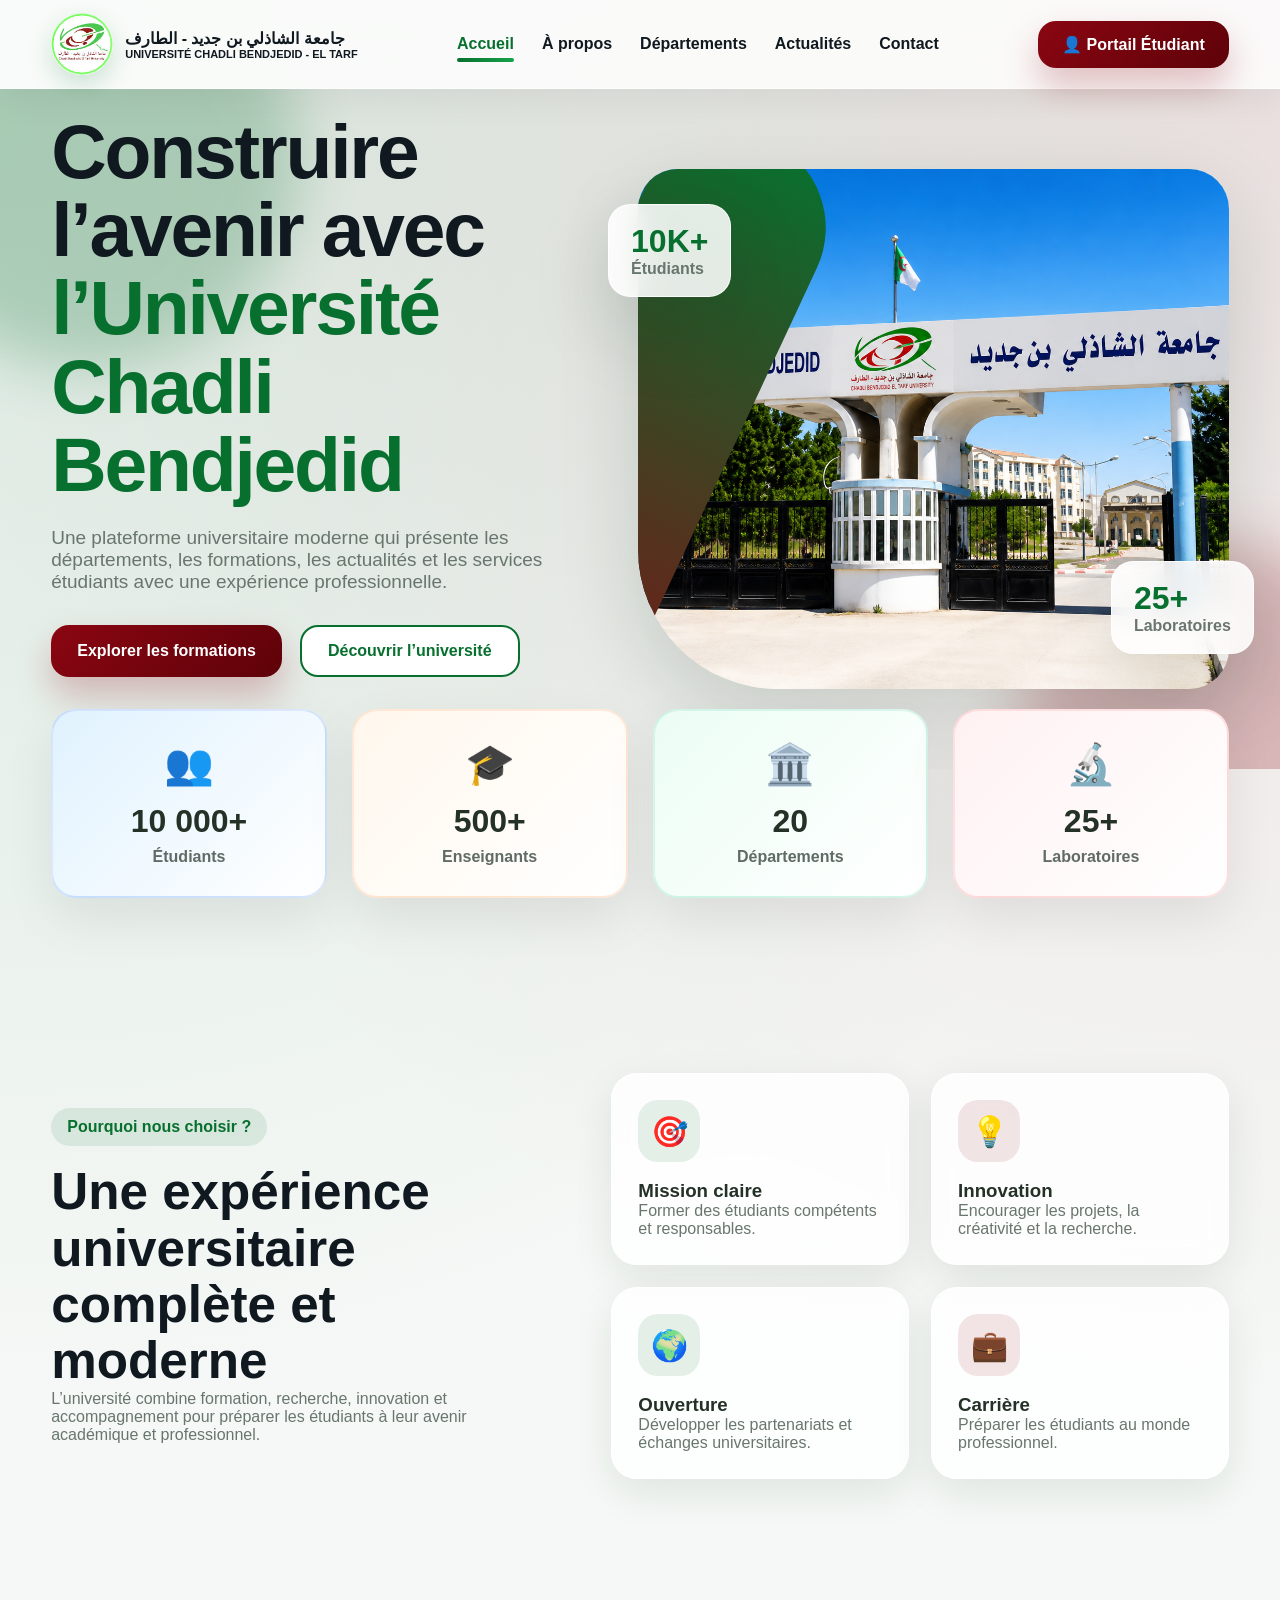
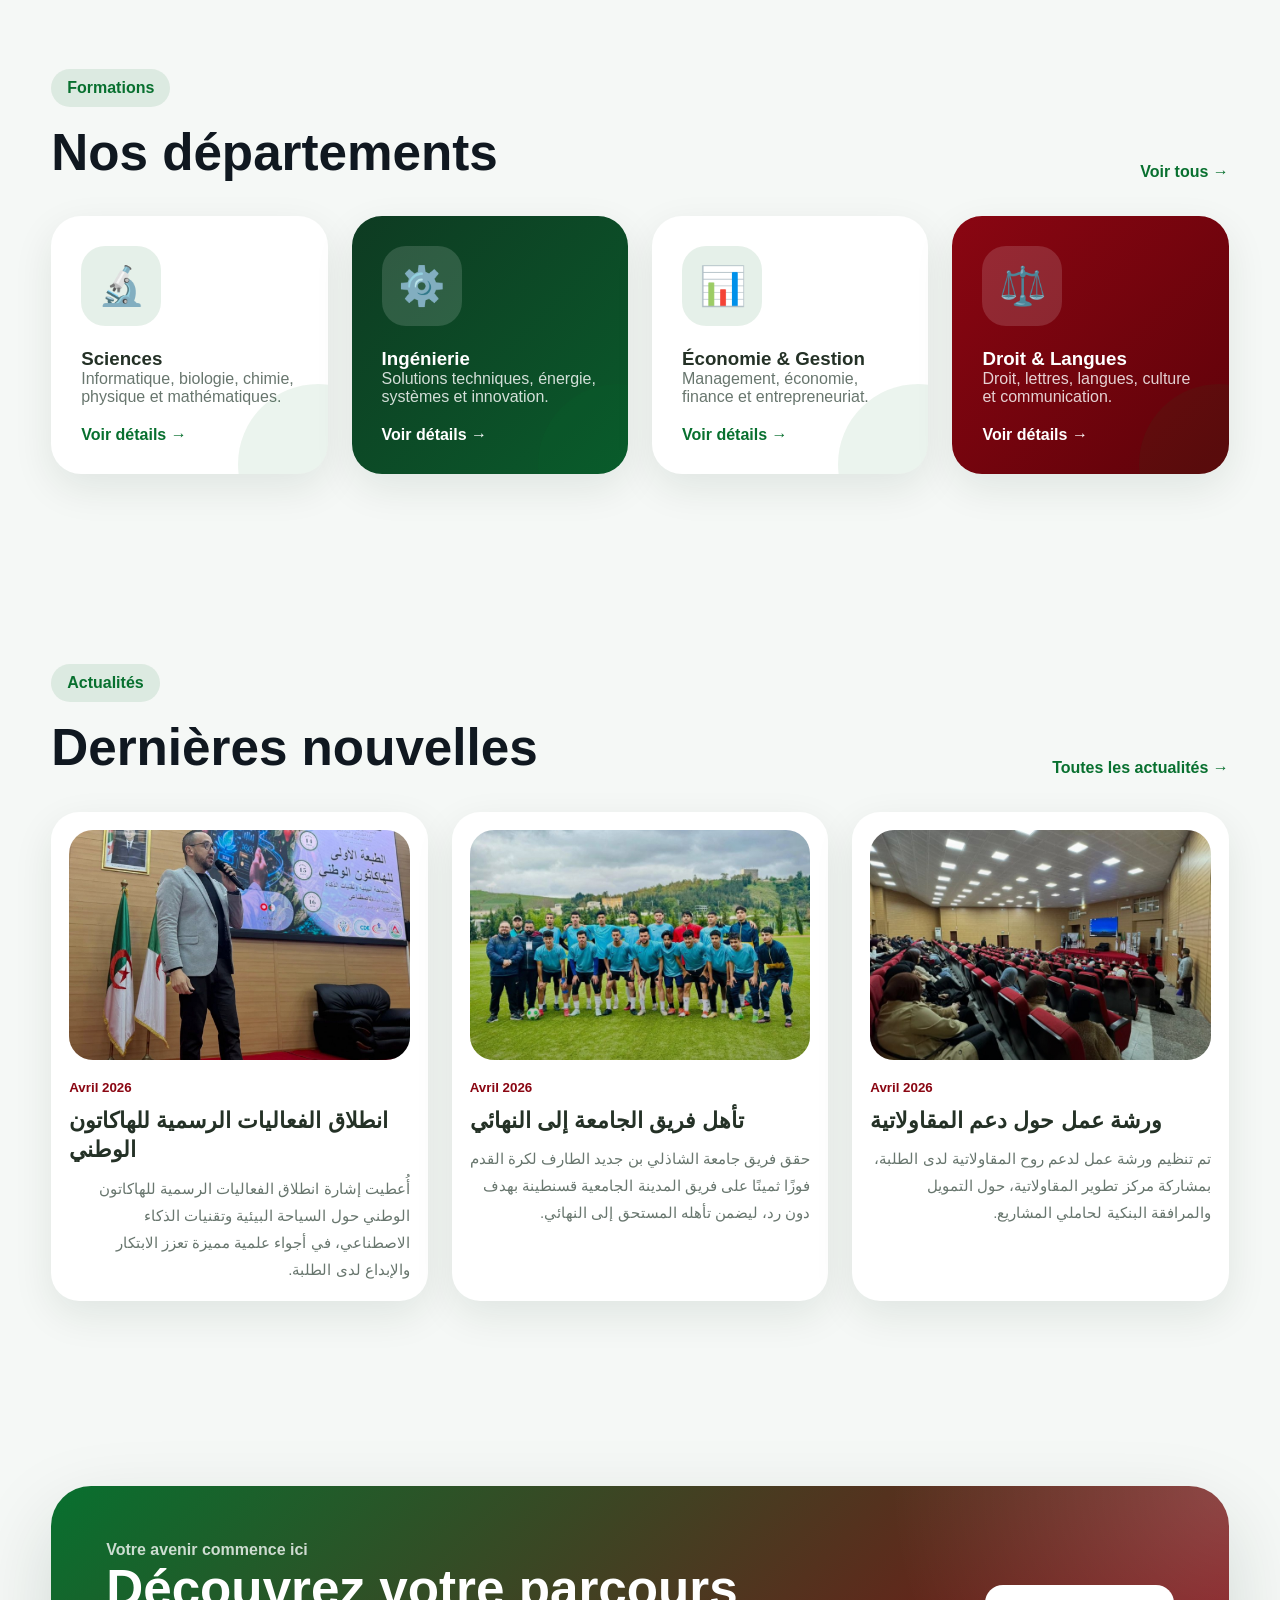
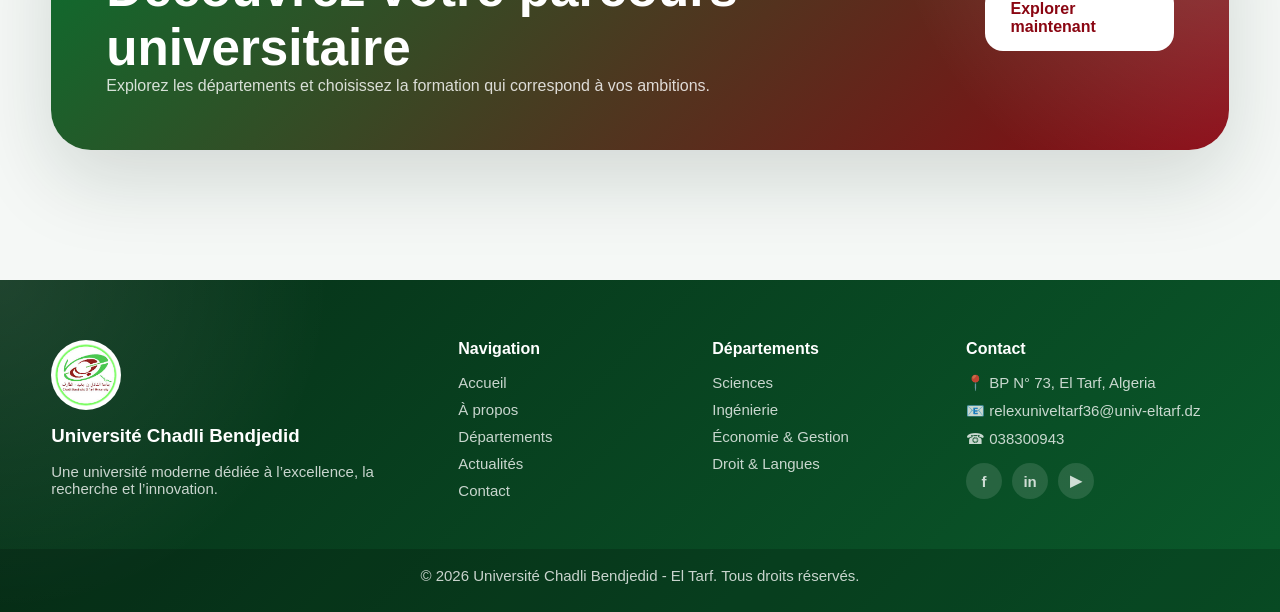
<file: index.html>
<!DOCTYPE html>
<html lang="fr">
<head>
  <meta charset="UTF-8">
  <meta name="viewport" content="width=device-width, initial-scale=1.0">
  <title>Université Chadli Bendjedid - El Tarf</title>
  <link rel="stylesheet" href="../Css/style.css">
</head>

<body>

<header class="navbar">
  <div class="container nav-content">
    <a href="index.html" class="brand">
      <img src="/Media/Pictures/logo.png" alt="Logo">
      <div>
        <strong>جامعة الشاذلي بن جديد - الطارف</strong>
        <span>UNIVERSITÉ CHADLI BENDJEDID - EL TARF</span>
      </div>
    </a>

    <nav>
      <a class="active" href="index.html">Accueil</a>
      <a href="about.html">À propos</a>
      <a href="departments.html">Départements</a>
      <a href="news.html">Actualités</a>
      <a href="contact.html">Contact</a>
    </nav>

    <a href="portal.html" class="portal-btn">👤 Portail Étudiant</a>
  </div>
</header>

<main>

<section class="hero">
  <div class="blob blob-one"></div>
  <div class="blob blob-two"></div>

  <div class="container hero-grid">

    <div class="hero-text">
      

      <h1>
        Construire l’avenir avec
        <span>l’Université Chadli Bendjedid</span>
      </h1>

      <p>
        Une plateforme universitaire moderne qui présente les départements,
        les formations, les actualités et les services étudiants avec une
        expérience professionnelle.
      </p>

      <div class="hero-actions">
        <a href="departments.html" class="btn primary">Explorer les formations</a>
        <a href="about.html" class="btn secondary">Découvrir l’université</a>
      </div>

      <div class="trust-row">
        <div>✓ Qualité</div>
        <div>✓ Quantité</div>
        <div>✓ Variété</div>
      </div>
    </div>

    <div class="hero-visual">
      <div class="image-card">
        <img src="/Media/Pictures/c5f71369-85ed-4efa-8779-0fc9af200cff.png" alt="Campus">
      </div>

      <div class="floating-card top-card">
        <strong>10K+</strong>
        <span>Étudiants</span>
      </div>

      <div class="floating-card bottom-card">
        <strong>25+</strong>
        <span>Laboratoires</span>
      </div>
    </div>

  </div>
</section>

<section class="stats">
  <div class="container stats-grid">

    <div class="stat">
      <div class="stat-icon">👥</div>
      <h3>10 000+</h3>
      <p>Étudiants</p>
    </div>

    <div class="stat">
      <div class="stat-icon">🎓</div>
      <h3>500+</h3>
      <p>Enseignants</p>
    </div>

    <div class="stat">
      <div class="stat-icon">🏛️</div>
      <h3>20</h3>
      <p>Départements</p>
    </div>

    <div class="stat">
      <div class="stat-icon">🔬</div>
      <h3>25+</h3>
      <p>Laboratoires</p>
    </div>

  </div>
</section>

<section class="section excellence">
  <div class="container excellence-grid">
    <div>
      <span class="label">Pourquoi nous choisir ?</span>
      <h2>Une expérience universitaire complète et moderne</h2>
      <p>
        L’université combine formation, recherche, innovation et accompagnement
        pour préparer les étudiants à leur avenir académique et professionnel.
      </p>
    </div>

    <div class="features">
      <div class="feature">
        <div class="icon">🎯</div>
        <h3>Mission claire</h3>
        <p>Former des étudiants compétents et responsables.</p>
      </div>

      <div class="feature">
        <div class="icon red">💡</div>
        <h3>Innovation</h3>
        <p>Encourager les projets, la créativité et la recherche.</p>
      </div>

      <div class="feature">
        <div class="icon">🌍</div>
        <h3>Ouverture</h3>
        <p>Développer les partenariats et échanges universitaires.</p>
      </div>

      <div class="feature">
        <div class="icon red">💼</div>
        <h3>Carrière</h3>
        <p>Préparer les étudiants au monde professionnel.</p>
      </div>
    </div>
  </div>
</section>

<section class="section departments">
  <div class="container">
    <div class="section-head">
      <div>
        <span class="label">Formations</span>
        <h2>Nos départements</h2>
      </div>
      <a href="departments.html">Voir tous →</a>
    </div>

    <div class="dept-grid">
      <a href="department-sciences.html" class="dept-card">
        <div class="dept-icon">🔬</div>
        <h3>Sciences</h3>
        <p>Informatique, biologie, chimie, physique et mathématiques.</p>
        <span>Voir détails →</span>
      </a>

      <a href="department-engineering.html" class="dept-card dark">
        <div class="dept-icon">⚙️</div>
        <h3>Ingénierie</h3>
        <p>Solutions techniques, énergie, systèmes et innovation.</p>
        <span>Voir détails →</span>
      </a>

      <a href="department-business.html" class="dept-card">
        <div class="dept-icon">📊</div>
        <h3>Économie & Gestion</h3>
        <p>Management, économie, finance et entrepreneuriat.</p>
        <span>Voir détails →</span>
      </a>

      <a href="department-law.html" class="dept-card red">
        <div class="dept-icon">⚖️</div>
        <h3>Droit & Langues</h3>
        <p>Droit, lettres, langues, culture et communication.</p>
        <span>Voir détails →</span>
      </a>
    </div>
  </div>
</section>

<section class="section news">
  <div class="container">
    <div class="section-head">
      <div>
        <span class="label">Actualités</span>
        <h2>Dernières nouvelles</h2>
      </div>
      <a href="news.html">Toutes les actualités →</a>
    </div>

    <div class="news-grid">

      <article class="news-card real-news">
        <div class="news-photo">
          <img src="/Media/Pictures/1776253156778.jpg" alt="Hackathon national">
        </div>
        <small>Avril 2026</small>
        <h3>انطلاق الفعاليات الرسمية للهاكاتون الوطني</h3>
        <p dir="rtl">
          أُعطيت إشارة انطلاق الفعاليات الرسمية للهاكاتون الوطني حول السياحة البيئية وتقنيات الذكاء الاصطناعي، في أجواء علمية مميزة تعزز الابتكار والإبداع لدى الطلبة.
        </p>
      </article>

      <article class="news-card real-news">
        <div class="news-photo">
          <img src="/Media/Pictures/1776202687885.jpg" alt="Équipe universitaire de football">
        </div>
        <small>Avril 2026</small>
        <h3>تأهل فريق الجامعة إلى النهائي</h3>
        <p dir="rtl">
          حقق فريق جامعة الشاذلي بن جديد الطارف لكرة القدم فوزًا ثمينًا على فريق المدينة الجامعية قسنطينة بهدف دون رد، ليضمن تأهله المستحق إلى النهائي.
        </p>
      </article>

      <article class="news-card real-news">
        <div class="news-photo">
          <img src="/Media/Pictures/1776174329134.jpg" alt="Atelier entrepreneuriat">
        </div>
        <small>Avril 2026</small>
        <h3>ورشة عمل حول دعم المقاولاتية</h3>
        <p dir="rtl">
          تم تنظيم ورشة عمل لدعم روح المقاولاتية لدى الطلبة، بمشاركة مركز تطوير المقاولاتية، حول التمويل والمرافقة البنكية لحاملي المشاريع.
        </p>
      </article>

    </div>
  </div>
</section>

<section class="cta">
  <div class="container cta-box">
    <div>
      <span>Votre avenir commence ici</span>
      <h2>Découvrez votre parcours universitaire</h2>
      <p>Explorez les départements et choisissez la formation qui correspond à vos ambitions.</p>
    </div>

    <a href="departments.html" class="btn light">Explorer maintenant</a>
  </div>
</section>

</main>

<footer class="footer">
  <div class="container footer-grid">

    <div class="footer-brand">
      <img src="/Media/Pictures/logo.png" alt="Logo">
      <h3>Université Chadli Bendjedid</h3>
      <p>Une université moderne dédiée à l’excellence, la recherche et l’innovation.</p>
    </div>

    <div>
      <h4>Navigation</h4>
      <a href="index.html">Accueil</a>
      <a href="about.html">À propos</a>
      <a href="departments.html">Départements</a>
      <a href="news.html">Actualités</a>
      <a href="contact.html">Contact</a>
    </div>

    <div>
      <h4>Départements</h4>
      <a href="department-sciences.html">Sciences</a>
      <a href="department-engineering.html">Ingénierie</a>
      <a href="department-business.html">Économie & Gestion</a>
      <a href="department-law.html">Droit & Langues</a>
    </div>

    <div>
      <h4>Contact</h4>
      <p>📍 BP N° 73, El Tarf, Algeria</p>
      <p>📧 relexuniveltarf36@univ-eltarf.dz</p>
      <p>☎ 038300943</p>

      <div class="socials">
        <span><a href="https://www.facebook.com/UcbetOfficial" target="_blank">f</a></span>
        <span><a href="https://www.linkedin.com/company/universit%C3%A9-chadli-bendjedid-el-tarf" target="_blank">in</a></span>
        <span><a href="https://www.youtube.com/@universitechadlibendjedid-3746/featured" target="_blank">▶</a></span>
      </div>
    </div>

  </div>

  <div class="footer-bottom">
    <p>© 2026 Université Chadli Bendjedid - El Tarf. Tous droits réservés.</p>
  </div>
</footer>

</body>
</html>
</file>
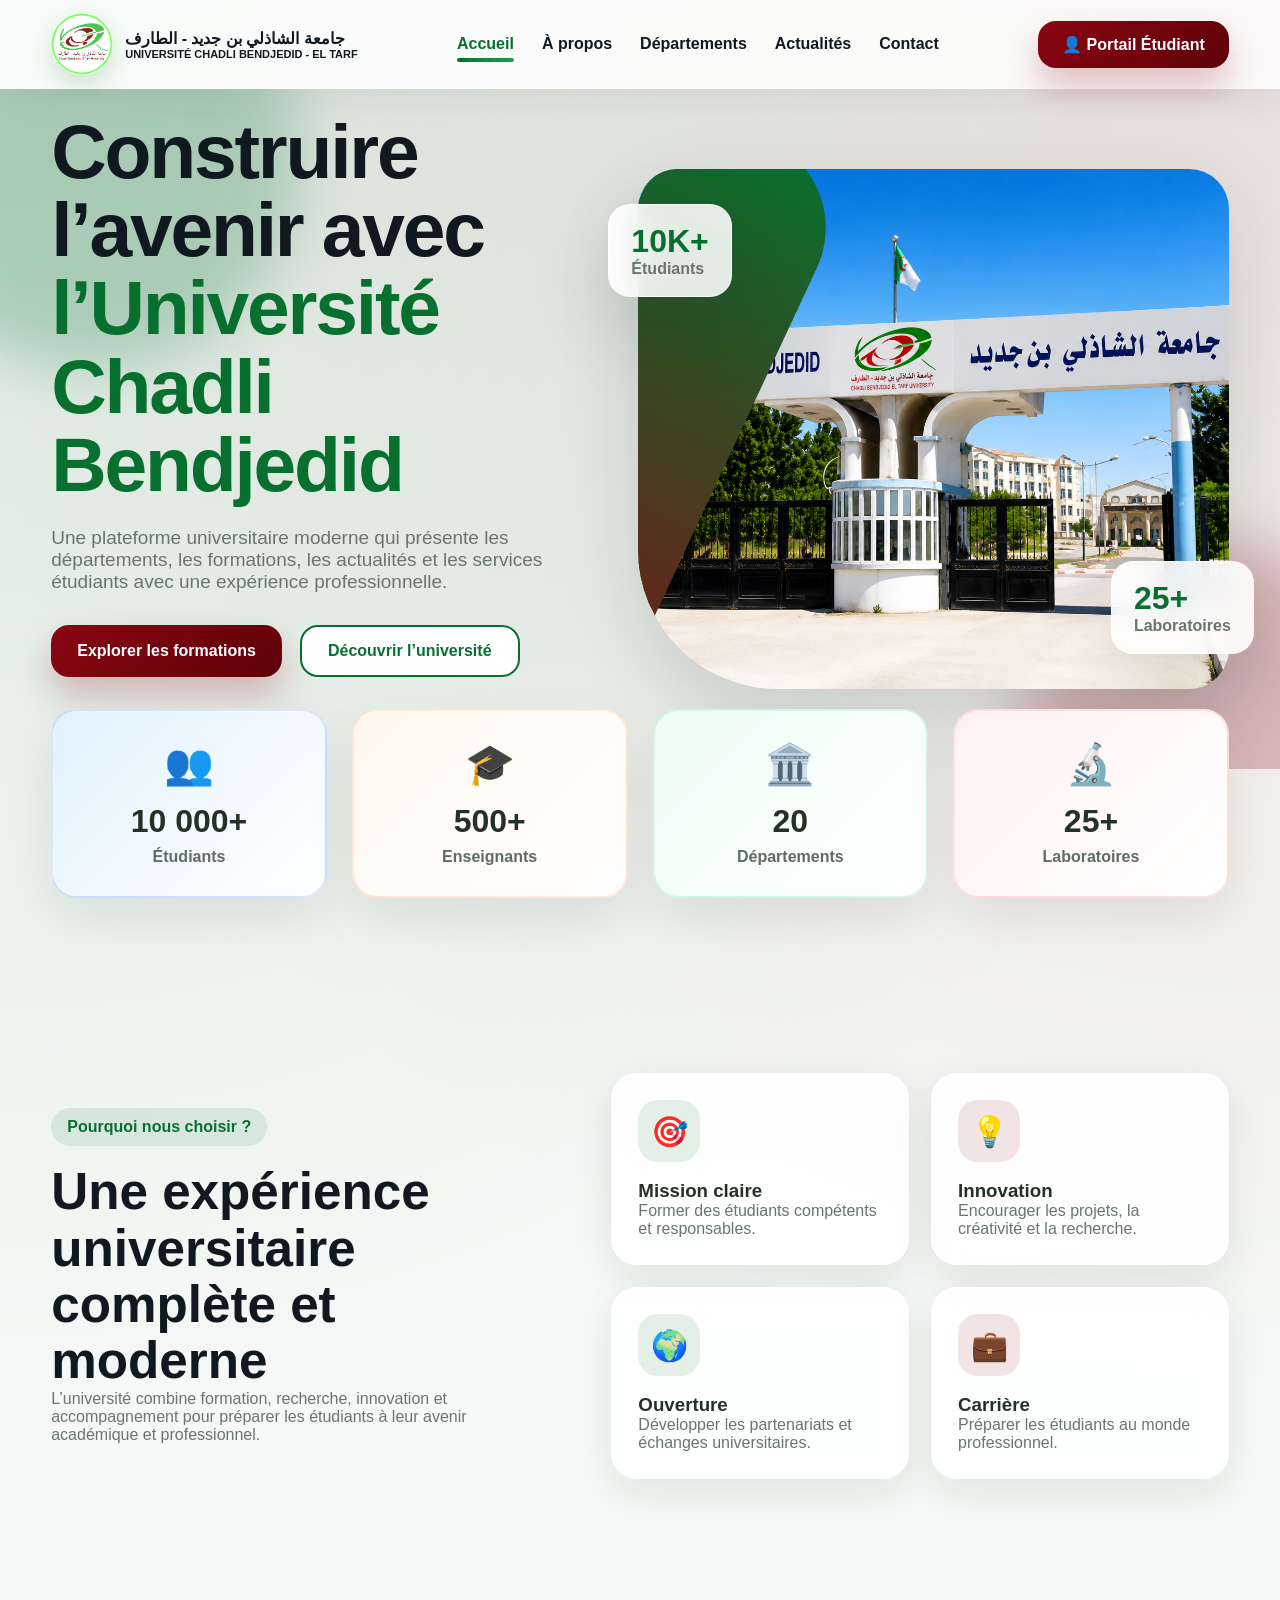
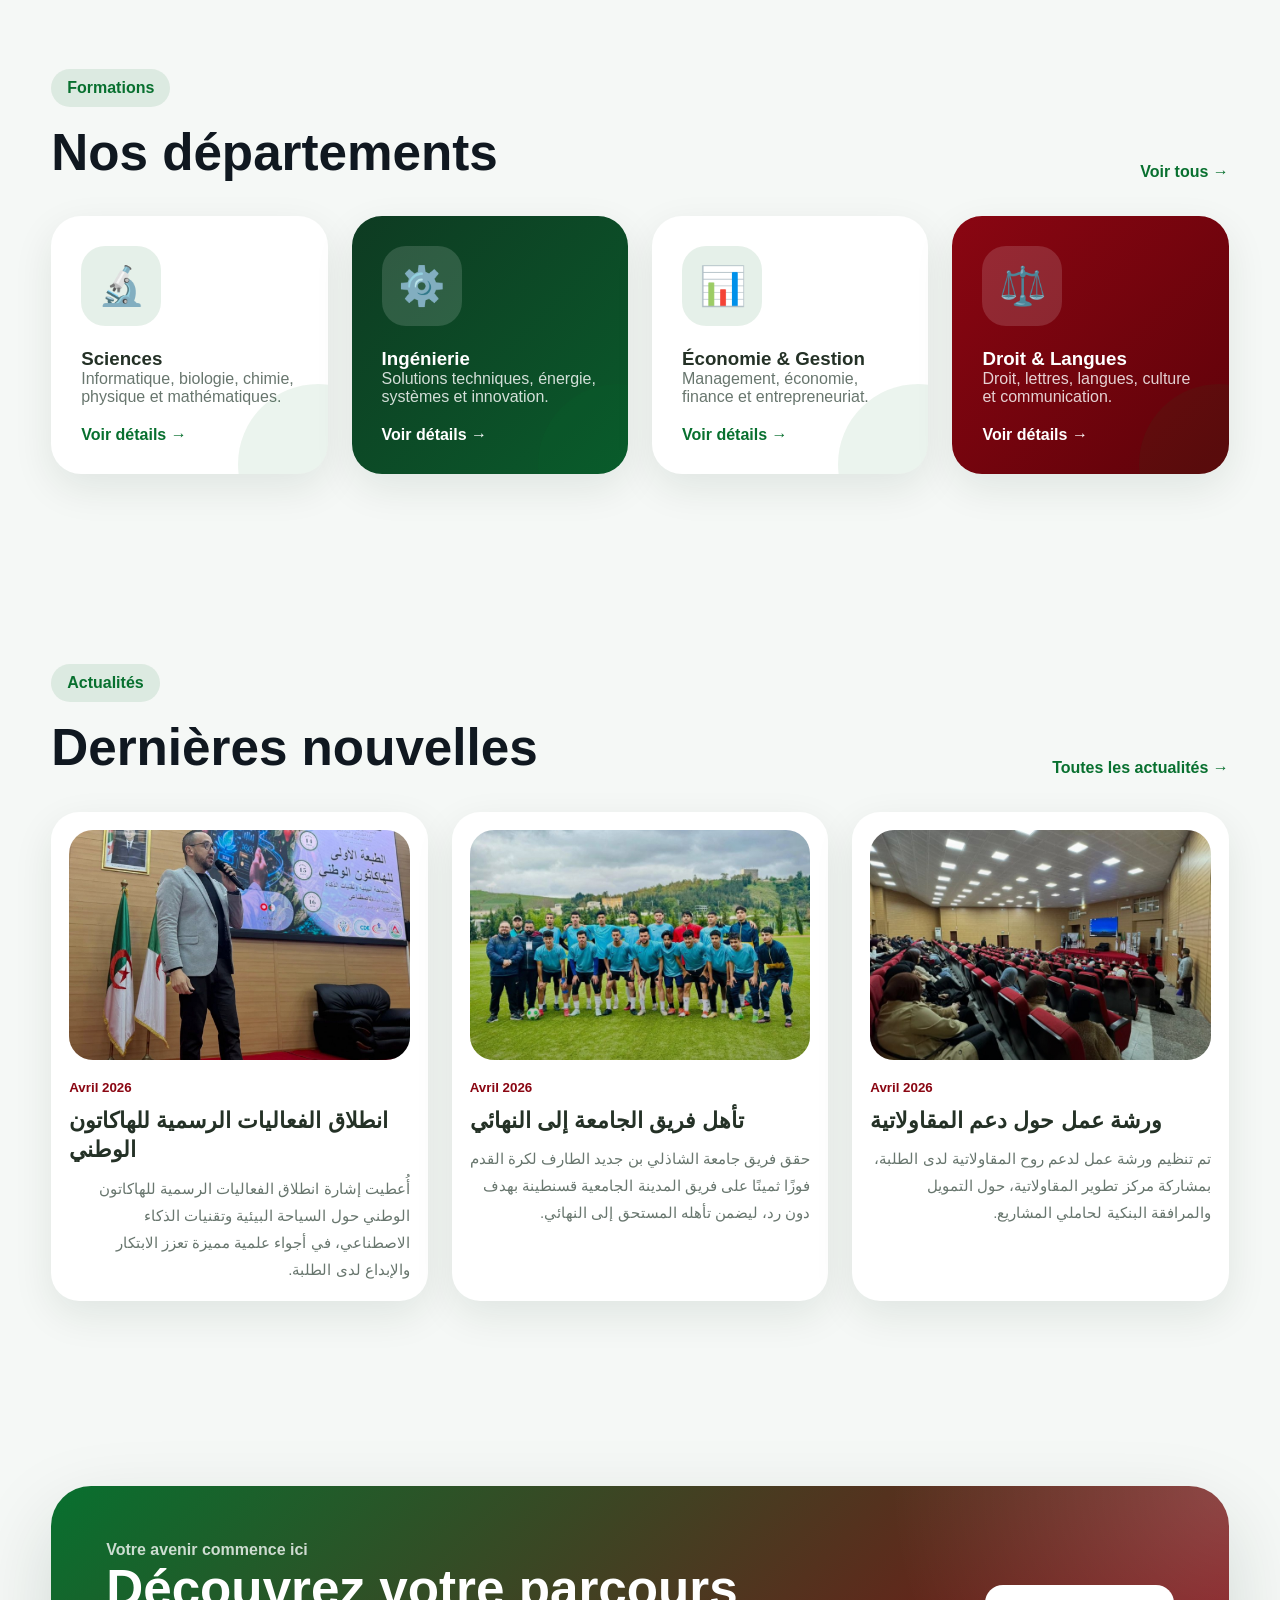
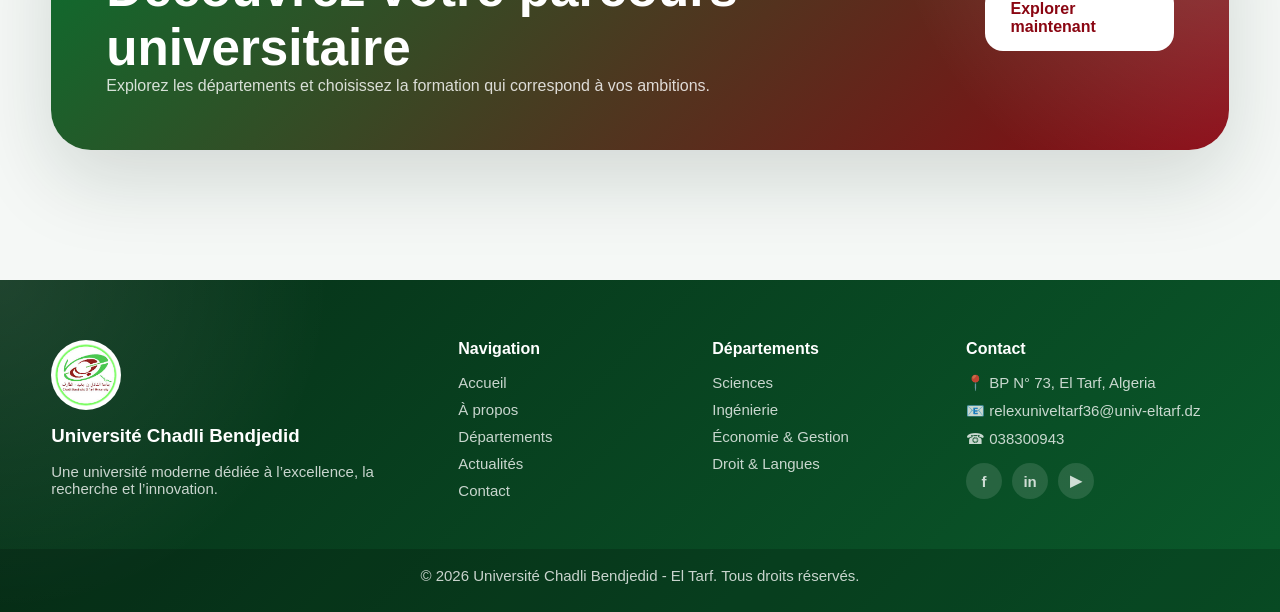
<file: Html/index.html>
<!DOCTYPE html>
<html lang="fr">
<head>
  <meta charset="UTF-8">
  <meta name="viewport" content="width=device-width, initial-scale=1.0">
  <title>Université Chadli Bendjedid - El Tarf</title>
  <link rel="stylesheet" href="/Css/style.css">
</head>

<body>

<header class="navbar">
  <div class="container nav-content">
    <a href="index.html" class="brand">
      <img src="/Media/Pictures/logo.png" alt="Logo">
      <div>
        <strong>جامعة الشاذلي بن جديد - الطارف</strong>
        <span>UNIVERSITÉ CHADLI BENDJEDID - EL TARF</span>
      </div>
    </a>

    <nav>
      <a class="active" href="index.html">Accueil</a>
      <a href="about.html">À propos</a>
      <a href="departments.html">Départements</a>
      <a href="news.html">Actualités</a>
      <a href="contact.html">Contact</a>
    </nav>

    <a href="portal.html" class="portal-btn">👤 Portail Étudiant</a>
  </div>
</header>

<main>

<section class="hero">
  <div class="blob blob-one"></div>
  <div class="blob blob-two"></div>

  <div class="container hero-grid">

    <div class="hero-text">
      

      <h1>
        Construire l’avenir avec
        <span>l’Université Chadli Bendjedid</span>
      </h1>

      <p>
        Une plateforme universitaire moderne qui présente les départements,
        les formations, les actualités et les services étudiants avec une
        expérience professionnelle.
      </p>

      <div class="hero-actions">
        <a href="departments.html" class="btn primary">Explorer les formations</a>
        <a href="about.html" class="btn secondary">Découvrir l’université</a>
      </div>

      <div class="trust-row">
        <div>✓ Qualité</div>
        <div>✓ Quantité</div>
        <div>✓ Variété</div>
      </div>
    </div>

    <div class="hero-visual">
      <div class="image-card">
        <img src="/Media/Pictures/c5f71369-85ed-4efa-8779-0fc9af200cff.png" alt="Campus">
      </div>

      <div class="floating-card top-card">
        <strong>10K+</strong>
        <span>Étudiants</span>
      </div>

      <div class="floating-card bottom-card">
        <strong>25+</strong>
        <span>Laboratoires</span>
      </div>
    </div>

  </div>
</section>

<section class="stats">
  <div class="container stats-grid">

    <div class="stat">
      <div class="stat-icon">👥</div>
      <h3>10 000+</h3>
      <p>Étudiants</p>
    </div>

    <div class="stat">
      <div class="stat-icon">🎓</div>
      <h3>500+</h3>
      <p>Enseignants</p>
    </div>

    <div class="stat">
      <div class="stat-icon">🏛️</div>
      <h3>20</h3>
      <p>Départements</p>
    </div>

    <div class="stat">
      <div class="stat-icon">🔬</div>
      <h3>25+</h3>
      <p>Laboratoires</p>
    </div>

  </div>
</section>

<section class="section excellence">
  <div class="container excellence-grid">
    <div>
      <span class="label">Pourquoi nous choisir ?</span>
      <h2>Une expérience universitaire complète et moderne</h2>
      <p>
        L’université combine formation, recherche, innovation et accompagnement
        pour préparer les étudiants à leur avenir académique et professionnel.
      </p>
    </div>

    <div class="features">
      <div class="feature">
        <div class="icon">🎯</div>
        <h3>Mission claire</h3>
        <p>Former des étudiants compétents et responsables.</p>
      </div>

      <div class="feature">
        <div class="icon red">💡</div>
        <h3>Innovation</h3>
        <p>Encourager les projets, la créativité et la recherche.</p>
      </div>

      <div class="feature">
        <div class="icon">🌍</div>
        <h3>Ouverture</h3>
        <p>Développer les partenariats et échanges universitaires.</p>
      </div>

      <div class="feature">
        <div class="icon red">💼</div>
        <h3>Carrière</h3>
        <p>Préparer les étudiants au monde professionnel.</p>
      </div>
    </div>
  </div>
</section>

<section class="section departments">
  <div class="container">
    <div class="section-head">
      <div>
        <span class="label">Formations</span>
        <h2>Nos départements</h2>
      </div>
      <a href="departments.html">Voir tous →</a>
    </div>

    <div class="dept-grid">
      <a href="department-sciences.html" class="dept-card">
        <div class="dept-icon">🔬</div>
        <h3>Sciences</h3>
        <p>Informatique, biologie, chimie, physique et mathématiques.</p>
        <span>Voir détails →</span>
      </a>

      <a href="department-engineering.html" class="dept-card dark">
        <div class="dept-icon">⚙️</div>
        <h3>Ingénierie</h3>
        <p>Solutions techniques, énergie, systèmes et innovation.</p>
        <span>Voir détails →</span>
      </a>

      <a href="department-business.html" class="dept-card">
        <div class="dept-icon">📊</div>
        <h3>Économie & Gestion</h3>
        <p>Management, économie, finance et entrepreneuriat.</p>
        <span>Voir détails →</span>
      </a>

      <a href="department-law.html" class="dept-card red">
        <div class="dept-icon">⚖️</div>
        <h3>Droit & Langues</h3>
        <p>Droit, lettres, langues, culture et communication.</p>
        <span>Voir détails →</span>
      </a>
    </div>
  </div>
</section>

<section class="section news">
  <div class="container">
    <div class="section-head">
      <div>
        <span class="label">Actualités</span>
        <h2>Dernières nouvelles</h2>
      </div>
      <a href="news.html">Toutes les actualités →</a>
    </div>

    <div class="news-grid">

      <article class="news-card real-news">
        <div class="news-photo">
          <img src="/Media/Pictures/1776253156778.jpg" alt="Hackathon national">
        </div>
        <small>Avril 2026</small>
        <h3>انطلاق الفعاليات الرسمية للهاكاتون الوطني</h3>
        <p dir="rtl">
          أُعطيت إشارة انطلاق الفعاليات الرسمية للهاكاتون الوطني حول السياحة البيئية وتقنيات الذكاء الاصطناعي، في أجواء علمية مميزة تعزز الابتكار والإبداع لدى الطلبة.
        </p>
      </article>

      <article class="news-card real-news">
        <div class="news-photo">
          <img src="/Media/Pictures/1776202687885.jpg" alt="Équipe universitaire de football">
        </div>
        <small>Avril 2026</small>
        <h3>تأهل فريق الجامعة إلى النهائي</h3>
        <p dir="rtl">
          حقق فريق جامعة الشاذلي بن جديد الطارف لكرة القدم فوزًا ثمينًا على فريق المدينة الجامعية قسنطينة بهدف دون رد، ليضمن تأهله المستحق إلى النهائي.
        </p>
      </article>

      <article class="news-card real-news">
        <div class="news-photo">
          <img src="/Media/Pictures/1776174329134.jpg" alt="Atelier entrepreneuriat">
        </div>
        <small>Avril 2026</small>
        <h3>ورشة عمل حول دعم المقاولاتية</h3>
        <p dir="rtl">
          تم تنظيم ورشة عمل لدعم روح المقاولاتية لدى الطلبة، بمشاركة مركز تطوير المقاولاتية، حول التمويل والمرافقة البنكية لحاملي المشاريع.
        </p>
      </article>

    </div>
  </div>
</section>

<section class="cta">
  <div class="container cta-box">
    <div>
      <span>Votre avenir commence ici</span>
      <h2>Découvrez votre parcours universitaire</h2>
      <p>Explorez les départements et choisissez la formation qui correspond à vos ambitions.</p>
    </div>

    <a href="departments.html" class="btn light">Explorer maintenant</a>
  </div>
</section>

</main>

<footer class="footer">
  <div class="container footer-grid">

    <div class="footer-brand">
      <img src="/Media/Pictures/logo.png" alt="Logo">
      <h3>Université Chadli Bendjedid</h3>
      <p>Une université moderne dédiée à l’excellence, la recherche et l’innovation.</p>
    </div>

    <div>
      <h4>Navigation</h4>
      <a href="index.html">Accueil</a>
      <a href="about.html">À propos</a>
      <a href="departments.html">Départements</a>
      <a href="news.html">Actualités</a>
      <a href="contact.html">Contact</a>
    </div>

    <div>
      <h4>Départements</h4>
      <a href="department-sciences.html">Sciences</a>
      <a href="department-engineering.html">Ingénierie</a>
      <a href="department-business.html">Économie & Gestion</a>
      <a href="department-law.html">Droit & Langues</a>
    </div>

    <div>
      <h4>Contact</h4>
      <p>📍 BP N° 73, El Tarf, Algeria</p>
      <p>📧 relexuniveltarf36@univ-eltarf.dz</p>
      <p>☎ 038300943</p>

      <div class="socials">
        <span><a href="https://www.facebook.com/UcbetOfficial" target="_blank">f</a></span>
        <span><a href="https://www.linkedin.com/company/universit%C3%A9-chadli-bendjedid-el-tarf" target="_blank">in</a></span>
        <span><a href="https://www.youtube.com/@universitechadlibendjedid-3746/featured" target="_blank">▶</a></span>
      </div>
    </div>

  </div>

  <div class="footer-bottom">
    <p>© 2026 Université Chadli Bendjedid - El Tarf. Tous droits réservés.</p>
  </div>
</footer>

</body>
</html>
</file>
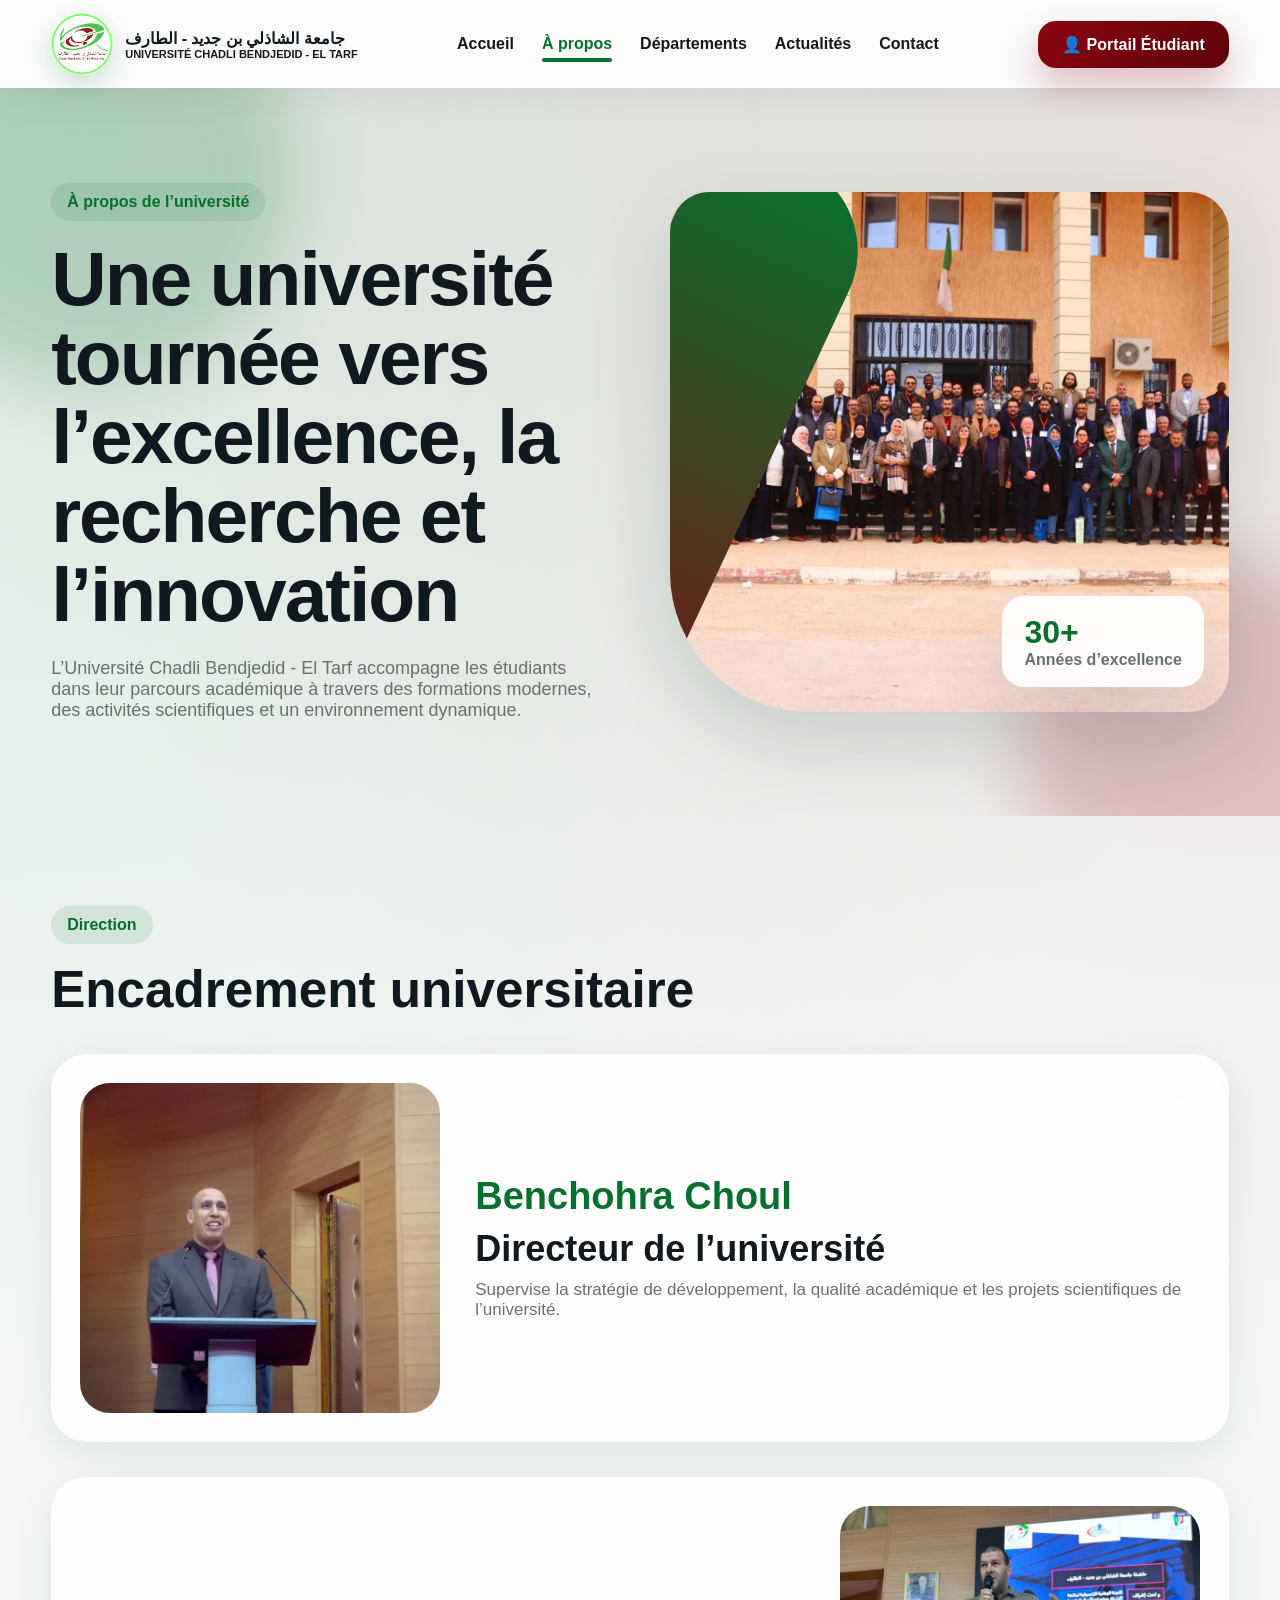
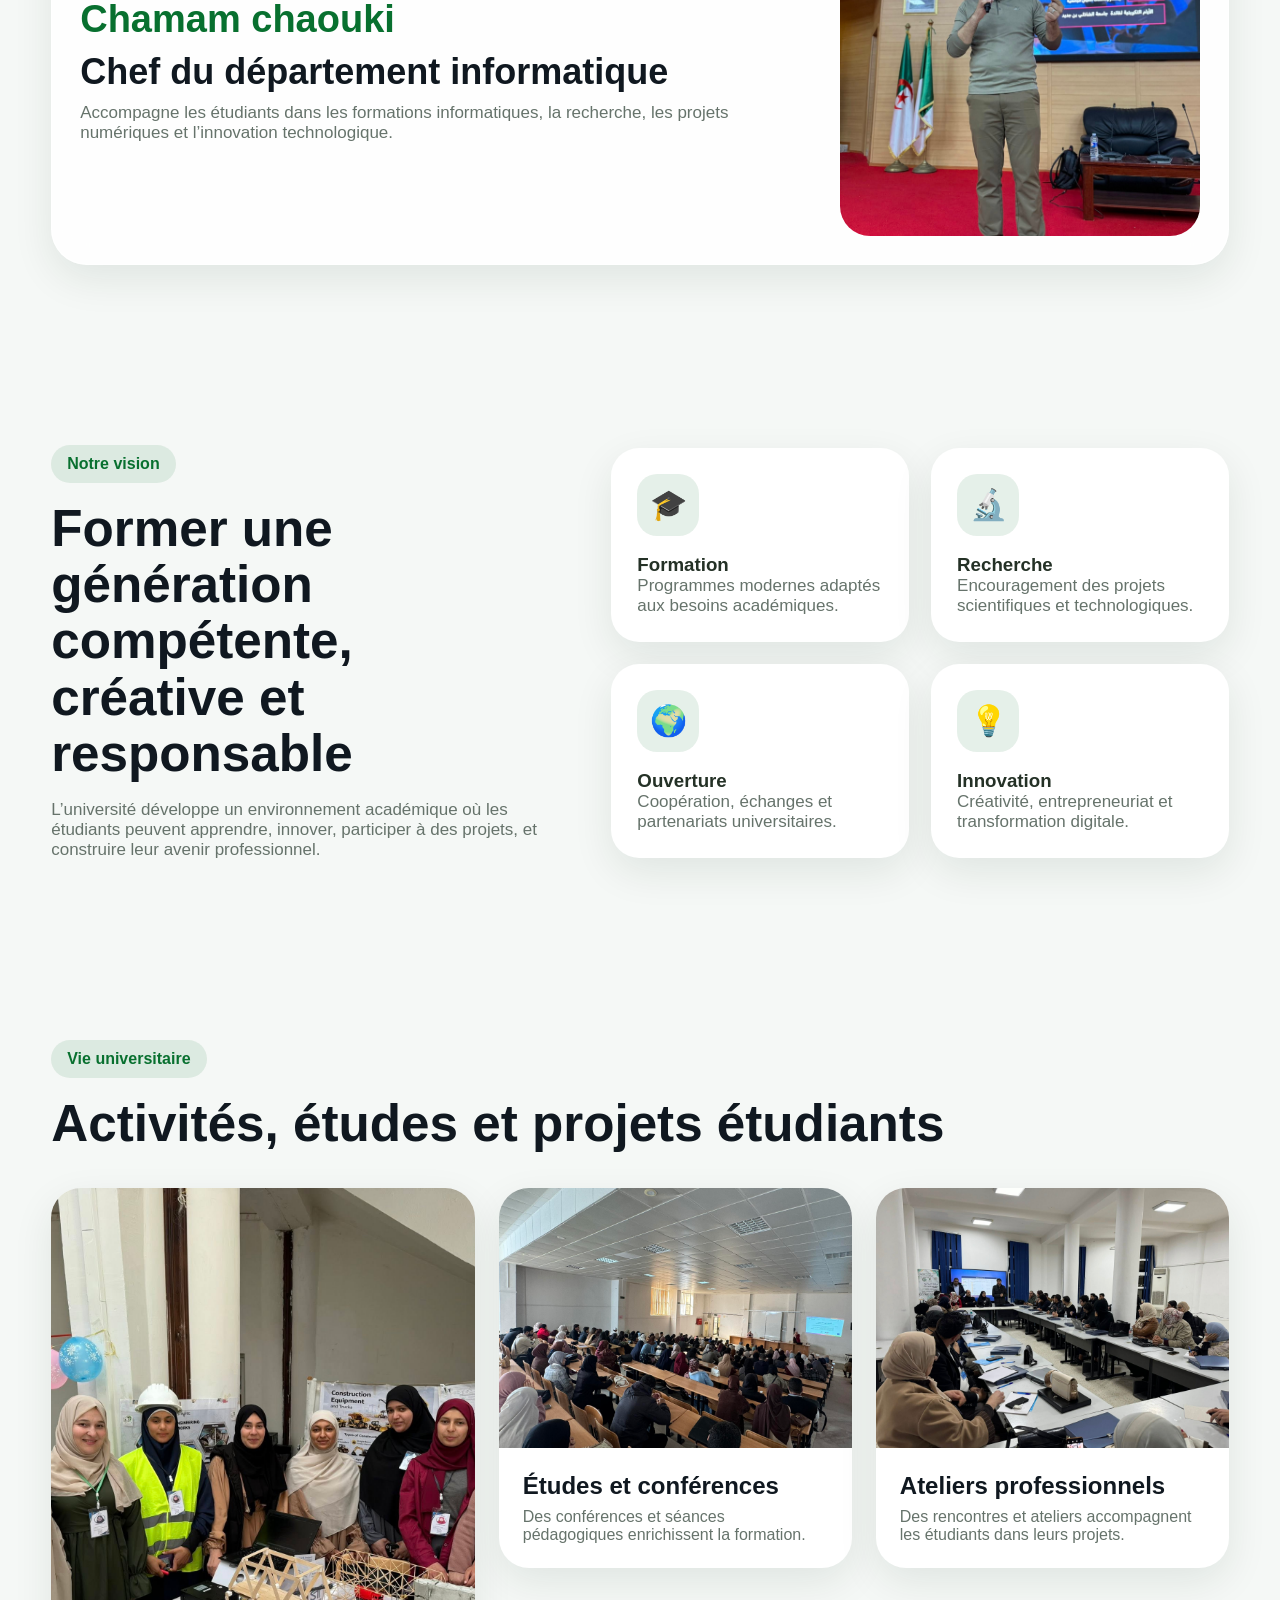
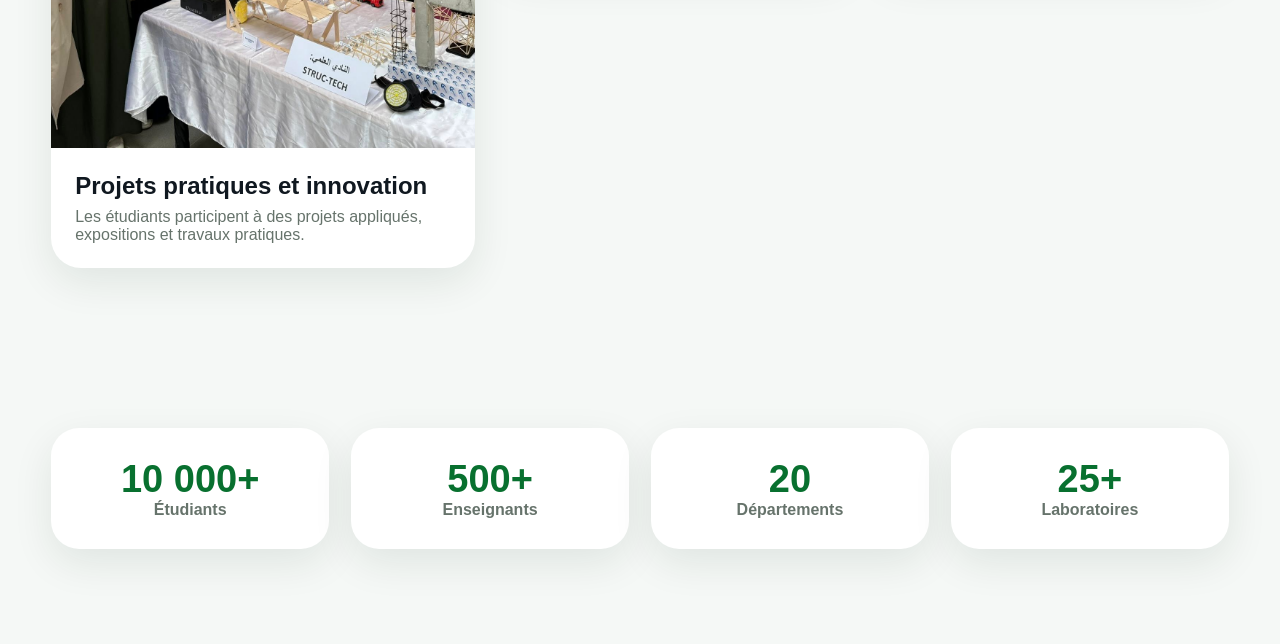
<file: Html/about.html>
<!DOCTYPE html>
<html lang="fr">
<head>
  <meta charset="UTF-8">
  <meta name="viewport" content="width=device-width, initial-scale=1.0">
  <title>À propos | Université Chadli Bendjedid</title>
  <link rel="stylesheet" href="../Css/about.css">
</head>

<body>

<header class="header">
  <div class="container nav">
    <a href="index.html" class="brand">
      <img src="/Media/Pictures/logo.png" alt="Logo">
      <div>
        <strong>جامعة الشاذلي بن جديد - الطارف</strong>
        <span>UNIVERSITÉ CHADLI BENDJEDID - EL TARF</span>
      </div>
    </a>

    <nav class="menu">
      <a href="index.html">Accueil</a>
      <a href="about.html" class="active">À propos</a>
      <a href="departments.html">Départements</a>
      <a href="news.html">Actualités</a>
      <a href="contact.html">Contact</a>
    </nav>

    <a href="portal.html" class="portal-btn">👤 Portail Étudiant</a>
  </div>
</header>

<main>

<section class="about-hero">
  <div class="blob green"></div>
  <div class="blob red"></div>

  <div class="container hero-grid">
    <div>
      <span class="tag">À propos de l’université</span>
      <h1>Une université tournée vers l’excellence, la recherche et l’innovation</h1>
      <p>
        L’Université Chadli Bendjedid - El Tarf accompagne les étudiants dans leur parcours académique
        à travers des formations modernes, des activités scientifiques et un environnement dynamique.
      </p>
    </div>

    <div class="hero-image">
      <img src="/Media/Pictures/e.jpg" alt="Activité universitaire">
      <div class="floating-box">
        <strong>30+</strong>
        <span>Années d’excellence</span>
      </div>
    </div>
  </div>
</section>

<section class="leaders-section">
  <div class="container">
    <div class="section-title">
      <span class="tag">Direction</span>
      <h2>Encadrement universitaire</h2>
    </div>

    <div class="leaders-grid">

      <div class="leader-profile">
        <div class="leader-photo">
          <img src="/Media/Pictures/maxresdefault.jpg" alt="Directeur de l'université">
        </div>
        <div class="leader-info">
          <span class="dg">Benchohra Choul</span>
          <h3>Directeur de l’université</h3>
          <p>
            Supervise la stratégie de développement, la qualité académique et les projets
            scientifiques de l’université.
          </p>
        </div>
      </div>

      <div class="leader-profile reverse">
        <div class="leader-photo">
          <img src="../Media/Pictures/chmam.jpg" alt="Chef département informatique">
        </div>
        <div class="leader-info">
          <span class="dg">Chamam chaouki</span>
          <h3>Chef du département informatique</h3>
          <p>
            Accompagne les étudiants dans les formations informatiques, la recherche,
            les projets numériques et l’innovation technologique.
          </p>
        </div>
      </div>

    </div>
  </div>
</section>

<section class="mission-section">
  <div class="container mission-grid">

    <div>
      <span class="tag">Notre vision</span>
      <h2>Former une génération compétente, créative et responsable</h2>
      <p>
        L’université développe un environnement académique où les étudiants peuvent apprendre,
        innover, participer à des projets, et construire leur avenir professionnel.
      </p>
    </div>

    <div class="mission-cards">
      <div class="mission-card">
        <span>🎓</span>
        <h3>Formation</h3>
        <p>Programmes modernes adaptés aux besoins académiques.</p>
      </div>

      <div class="mission-card">
        <span>🔬</span>
        <h3>Recherche</h3>
        <p>Encouragement des projets scientifiques et technologiques.</p>
      </div>

      <div class="mission-card">
        <span>🌍</span>
        <h3>Ouverture</h3>
        <p>Coopération, échanges et partenariats universitaires.</p>
      </div>

      <div class="mission-card">
        <span>💡</span>
        <h3>Innovation</h3>
        <p>Créativité, entrepreneuriat et transformation digitale.</p>
      </div>
    </div>

  </div>
</section>

<section class="activities-section">
  <div class="container">
    <div class="section-title row">
      <div>
        <span class="tag">Vie universitaire</span>
        <h2>Activités, études et projets étudiants</h2>
      </div>
    </div>

    <div class="activity-grid">

      <div class="activity-card big">
        <img src="/Media/Pictures/Proj.jpg" alt="Projet étudiant">
        <div>
          <h3>Projets pratiques et innovation</h3>
          <p>Les étudiants participent à des projets appliqués, expositions et travaux pratiques.</p>
        </div>
      </div>

      <div class="activity-card">
        <img src="/Media/Pictures/Cour.jpg" alt="Cours universitaire">
        <div>
          <h3>Études et conférences</h3>
          <p>Des conférences et séances pédagogiques enrichissent la formation.</p>
        </div>
      </div>

      <div class="activity-card">
        <img src="/Media/Pictures/Alt.jpg" alt="Réunion universitaire">
        <div>
          <h3>Ateliers professionnels</h3>
          <p>Des rencontres et ateliers accompagnent les étudiants dans leurs projets.</p>
        </div>
      </div>

    </div>
  </div>
</section>

<section class="stats-section">
  <div class="container stats-grid">
    <div class="stat">
      <strong>10 000+</strong>
      <span>Étudiants</span>
    </div>
    <div class="stat">
      <strong>500+</strong>
      <span>Enseignants</span>
    </div>
    <div class="stat">
      <strong>20</strong>
      <span>Départements</span>
    </div>
    <div class="stat">
      <strong>25+</strong>
      <span>Laboratoires</span>
    </div>
  </div>
</section>

</main>



</body>
</html>
</file>
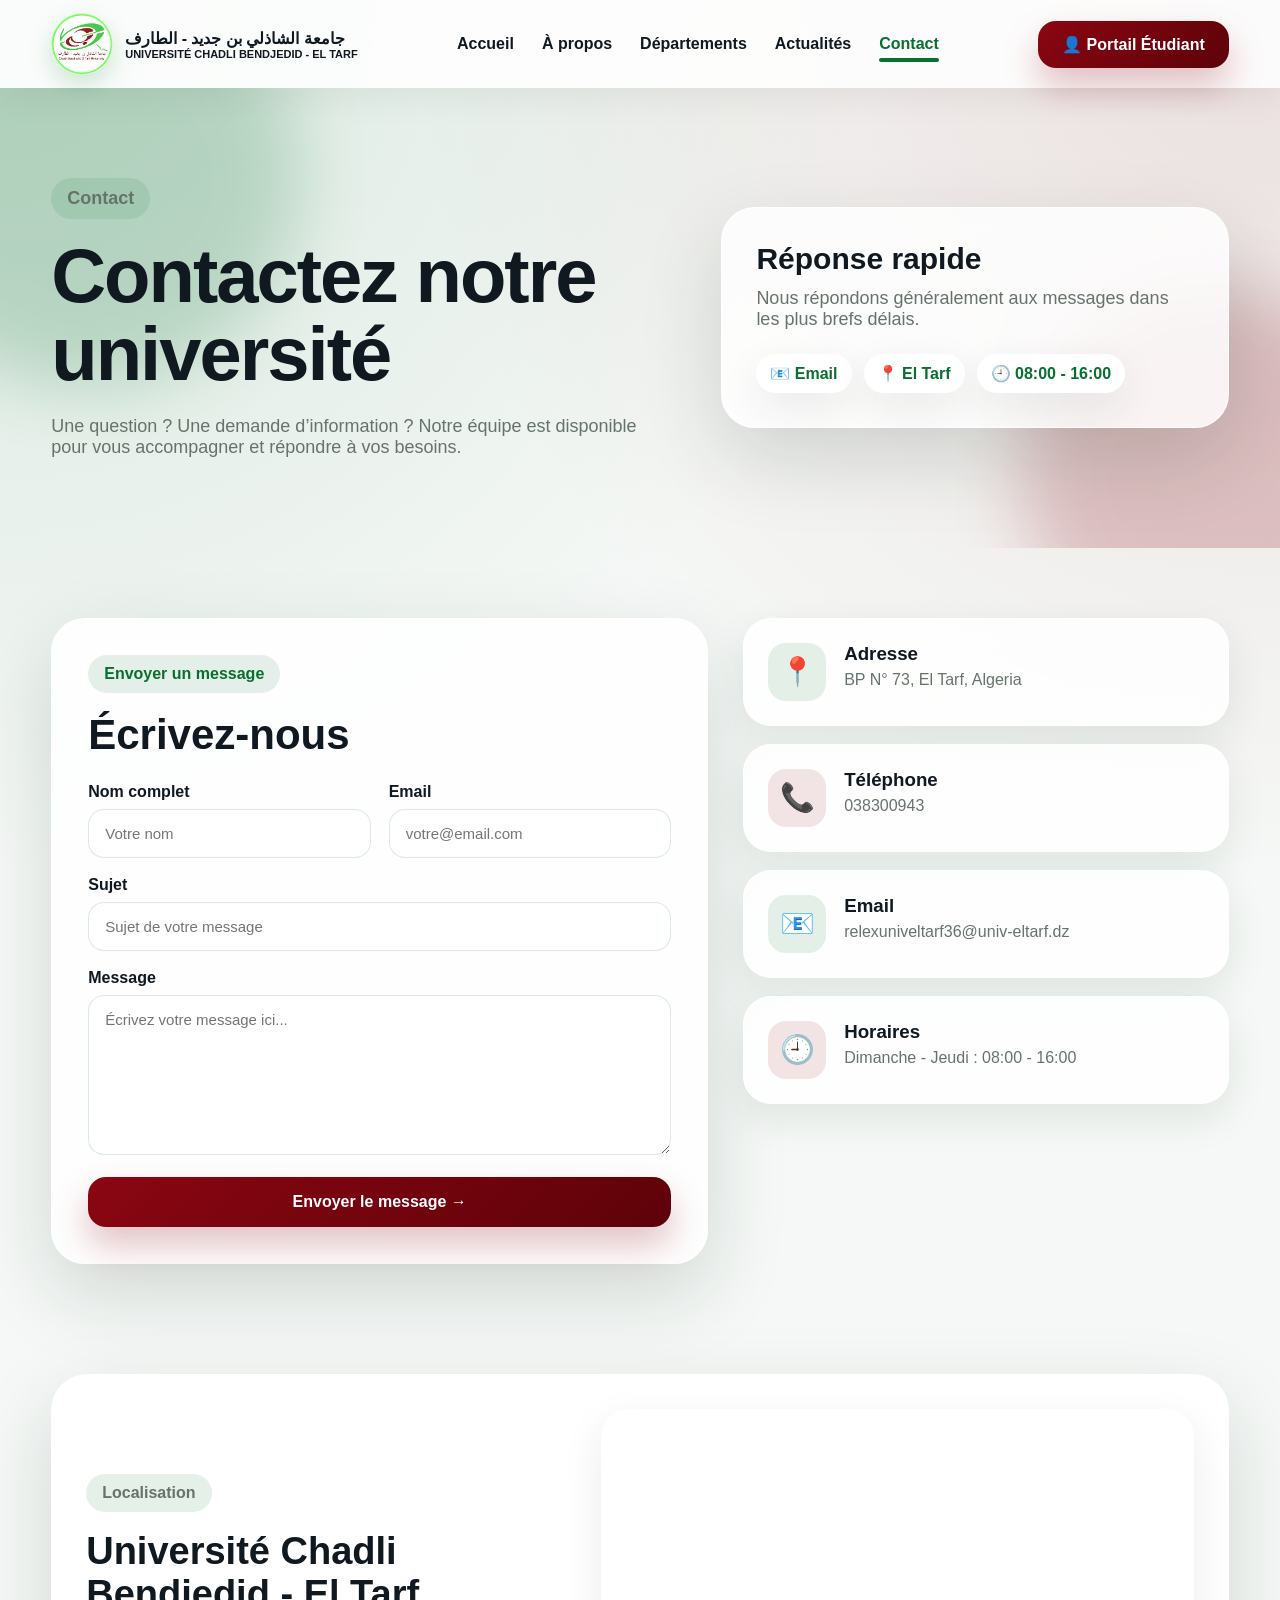
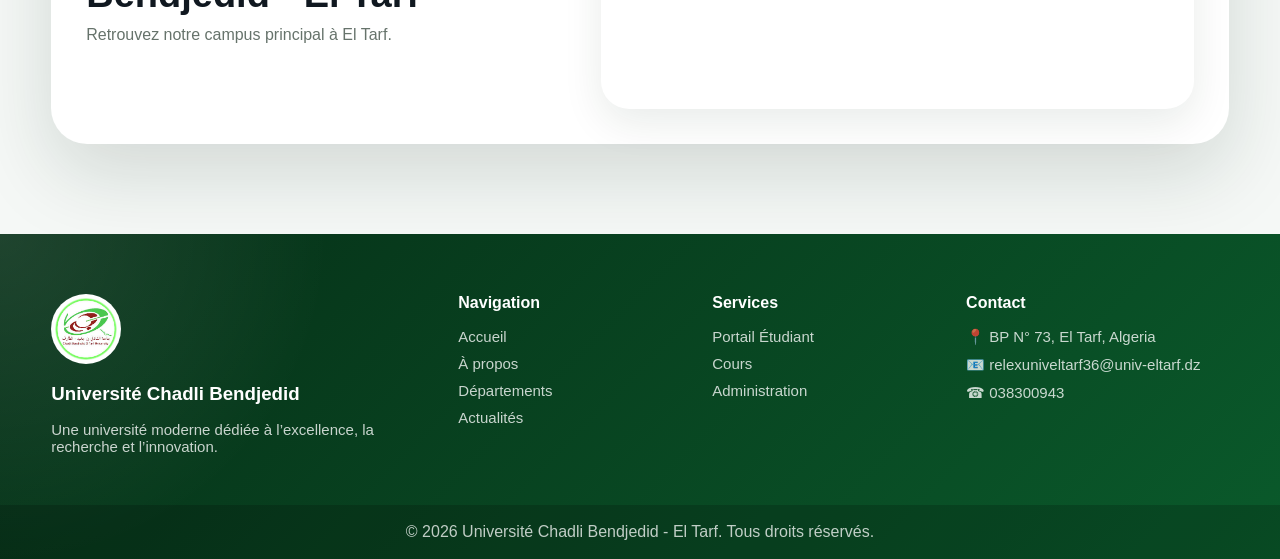
<file: Html/contact.html>
<!DOCTYPE html>
<html lang="fr">
<head>
  <meta charset="UTF-8">
  <meta name="viewport" content="width=device-width, initial-scale=1.0">
  <title>Contact | Université Chadli Bendjedid</title>
  <link rel="stylesheet" href="../Css/contact.css">
</head>

<body>

<header class="header">
  <div class="container nav">
    <a href="index.html" class="brand">
      <img src="../Media/Pictures/logo.png" alt="Logo">
      <div>
        <strong>جامعة الشاذلي بن جديد - الطارف</strong>
        <span>UNIVERSITÉ CHADLI BENDJEDID - EL TARF</span>
      </div>
    </a>

    <nav class="menu">
      <a href="index.html">Accueil</a>
      <a href="about.html">À propos</a>
      <a href="departments.html">Départements</a>
      <a href="news.html">Actualités</a>
      <a href="contact.html" class="active">Contact</a>
    </nav>

    <a href="portal.html" class="portal-btn">👤 Portail Étudiant</a>
  </div>
</header>

<main>

<section class="contact-hero">
  <div class="blob blob-one"></div>
  <div class="blob blob-two"></div>

  <div class="container hero-grid">
    <div>
      <p class="tag">Contact</p>
      <h1>Contactez notre université</h1>
      <p>
        Une question ? Une demande d’information ? Notre équipe est disponible
        pour vous accompagner et répondre à vos besoins.
      </p>
    </div>

    <div class="hero-card">
      <h3>Réponse rapide</h3>
      <p>Nous répondons généralement aux messages dans les plus brefs délais.</p>
      <div class="hero-mini">
        <span>📧 Email</span>
        <span>📍 El Tarf</span>
        <span>🕘 08:00 - 16:00</span>
      </div>
    </div>
  </div>
</section>

<section class="contact-section">
  <div class="container contact-grid">

    <form class="contact-form">
      <p class="tag">Envoyer un message</p>
      <h2>Écrivez-nous</h2>

      <div class="input-row">
        <div>
          <label>Nom complet</label>
          <input type="text" placeholder="Votre nom">
        </div>

        <div>
          <label>Email</label>
          <input type="email" placeholder="votre@email.com">
        </div>
      </div>

      <label>Sujet</label>
      <input type="text" placeholder="Sujet de votre message">

      <label>Message</label>
      <textarea placeholder="Écrivez votre message ici..."></textarea>

      <button type="button">Envoyer le message →</button>
    </form>

    <div class="contact-info">
      <div class="info-card green">
        <span>📍</span>
        <div>
          <h3>Adresse</h3>
          <p>BP N° 73, El Tarf, Algeria</p>
        </div>
      </div>

      <div class="info-card red">
        <span>📞</span>
        <div>
          <h3>Téléphone</h3>
          <p>038300943</p>
        </div>
      </div>

      <div class="info-card green">
        <span>📧</span>
        <div>
          <h3>Email</h3>
          <p>relexuniveltarf36@univ-eltarf.dz</p>
        </div>
      </div>

      <div class="info-card red">
        <span>🕘</span>
        <div>
          <h3>Horaires</h3>
          <p>Dimanche - Jeudi : 08:00 - 16:00</p>
        </div>
      </div>
    </div>

  </div>
</section>

<section class="map-section">
  <div class="container">
    <div class="map-box">
      <div>
        <p class="tag">Localisation</p>
        <h2>Université Chadli Bendjedid - El Tarf</h2>
        <p>Retrouvez notre campus principal à El Tarf.</p>
      </div>

    <div class="real-map">
  <iframe
    src="https://www.google.com/maps?q=Université%20Chadli%20Bendjedid%20El%20Tarf&output=embed"
    width="100%"
    height="100%"
    style="border:0;"
    allowfullscreen=""
    loading="lazy">
  </iframe>
</div>
    </div>
  </div>
</section>

</main>

<footer class="footer">
  <div class="container footer-grid">

    <div class="footer-brand">
      <img src="/Media/Pictures/logo.png" alt="Logo">
      <h3>Université Chadli Bendjedid</h3>
      <p>Une université moderne dédiée à l’excellence, la recherche et l’innovation.</p>
    </div>

    <div>
      <h4>Navigation</h4>
      <a href="index.html">Accueil</a>
      <a href="about.html">À propos</a>
      <a href="departments.html">Départements</a>
      <a href="news.html">Actualités</a>
    </div>

    <div>
      <h4>Services</h4>
      <a href="portal.html">Portail Étudiant</a>
      <a href="#">Cours</a>
      <a href="#">Administration</a>
    </div>

    <div>
      <h4>Contact</h4>
      <p>📍 BP N° 73, El Tarf, Algeria</p>
      <p>📧 relexuniveltarf36@univ-eltarf.dz</p>
      <p>☎ 038300943</p>
    </div>

  </div>

  <div class="footer-bottom">
    © 2026 Université Chadli Bendjedid - El Tarf. Tous droits réservés.
  </div>
</footer>

</body>
</html>
</file>
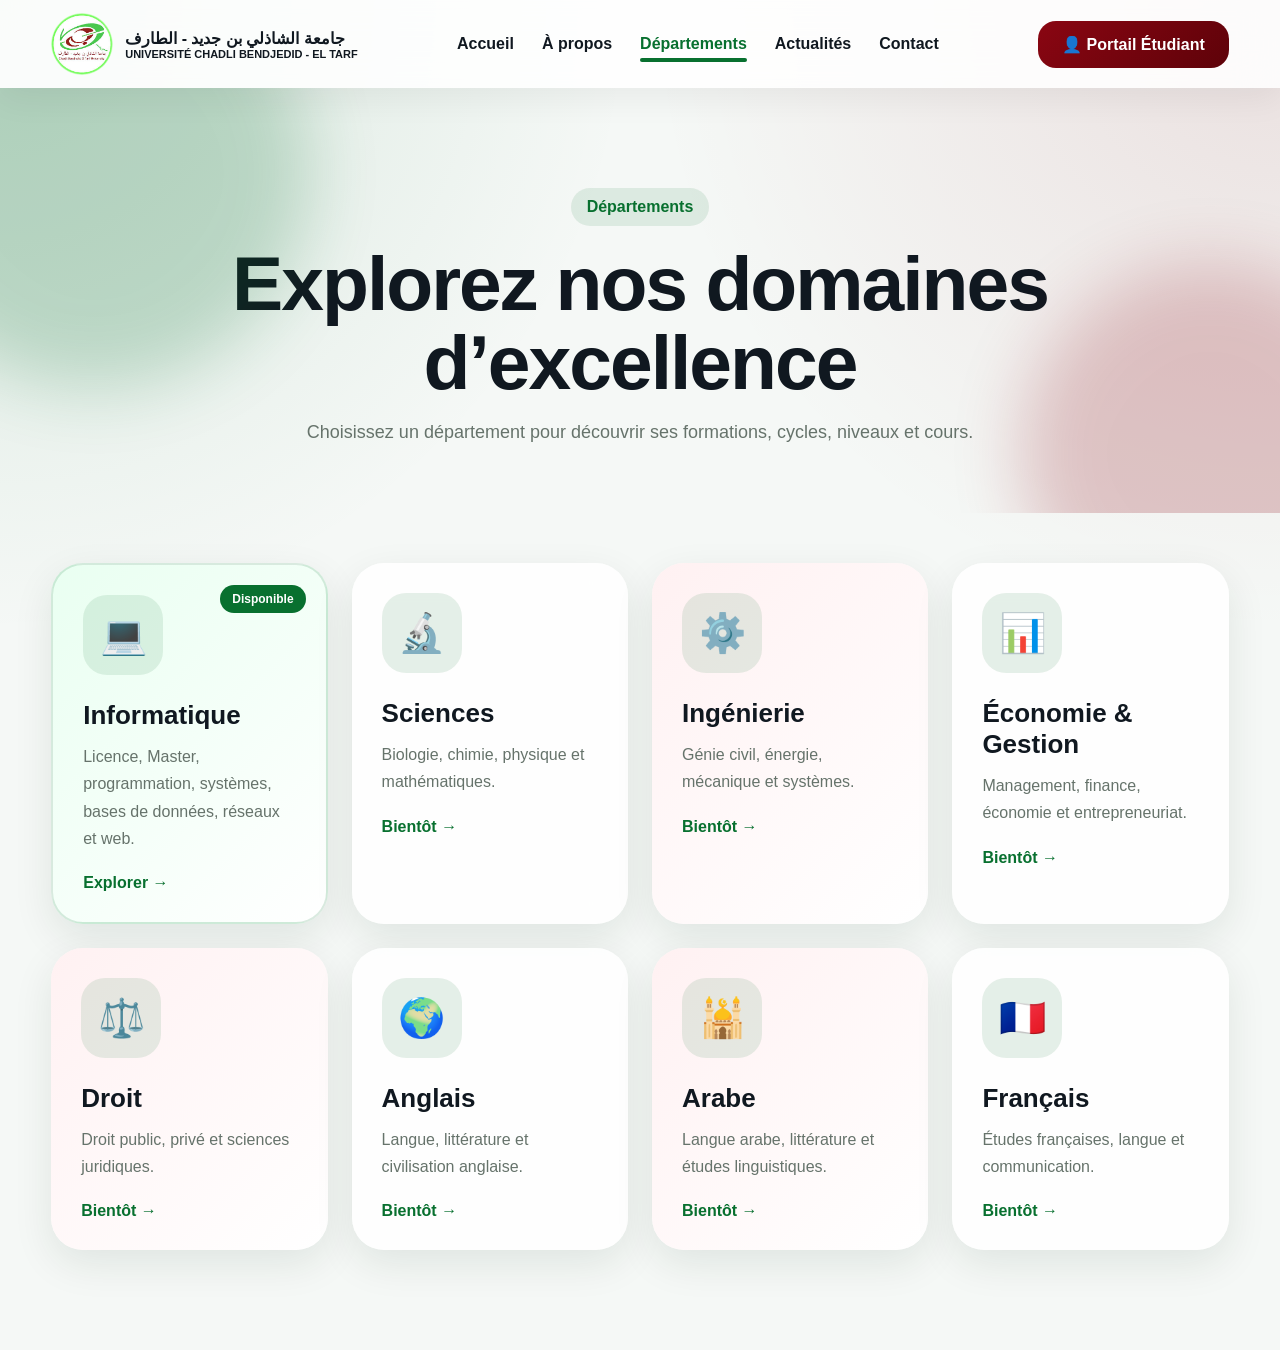
<file: Html/departments.html>
<!DOCTYPE html>
<html lang="fr">
<head>
  <meta charset="UTF-8">
  <meta name="viewport" content="width=device-width, initial-scale=1.0">
  <title>Départements</title>
  <link rel="stylesheet" href="../Css/departments.css">
</head>
<body>

<header class="header">
  <div class="container nav">
    <a href="index.html" class="brand">
      <img src="/Media/Pictures/logo.png" alt="Logo">
      <div>
        <strong>جامعة الشاذلي بن جديد - الطارف</strong>
        <span>UNIVERSITÉ CHADLI BENDJEDID - EL TARF</span>
      </div>
    </a>

    <nav class="menu">
      <a href="index.html">Accueil</a>
      <a href="about.html">À propos</a>
      <a href="departments.html" class="active">Départements</a>
      <a href="news.html">Actualités</a>
      <a href="contact.html">Contact</a>
    </nav>

    <a href="portal.html" class="portal-btn">👤 Portail Étudiant</a>
  </div>
</header>

<section class="dept-hero">
  <div class="blob one"></div>
  <div class="blob two"></div>

  <div class="container">
    <span class="tag">Départements</span>
    <h1>Explorez nos domaines d’excellence</h1>
    <p>Choisissez un département pour découvrir ses formations, cycles, niveaux et cours.</p>
  </div>
</section>

<section class="dept-section">
  <div class="container dept-grid">

    <a href="informatique.html" class="dept-card main-card">
      <div class="dept-icon">💻</div>
      <span class="badge">Disponible</span>
      <h3>Informatique</h3>
      <p>Licence, Master, programmation, systèmes, bases de données, réseaux et web.</p>
      <strong>Explorer →</strong>
    </a>

    <div class="dept-card">
      <div class="dept-icon">🔬</div>
      <h3>Sciences</h3>
      <p>Biologie, chimie, physique et mathématiques.</p>
      <strong>Bientôt →</strong>
    </div>

    <div class="dept-card red">
      <div class="dept-icon">⚙️</div>
      <h3>Ingénierie</h3>
      <p>Génie civil, énergie, mécanique et systèmes.</p>
      <strong>Bientôt →</strong>
    </div>

    <div class="dept-card">
      <div class="dept-icon">📊</div>
      <h3>Économie & Gestion</h3>
      <p>Management, finance, économie et entrepreneuriat.</p>
      <strong>Bientôt →</strong>
    </div>

    <div class="dept-card red">
      <div class="dept-icon">⚖️</div>
      <h3>Droit</h3>
      <p>Droit public, privé et sciences juridiques.</p>
      <strong>Bientôt →</strong>
    </div>

    <div class="dept-card">
      <div class="dept-icon">🌍</div>
      <h3>Anglais</h3>
      <p>Langue, littérature et civilisation anglaise.</p>
      <strong>Bientôt →</strong>
    </div>

    <div class="dept-card red">
      <div class="dept-icon">🕌</div>
      <h3>Arabe</h3>
      <p>Langue arabe, littérature et études linguistiques.</p>
      <strong>Bientôt →</strong>
    </div>

    <div class="dept-card">
      <div class="dept-icon">🇫🇷</div>
      <h3>Français</h3>
      <p>Études françaises, langue et communication.</p>
      <strong>Bientôt →</strong>
    </div>

  </div>
</section>

</body>
</html>
</file>
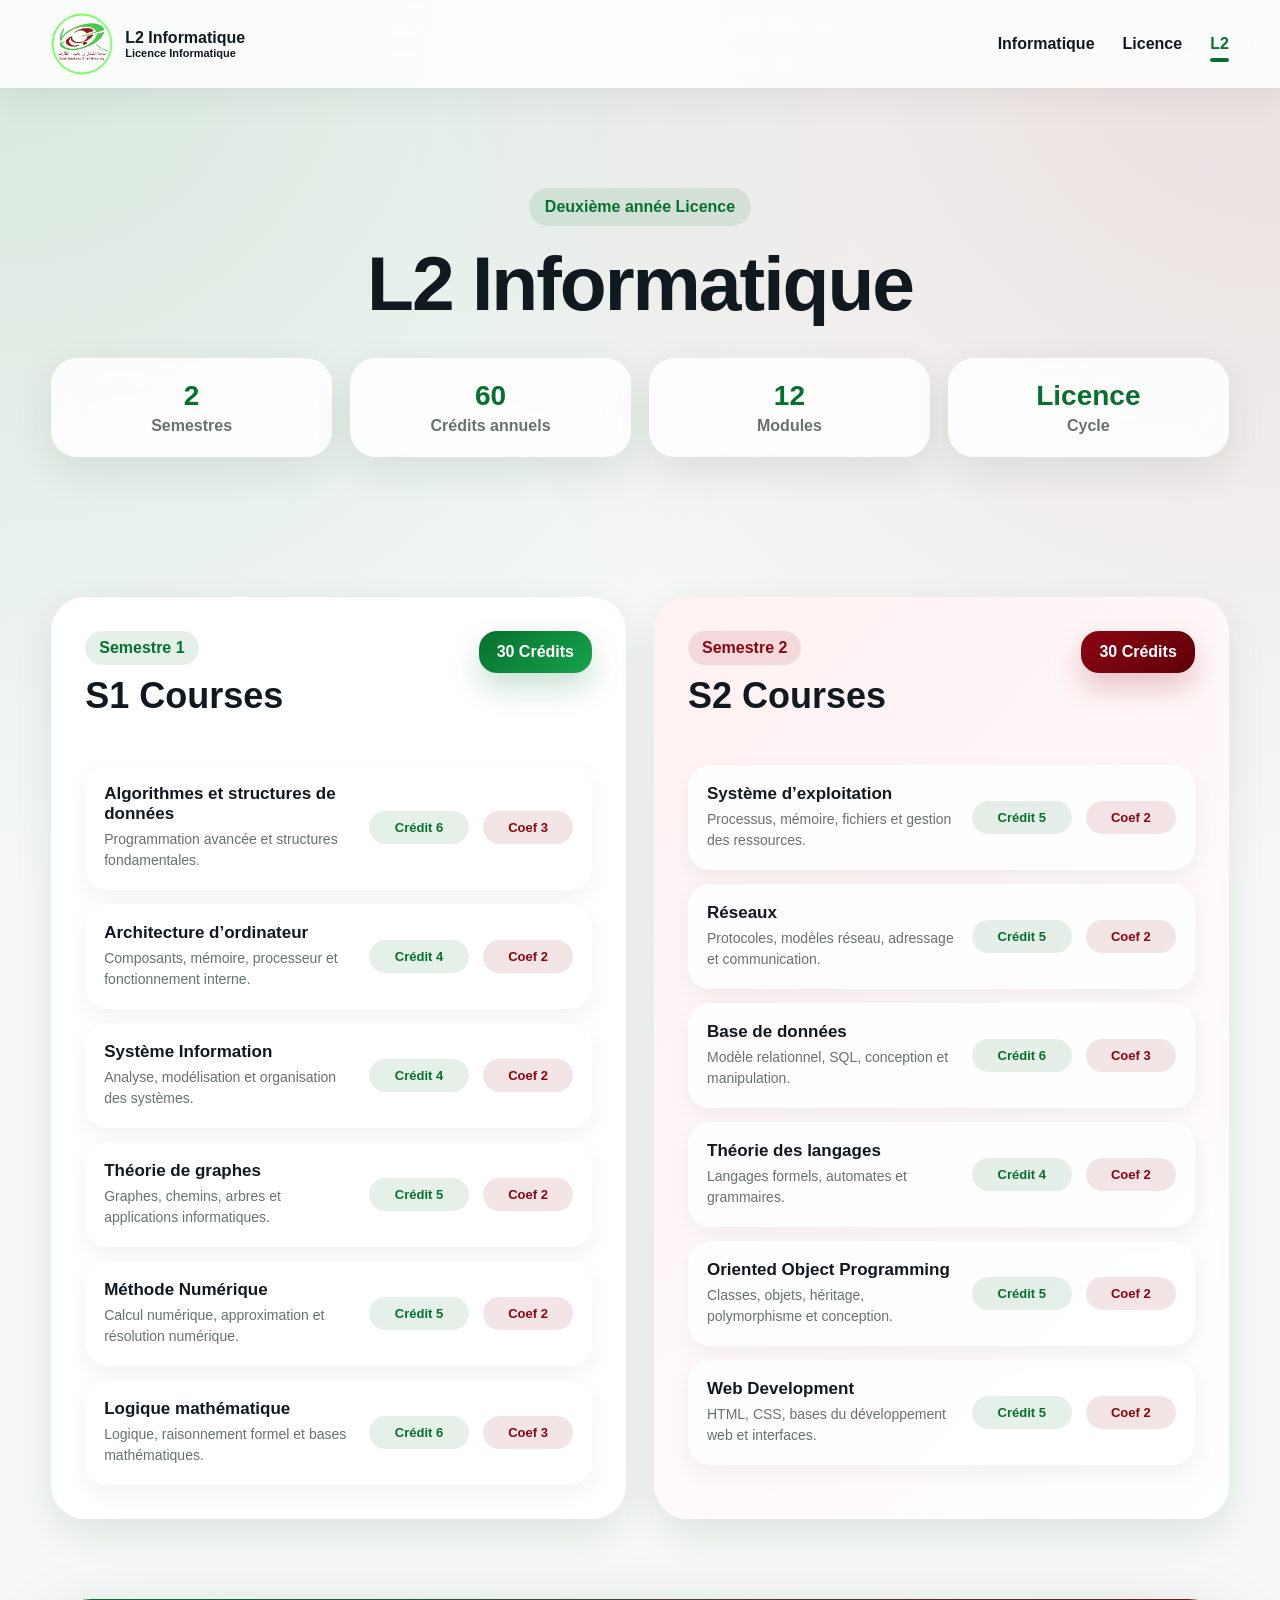
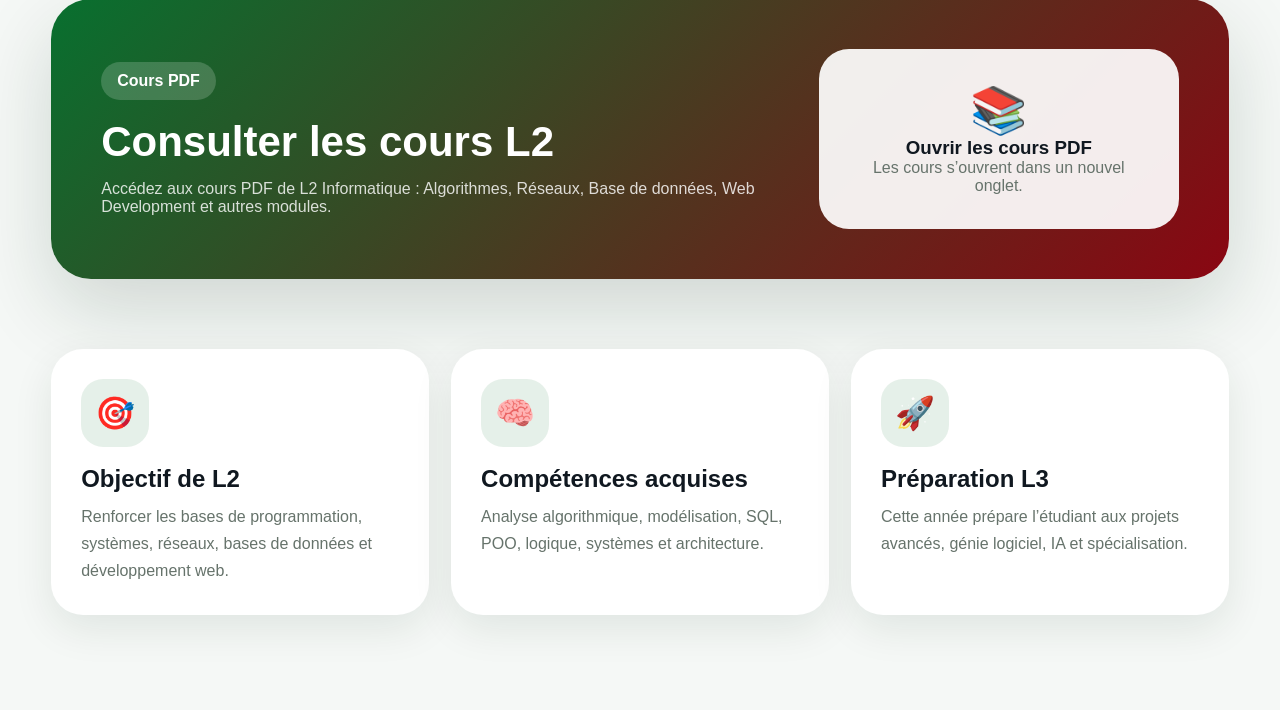
<file: Html/informatique-l2.html>
<!DOCTYPE html>
<html lang="fr">
<head>
  <meta charset="UTF-8">
  <meta name="viewport" content="width=device-width, initial-scale=1.0">
  <title>L2 Informatique</title>
  <link rel="stylesheet" href="../Css/departments.css">
</head>
<body>

<header class="header">
  <div class="container nav">
    <a href="informatique.html" class="brand">
      <img src="/Media/Pictures/logo.png" alt="Logo">
      <div>
        <strong>L2 Informatique</strong>
        <span>Licence Informatique</span>
      </div>
    </a>

    <nav class="menu">
      <a href="informatique.html">Informatique</a>
      <a href="informatique-licence.html">Licence</a>
      <a href="informatique-l2.html" class="active">L2</a>
    </nav>
  </div>
</header>

<section class="l2-hero">
  <div class="container">
    <span class="tag">Deuxième année Licence</span>
    <h1>L2 Informatique</h1>
    <div class="l2-stats">
      <div><strong>2</strong><span>Semestres</span></div>
      <div><strong>60</strong><span>Crédits annuels</span></div>
      <div><strong>12</strong><span>Modules</span></div>
      <div><strong>Licence</strong><span>Cycle</span></div>
    </div>
  </div>
</section>

<section class="courses-section">
  <div class="container course-layout">

    <div class="semester-card">
      <div class="semester-head">
        <div>
          <span class="semester-tag">Semestre 1</span>
          <h2>S1 Courses</h2>
        </div>
        <div class="credit-badge">30 Crédits</div>
      </div>

      <div class="course-table">

        <div class="course-row">
          <div>
            <h3>Algorithmes et structures de données</h3>
            <p>Programmation avancée et structures fondamentales.</p>
          </div>
          <span>Crédit 6</span>
          <strong>Coef 3</strong>
        </div>

        <div class="course-row">
          <div>
            <h3>Architecture d’ordinateur</h3>
            <p>Composants, mémoire, processeur et fonctionnement interne.</p>
          </div>
          <span>Crédit 4</span>
          <strong>Coef 2</strong>
        </div>

        <div class="course-row">
          <div>
            <h3>Système Information</h3>
            <p>Analyse, modélisation et organisation des systèmes.</p>
          </div>
          <span>Crédit 4</span>
          <strong>Coef 2</strong>
        </div>

        <div class="course-row">
          <div>
            <h3>Théorie de graphes</h3>
            <p>Graphes, chemins, arbres et applications informatiques.</p>
          </div>
          <span>Crédit 5</span>
          <strong>Coef 2</strong>
        </div>

        <div class="course-row">
          <div>
            <h3>Méthode Numérique</h3>
            <p>Calcul numérique, approximation et résolution numérique.</p>
          </div>
          <span>Crédit 5</span>
          <strong>Coef 2</strong>
        </div>

        <div class="course-row">
          <div>
            <h3>Logique mathématique</h3>
            <p>Logique, raisonnement formel et bases mathématiques.</p>
          </div>
          <span>Crédit 6</span>
          <strong>Coef 3</strong>
        </div>

      </div>
    </div>

    <div class="semester-card second">
      <div class="semester-head">
        <div>
          <span class="semester-tag red-tag">Semestre 2</span>
          <h2>S2 Courses</h2>
        </div>
        <div class="credit-badge red-credit">30 Crédits</div>
      </div>

      <div class="course-table">

        <div class="course-row">
          <div>
            <h3>Système d’exploitation</h3>
            <p>Processus, mémoire, fichiers et gestion des ressources.</p>
          </div>
          <span>Crédit 5</span>
          <strong>Coef 2</strong>
        </div>

        <div class="course-row">
          <div>
            <h3>Réseaux</h3>
            <p>Protocoles, modèles réseau, adressage et communication.</p>
          </div>
          <span>Crédit 5</span>
          <strong>Coef 2</strong>
        </div>

        <div class="course-row">
          <div>
            <h3>Base de données</h3>
            <p>Modèle relationnel, SQL, conception et manipulation.</p>
          </div>
          <span>Crédit 6</span>
          <strong>Coef 3</strong>
        </div>

        <div class="course-row">
          <div>
            <h3>Théorie des langages</h3>
            <p>Langages formels, automates et grammaires.</p>
          </div>
          <span>Crédit 4</span>
          <strong>Coef 2</strong>
        </div>

        <div class="course-row">
          <div>
            <h3>Oriented Object Programming</h3>
            <p>Classes, objets, héritage, polymorphisme et conception.</p>
          </div>
          <span>Crédit 5</span>
          <strong>Coef 2</strong>
        </div>

        <div class="course-row">
          <div>
            <h3>Web Development</h3>
            <p>HTML, CSS, bases du développement web et interfaces.</p>
          </div>
          <span>Crédit 5</span>
          <strong>Coef 2</strong>
        </div>

      </div>
    </div>

  </div>
</section>

  <div class="container upload-box">
    <div>
      <span class="tag">Cours PDF</span>
      <h2>Consulter les cours L2</h2>
      <p>
        Accédez aux cours PDF de L2 Informatique : Algorithmes, Réseaux,
        Base de données, Web Development et autres modules.
      </p>
    </div>

    <a href="https://discord.gg/HR2z36Ss" target="_blank" class="upload-card course-link">
      <span>📚</span>
      <h3>Ouvrir les cours PDF</h3>
      <p>Les cours s’ouvrent dans un nouvel onglet.</p>
    </a>
  </div>
</section>

<section class="l2-extra-section">
  <div class="container extra-grid">

    <div class="extra-card">
      <span>🎯</span>
      <h3>Objectif de L2</h3>
      <p>Renforcer les bases de programmation, systèmes, réseaux, bases de données et développement web.</p>
    </div>

    <div class="extra-card">
      <span>🧠</span>
      <h3>Compétences acquises</h3>
      <p>Analyse algorithmique, modélisation, SQL, POO, logique, systèmes et architecture.</p>
    </div>

    <div class="extra-card">
      <span>🚀</span>
      <h3>Préparation L3</h3>
      <p>Cette année prépare l’étudiant aux projets avancés, génie logiciel, IA et spécialisation.</p>
    </div>

  </div>
</section>

</body>
</html>
</file>
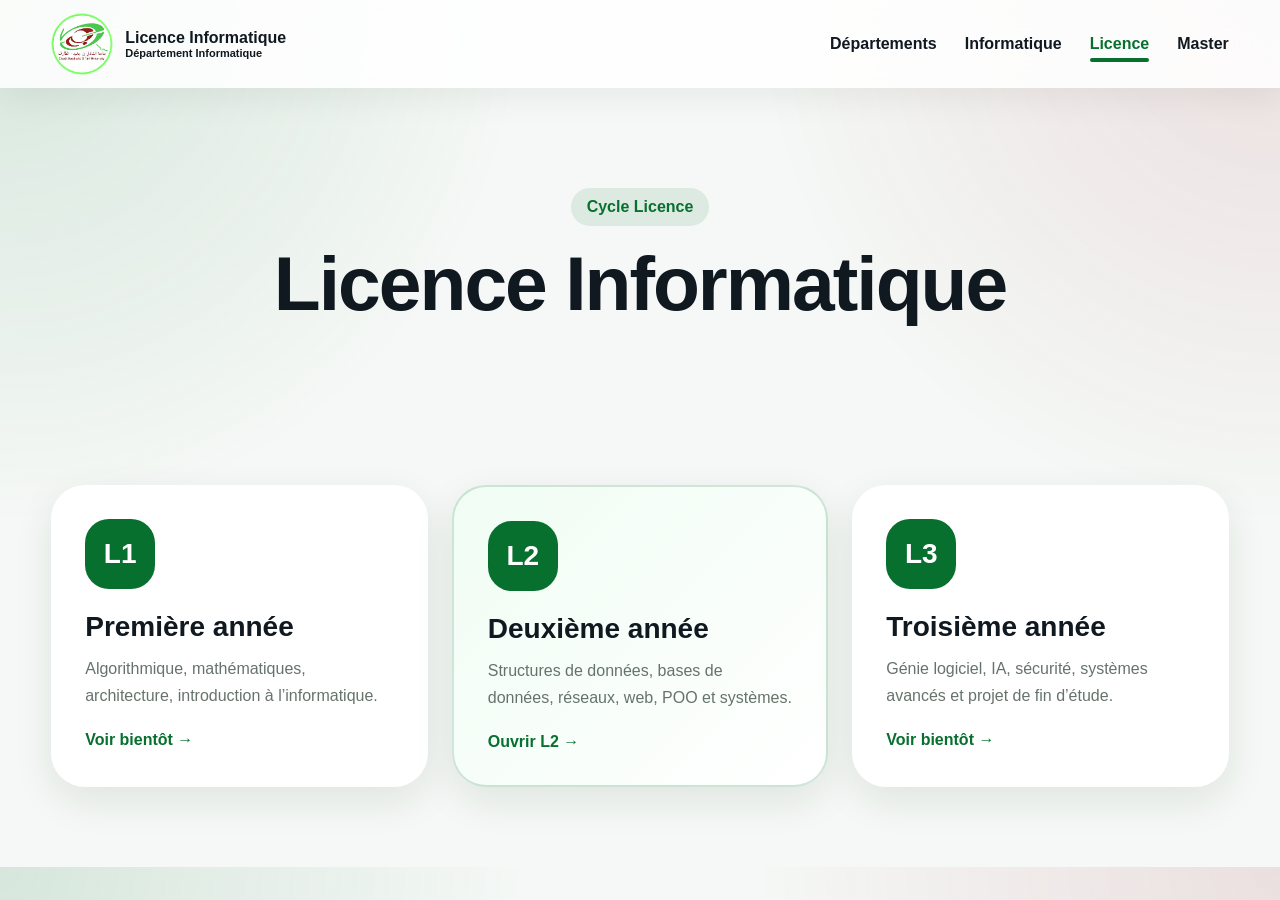
<file: Html/informatique-licence.html>
<!DOCTYPE html>
<html lang="fr">
<head>
  <meta charset="UTF-8">
  <meta name="viewport" content="width=device-width, initial-scale=1.0">
  <title>Licence Informatique</title>
  <link rel="stylesheet" href="../Css/departments.css">
</head>
<body>

<header class="header">
  <div class="container nav">
    <a href="informatique.html" class="brand">
      <img src="/Media/Pictures/logo.png" alt="Logo">
      <div>
        <strong>Licence Informatique</strong>
        <span>Département Informatique</span>
      </div>
    </a>

    <nav class="menu">
      <a href="departments.html">Départements</a>
      <a href="informatique.html">Informatique</a>
      <a href="informatique-licence.html" class="active">Licence</a>
      <a href="informatique-master.html">Master</a>
    </nav>
  </div>
</header>

<section class="level-hero">
  <div class="container">
    <span class="tag">Cycle Licence</span>
    <h1>Licence Informatique</h1>
  </div>
</section>

<section class="levels-section">
  <div class="container levels-grid">

    <div class="level-card">
      <span>L1</span>
      <h3>Première année</h3>
      <p>Algorithmique, mathématiques, architecture, introduction à l’informatique.</p>
      <a href="#">Voir bientôt →</a>
    </div>

    <a href="informatique-l2.html" class="level-card active-level">
      <span>L2</span>
      <h3>Deuxième année</h3>
      <p>Structures de données, bases de données, réseaux, web, POO et systèmes.</p>
      <strong>Ouvrir L2 →</strong>
    </a>

    <div class="level-card">
      <span>L3</span>
      <h3>Troisième année</h3>
      <p>Génie logiciel, IA, sécurité, systèmes avancés et projet de fin d’étude.</p>
      <a href="#">Voir bientôt →</a>
    </div>

  </div>
</section>

</body>
</html>
</file>
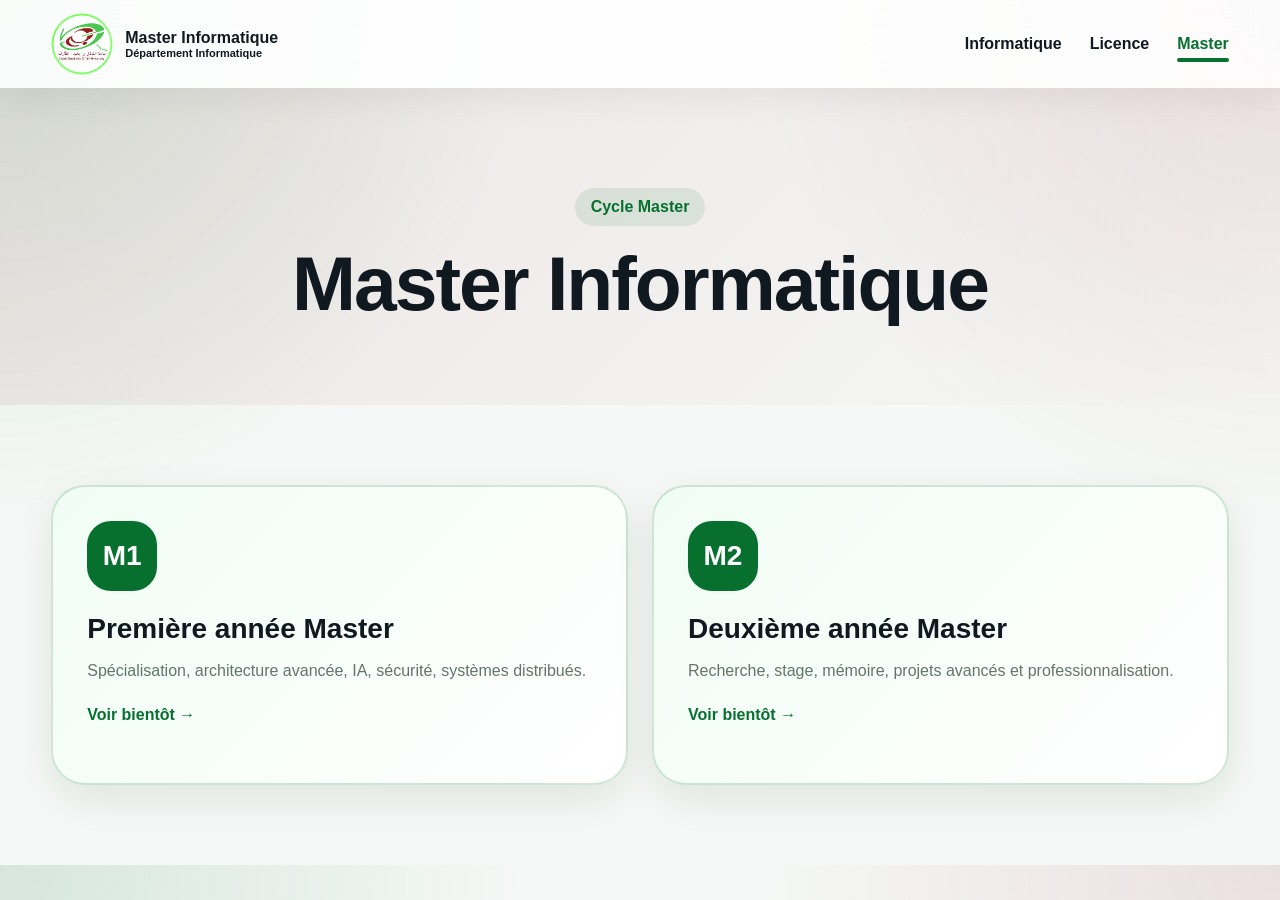
<file: Html/informatique-master.html>
<!DOCTYPE html>
<html lang="fr">
<head>
  <meta charset="UTF-8">
  <meta name="viewport" content="width=device-width, initial-scale=1.0">
  <title>Master Informatique</title>
  <link rel="stylesheet" href="../Css/departments.css">
</head>
<body>

<header class="header">
  <div class="container nav">
    <a href="informatique.html" class="brand">
      <img src="/Media/Pictures/logo.png" alt="Logo">
      <div>
        <strong>Master Informatique</strong>
        <span>Département Informatique</span>
      </div>
    </a>

    <nav class="menu">
      <a href="informatique.html">Informatique</a>
      <a href="informatique-licence.html">Licence</a>
      <a href="informatique-master.html" class="active">Master</a>
    </nav>
  </div>
</header>

<section class="level-hero master-bg">
  <div class="container">
    <span class="tag">Cycle Master</span>
    <h1>Master Informatique</h1>
    
  </div>
</section>

<section class="levels-section">
  <div class="container levels-grid two">

    <div class="level-card active-level">
      <span>M1</span>
      <h3>Première année Master</h3>
      <p>Spécialisation, architecture avancée, IA, sécurité, systèmes distribués.</p>
      <a href="#">Voir bientôt →</a>
    </div>

    <div class="level-card active-level">
      <span>M2</span>
      <h3>Deuxième année Master</h3>
      <p>Recherche, stage, mémoire, projets avancés et professionnalisation.</p>
      <a href="#">Voir bientôt →</a>
    </div>

  </div>
</section>

</body>
</html>
</file>
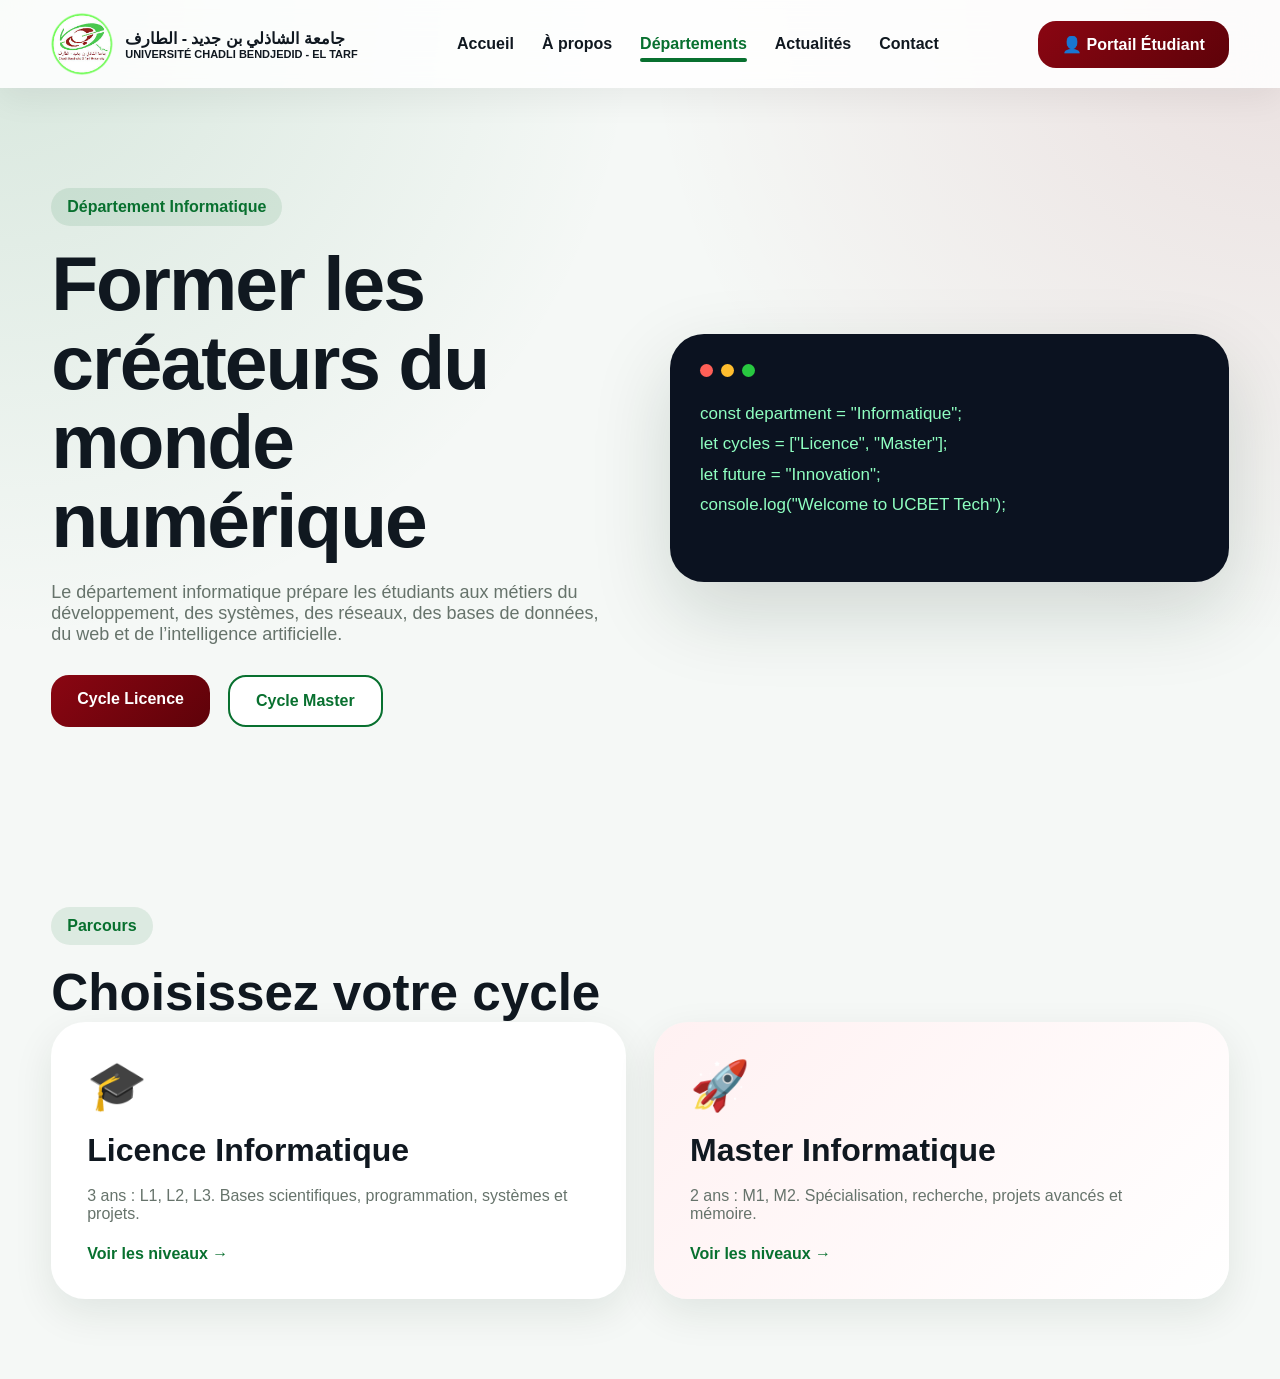
<file: Html/informatique.html>
<!DOCTYPE html>
<html lang="fr">
<head>
  <meta charset="UTF-8">
  <meta name="viewport" content="width=device-width, initial-scale=1.0">
  <title>Département Informatique</title>
  <link rel="stylesheet" href="../Css/departments.css">
</head>
<body>

<header class="header">
  <div class="container nav">
    <a href="index.html" class="brand">
      <img src="/Media/Pictures/logo.png" alt="Logo">
      <div>
        <strong>جامعة الشاذلي بن جديد - الطارف</strong>
        <span>UNIVERSITÉ CHADLI BENDJEDID - EL TARF</span>
      </div>
    </a>

    <nav class="menu">
      <a href="index.html">Accueil</a>
      <a href="about.html">À propos</a>
      <a href="departments.html" class="active">Départements</a>
      <a href="news.html">Actualités</a>
      <a href="contact.html">Contact</a>
    </nav>

    <a href="portal.html" class="portal-btn">👤 Portail Étudiant</a>
  </div>
</header>

<section class="computer-hero">
  <div class="container computer-grid">
    <div>
      <span class="tag">Département Informatique</span>
      <h1>Former les créateurs du monde numérique</h1>
      <p>
        Le département informatique prépare les étudiants aux métiers du développement,
        des systèmes, des réseaux, des bases de données, du web et de l’intelligence artificielle.
      </p>

      <div class="hero-actions">
        <a href="informatique-licence.html" class="btn primary">Cycle Licence</a>
        <a href="informatique-master.html" class="btn secondary">Cycle Master</a>
      </div>
    </div>

    <div class="code-card">
      <div class="terminal-bar">
        <span></span><span></span><span></span>
      </div>
      <pre>
const department = "Informatique";
let cycles = ["Licence", "Master"];
let future = "Innovation";
console.log("Welcome to UCBET Tech");
      </pre>
    </div>
  </div>
</section>

<section class="path-section">
  <div class="container">
    <div class="section-title">
      <span class="tag">Parcours</span>
      <h2>Choisissez votre cycle</h2>
    </div>

    <div class="cycle-grid">

      <a href="informatique-licence.html" class="cycle-card">
        <span>🎓</span>
        <h3>Licence Informatique</h3>
        <p>3 ans : L1, L2, L3. Bases scientifiques, programmation, systèmes et projets.</p>
        <strong>Voir les niveaux →</strong>
      </a>

      <a href="informatique-master.html" class="cycle-card master">
        <span>🚀</span>
        <h3>Master Informatique</h3>
        <p>2 ans : M1, M2. Spécialisation, recherche, projets avancés et mémoire.</p>
        <strong>Voir les niveaux →</strong>
      </a>

    </div>
  </div>
</section>

</body>
</html>
</file>
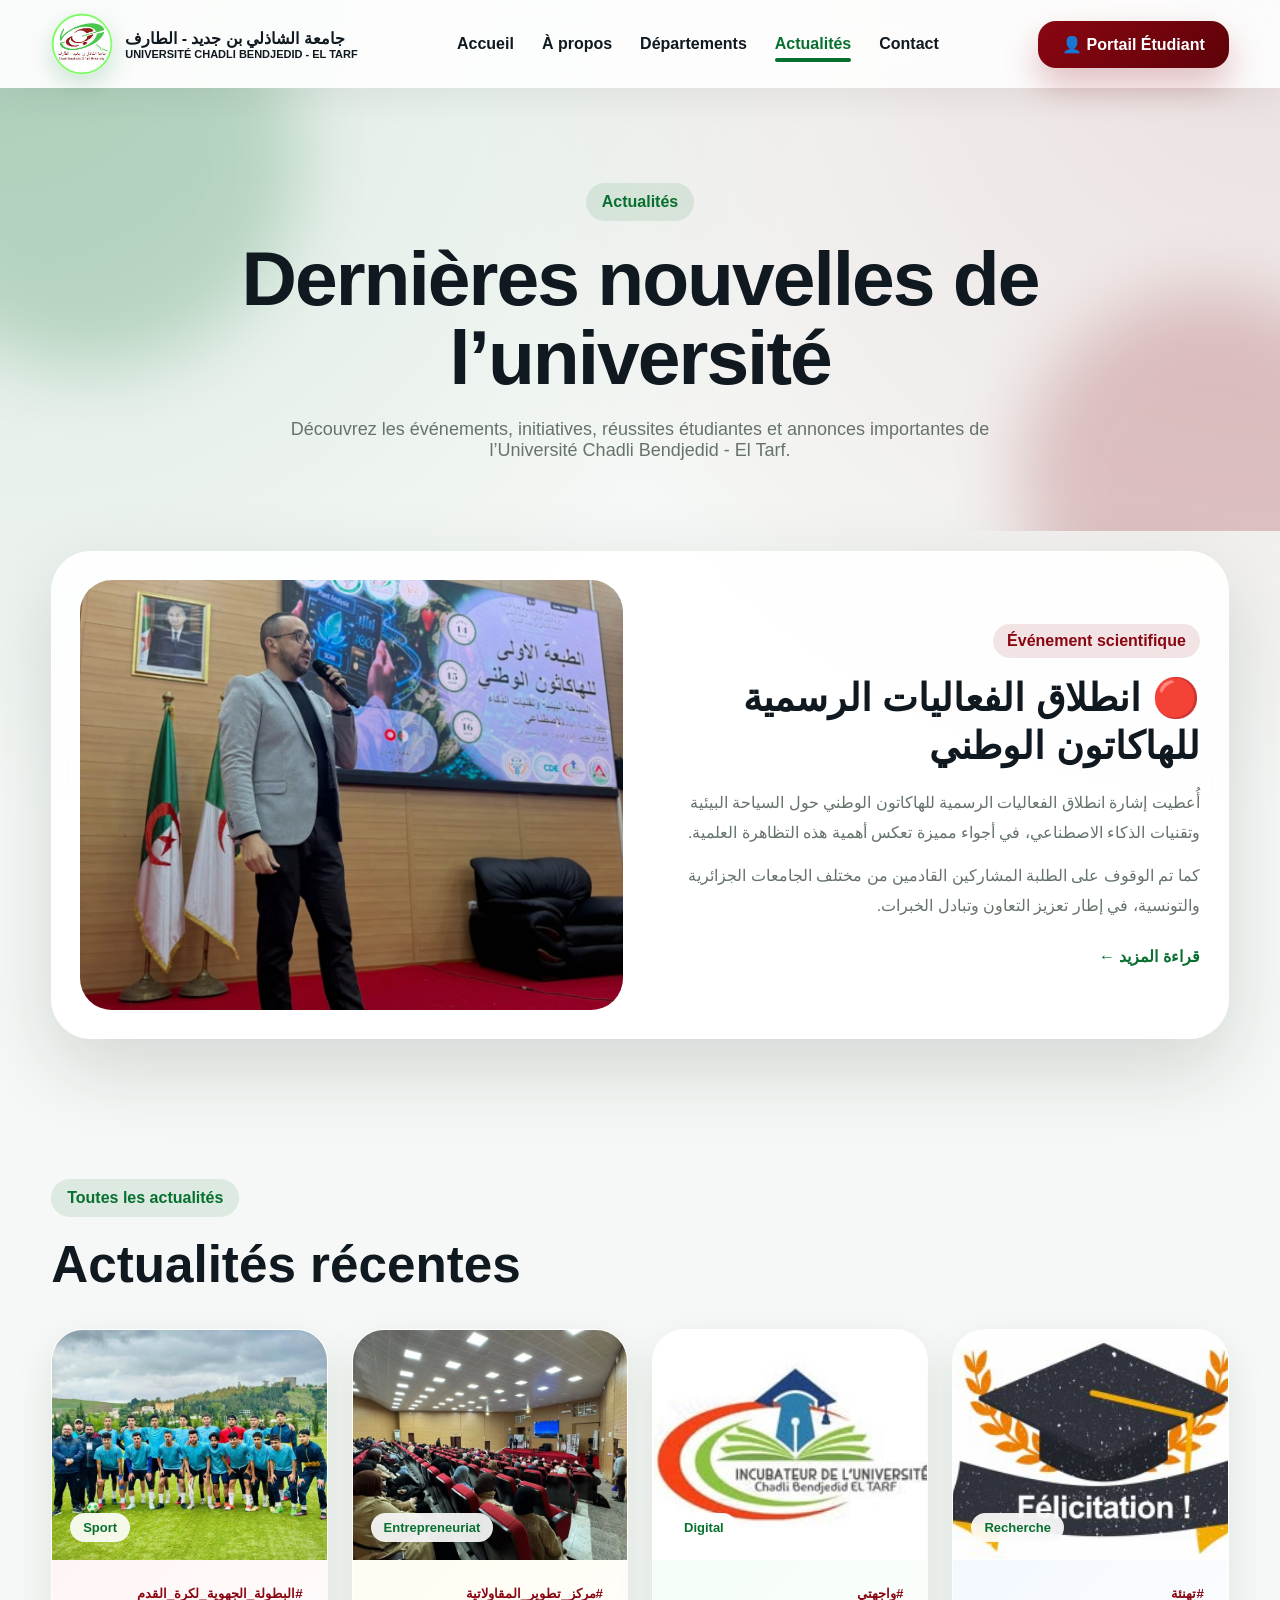
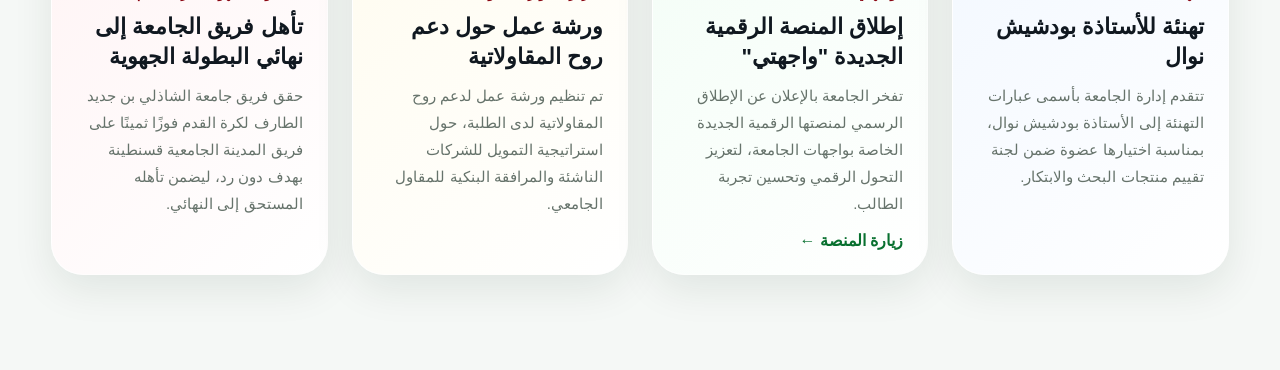
<file: Html/news.html>
<!DOCTYPE html>
<html lang="fr">
<head>
  <meta charset="UTF-8">
  <meta name="viewport" content="width=device-width, initial-scale=1.0">
  <title>Actualités | Université Chadli Bendjedid</title>
  <link rel="stylesheet" href="../Css/news.css">
</head>

<body>

<header class="header">
  <div class="container nav">
    <a href="index.html" class="brand">
      <img src="/Media/Pictures/logo.png" alt="Logo">
      <div>
        <strong>جامعة الشاذلي بن جديد - الطارف</strong>
        <span>UNIVERSITÉ CHADLI BENDJEDID - EL TARF</span>
      </div>
    </a>

    <nav class="menu">
      <a href="index.html">Accueil</a>
      <a href="about.html">À propos</a>
      <a href="departments.html">Départements</a>
      <a href="news.html" class="active">Actualités</a>
      <a href="contact.html">Contact</a>
    </nav>

    <a href="portal.html" class="portal-btn">👤 Portail Étudiant</a>
  </div>
</header>

<main>

<section class="news-hero">
  <div class="blob blob-green"></div>
  <div class="blob blob-red"></div>

  <div class="container hero-content">
    <span class="tag">Actualités</span>
    <h1>Dernières nouvelles de l’université</h1>
    <p>
      Découvrez les événements, initiatives, réussites étudiantes et annonces importantes
      de l’Université Chadli Bendjedid - El Tarf.
    </p>
  </div>
</section>

<section class="featured-news">
  <div class="container featured-card">
    <div class="featured-image">
      <img src="/Media/Pictures/1776253156778.jpg" alt="Hackathon national">
    </div>

    <div class="featured-content" dir="rtl">
      <span class="category">Événement scientifique</span>
      <h2>🔴 انطلاق الفعاليات الرسمية للهاكاتون الوطني</h2>
      <p>
        أُعطيت إشارة انطلاق الفعاليات الرسمية للهاكاتون الوطني حول السياحة البيئية
        وتقنيات الذكاء الاصطناعي، في أجواء مميزة تعكس أهمية هذه التظاهرة العلمية.
      </p>
      <p>
        كما تم الوقوف على الطلبة المشاركين القادمين من مختلف الجامعات الجزائرية
        والتونسية، في إطار تعزيز التعاون وتبادل الخبرات.
      </p>
      <a href="https://ae.linkedin.com/posts/universit%C3%A9-chadli-bendjedid-el-tarf_%D8%A7%D9%84%D9%85%D8%AF%D9%8A%D9%86%D8%A9%D8%A7%D9%84%D8%AC%D8%A7%D9%85%D8%B9%D9%8A%D8%A9%D8%A7%D9%84%D8%B7%D8%A7%D8%B1%D9%81-%D8%AC%D8%A7%D9%85%D8%B9%D8%A9%D8%A7%D9%84%D8%B4%D8%A7%D8%B0%D9%84%D9%8A%D8%A8%D9%86%D8%AC%D8%AF%D9%8A%D8%AF%D8%A7%D9%84%D8%B7%D8%A7%D8%B1%D9%81-activity-7450145743484538880-NzAG" target="_blank" class="read-more">قراءة المزيد ←</a>
    </div>
  </div>
</section>

<section class="news-section">
  <div class="container">

    <div class="section-head">
      <div>
        <span class="tag">Toutes les actualités</span>
        <h2>Actualités récentes</h2>
      </div>
    </div>

    <div class="news-grid">

      <article class="news-card red-card">
        <div class="news-img">
          <img src="/Media/Pictures/1776202687885.jpg" alt="Équipe football">
          <span>Sport</span>
        </div>

        <div class="news-body" dir="rtl">
          <small>#البطولة_الجهوية_لكرة_القدم</small>
          <h3>تأهل فريق الجامعة إلى نهائي البطولة الجهوية</h3>
          <p>
            حقق فريق جامعة الشاذلي بن جديد الطارف لكرة القدم فوزًا ثمينًا على فريق
            المدينة الجامعية قسنطينة بهدف دون رد، ليضمن تأهله المستحق إلى النهائي.
          </p>
        </div>
      </article>

      <article class="news-card gold-card">
        <div class="news-img">
          <img src="/Media/Pictures/1776174329134.jpg" alt="Atelier entrepreneuriat">
          <span>Entrepreneuriat</span>
        </div>

        <div class="news-body" dir="rtl">
          <small>#مركز_تطوير_المقاولاتية</small>
          <h3>ورشة عمل حول دعم روح المقاولاتية</h3>
          <p>
            تم تنظيم ورشة عمل لدعم روح المقاولاتية لدى الطلبة، حول استراتيجية
            التمويل للشركات الناشئة والمرافقة البنكية للمقاول الجامعي.
          </p>
        </div>
      </article>

      <article class="news-card green-card">
        <div class="news-img">
          <img src="/Media/Pictures/A12.jpg" alt="Plateforme Wajihati">
          <span>Digital</span>
        </div>

        <div class="news-body" dir="rtl">
          <small>#واجهتي</small>
          <h3>إطلاق المنصة الرقمية الجديدة "واجهتي"</h3>
          <p>
            تفخر الجامعة بالإعلان عن الإطلاق الرسمي لمنصتها الرقمية الجديدة
            الخاصة بواجهات الجامعة، لتعزيز التحول الرقمي وتحسين تجربة الطالب.
          </p>
          <a href="http://wajihati.univ-eltarf.dz/" target="_blank">زيارة المنصة ←</a>
        </div>
      </article>

      <article class="news-card blue-card">
        <div class="news-img">
          <img src="/Media/Pictures/FILI.jpg" alt="Félicitations">
          <span>Recherche</span>
        </div>

        <div class="news-body" dir="rtl">
          <small>#تهنئة</small>
          <h3>تهنئة للأستاذة بودشيش نوال</h3>
          <p>
            تتقدم إدارة الجامعة بأسمى عبارات التهنئة إلى الأستاذة بودشيش نوال،
            بمناسبة اختيارها عضوة ضمن لجنة تقييم منتجات البحث والابتكار.
          </p>
        </div>
      </article>

    </div>
  </div>
</section>

</main>



</body>
</html>
</file>
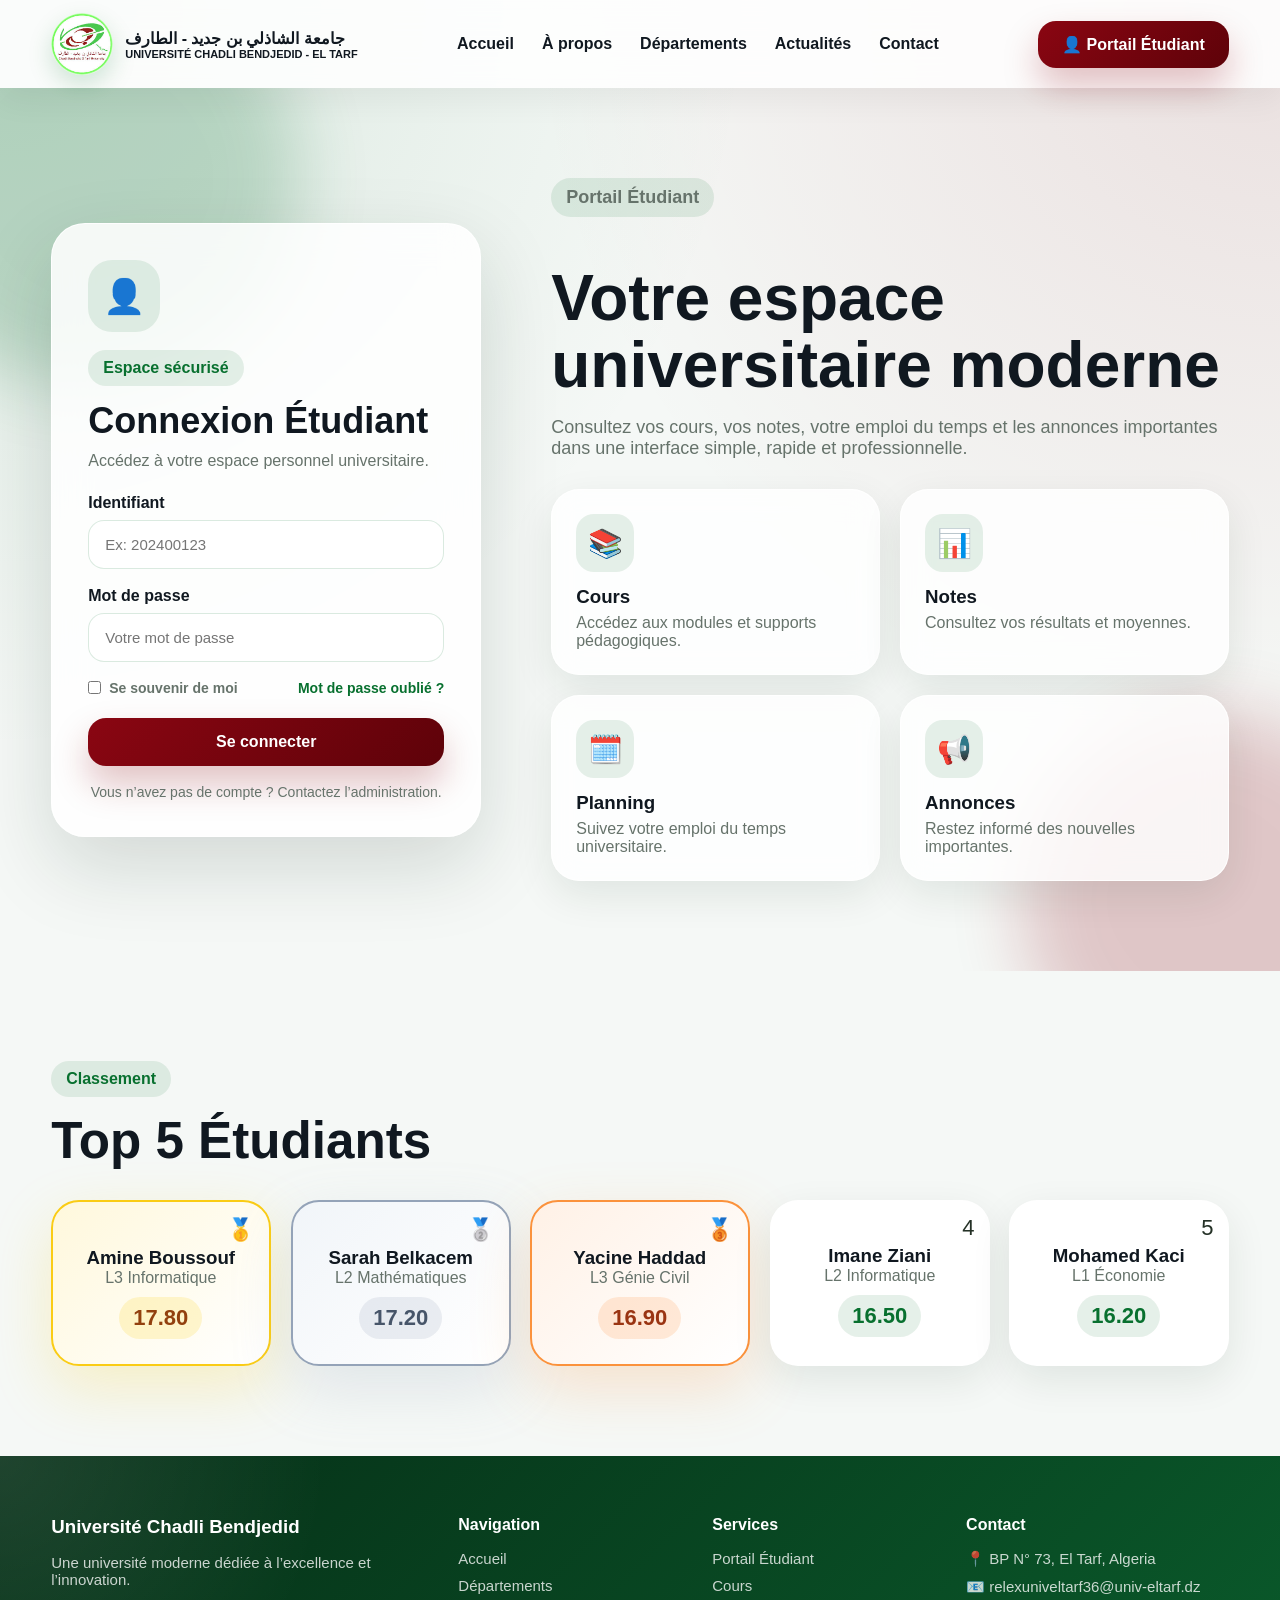
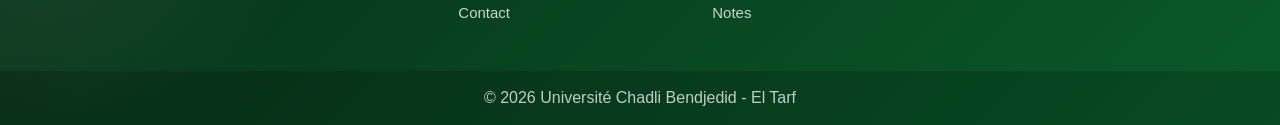
<file: Html/portal.html>
<!DOCTYPE html>
<html lang="fr">
<head>
  <meta charset="UTF-8">
  <meta name="viewport" content="width=device-width, initial-scale=1.0">
  <title>Portail Étudiant</title>
  <link rel="stylesheet" href="../Css/portal.css">
</head>

<body>

<header class="header">
  <div class="container nav">
    <a href="index.html" class="brand">
      <img src="../Media/Pictures/logo.png" alt="Logo">
      <div>
        <strong>جامعة الشاذلي بن جديد - الطارف</strong>
        <span>UNIVERSITÉ CHADLI BENDJEDID - EL TARF</span>
      </div>
    </a>

    <nav class="menu">
      <a href="index.html">Accueil</a>
      <a href="about.html">À propos</a>
      <a href="departments.html">Départements</a>
      <a href="news.html">Actualités</a>
      <a href="contact.html">Contact</a>
    </nav>

    <a href="portal.html" class="portal-btn">👤 Portail Étudiant</a>
  </div>
</header>

<main>

<section class="portal-hero">
  <div class="circle circle-1"></div>
  <div class="circle circle-2"></div>

  <div class="container portal-grid">

    <div class="login-card">
      <div class="login-icon">👤</div>
      <p class="tag">Espace sécurisé</p>
      <h1>Connexion Étudiant</h1>
      <p class="login-desc">Accédez à votre espace personnel universitaire.</p>

      <form>
        <label>Identifiant</label>
        <input type="text" placeholder="Ex: 202400123">

        <label>Mot de passe</label>
        <input type="password" placeholder="Votre mot de passe">

        <div class="login-row">
          <label class="remember">
            <input type="checkbox">
            Se souvenir de moi
          </label>
          <a href="#">Mot de passe oublié ?</a>
        </div>

        <button type="button">Se connecter</button>
      </form>

      <p class="help">Vous n’avez pas de compte ? Contactez l’administration.</p>
    </div>

    <div class="portal-content">
      <p class="tag">Portail Étudiant</p>
      <h2>Votre espace universitaire moderne</h2>
      <p>
        Consultez vos cours, vos notes, votre emploi du temps et les annonces
        importantes dans une interface simple, rapide et professionnelle.
      </p>

      <div class="features">
        <div class="feature-card">
          <div>📚</div>
          <h3>Cours</h3>
          <p>Accédez aux modules et supports pédagogiques.</p>
        </div>

        <div class="feature-card">
          <div>📊</div>
          <h3>Notes</h3>
          <p>Consultez vos résultats et moyennes.</p>
        </div>

        <div class="feature-card">
          <div>🗓️</div>
          <h3>Planning</h3>
          <p>Suivez votre emploi du temps universitaire.</p>
        </div>

        <div class="feature-card">
          <div>📢</div>
          <h3>Annonces</h3>
          <p>Restez informé des nouvelles importantes.</p>
        </div>
      </div>
    </div>

  </div>
</section>

<section class="dashboard-section">
  <div class="container">

    <div class="section-title">
      <p class="tag">Classement</p>
      <h2>Top 5 Étudiants</h2>
    </div>

    <div class="leaderboard">

      <div class="leader-card gold">
        <span class="rank">🥇</span>
        <h3>Amine Boussouf</h3>
        <p>L3 Informatique</p>
        <strong>17.80</strong>
      </div>

      <div class="leader-card silver">
        <span class="rank">🥈</span>
        <h3>Sarah Belkacem</h3>
        <p>L2 Mathématiques</p>
        <strong>17.20</strong>
      </div>

      <div class="leader-card bronze">
        <span class="rank">🥉</span>
        <h3>Yacine Haddad</h3>
        <p>L3 Génie Civil</p>
        <strong>16.90</strong>
      </div>

      <div class="leader-card">
        <span class="rank">4</span>
        <h3>Imane Ziani</h3>
        <p>L2 Informatique</p>
        <strong>16.50</strong>
      </div>

      <div class="leader-card">
        <span class="rank">5</span>
        <h3>Mohamed Kaci</h3>
        <p>L1 Économie</p>
        <strong>16.20</strong>
      </div>

    </div>

  </div>
</section>

</main>

<footer class="footer">
  <div class="container footer-grid">
    <div>
      <h3>Université Chadli Bendjedid</h3>
      <p>Une université moderne dédiée à l’excellence et l’innovation.</p>
    </div>

    <div>
      <h4>Navigation</h4>
      <a href="index.html">Accueil</a>
      <a href="departments.html">Départements</a>
      <a href="contact.html">Contact</a>
    </div>

    <div>
      <h4>Services</h4>
      <a href="portal.html">Portail Étudiant</a>
      <a href="#">Cours</a>
      <a href="#">Notes</a>
    </div>

    <div>
      <h4>Contact</h4>
      <p>📍 BP N° 73, El Tarf, Algeria</p>
      <p>📧 relexuniveltarf36@univ-eltarf.dz</p>
    </div>
  </div>

  <div class="footer-bottom">
    © 2026 Université Chadli Bendjedid - El Tarf
  </div>
</footer>

</body>
</html>
</file>
<file: Css/style.css>
:root {
  --green: #08702f;
  --green-light: #16a34a;
  --red: #8a0612;
  --red-light: #b11222;
  --dark: #101820;
  --text: #243126;
  --muted: #68766e;
  --bg: #f5f8f6;
  --white: #ffffff;
  --glass: rgba(255,255,255,.72);
  --shadow: 0 30px 80px rgba(13, 43, 25, .15);
  --soft-shadow: 0 14px 40px rgba(13, 43, 25, .09);
  --radius: 28px;
}

* {
  margin: 0;
  padding: 0;
  box-sizing: border-box;
  font-family: "Segoe UI", Arial, sans-serif;
}

html {
  scroll-behavior: smooth;
}

body {
  background:
    radial-gradient(circle at top left, rgba(8,112,47,.12), transparent 35%),
    radial-gradient(circle at top right, rgba(138,6,18,.10), transparent 35%),
    var(--bg);
  color: var(--text);
  overflow-x: hidden;
}

a {
  text-decoration: none;
  color: inherit;
}

img {
  display: block;
  width: 100%;
}

.container {
  width: min(1180px, 92%);
  margin: auto;
}

/* NAVBAR */

.navbar {
  position: sticky;
  top: 0;
  z-index: 999;
  background: rgba(255,255,255,.82);
  backdrop-filter: blur(18px);
  border-bottom: 1px solid rgba(255,255,255,.6);
  box-shadow: 0 10px 35px rgba(0,0,0,.06);
}

.nav-content {
  height: 88px;
  display: flex;
  align-items: center;
  justify-content: space-between;
  gap: 28px;
}

.brand {
  display: flex;
  align-items: center;
  gap: 12px;
}

.brand img {
  width: 62px;
  height: 62px;
  object-fit: cover;
  border-radius: 50%;
  box-shadow: 0 10px 25px rgba(8,112,47,.18);
}

.brand strong {
  display: block;
  font-size: 16px;
  color: var(--dark);
}

.brand span {
  display: block;
  font-size: 11px;
  font-weight: 800;
  color: var(--dark);
}

nav {
  display: flex;
  gap: 28px;
}

nav a {
  font-weight: 850;
  position: relative;
  color: var(--dark);
}

nav a::after {
  content: "";
  position: absolute;
  left: 0;
  bottom: -9px;
  height: 4px;
  width: 0;
  border-radius: 99px;
  background: linear-gradient(90deg, var(--green), var(--green-light));
  transition: .3s;
}

nav a:hover,
nav a.active {
  color: var(--green);
}

nav a:hover::after,
nav a.active::after {
  width: 100%;
}

.portal-btn {
  background: linear-gradient(135deg, var(--red), #5e0209);
  color: white;
  padding: 14px 24px;
  border-radius: 18px;
  font-weight: 900;
  box-shadow: 0 18px 35px rgba(138,6,18,.25);
  transition: .3s;
}

.portal-btn:hover {
  transform: translateY(-4px);
}

/* HERO */

.hero {
  position: relative;
  min-height: 680px;
  overflow: hidden;
}

.blob {
  position: absolute;
  border-radius: 50%;
  filter: blur(30px);
  opacity: .23;
  animation: blobMove 8s ease-in-out infinite alternate;
}

.blob-one {
  width: 420px;
  height: 420px;
  background: var(--green);
  top: -140px;
  left: -120px;
}

.blob-two {
  width: 380px;
  height: 380px;
  background: var(--red);
  bottom: -150px;
  right: -120px;
}

.hero-grid {
  min-height: 680px;
  display: grid;
  grid-template-columns: 1fr 1.12fr;
  align-items: center;
  gap: 60px;
  position: relative;
  z-index: 2;
}

.label {
  display: inline-flex;
  background: rgba(8,112,47,.10);
  color: var(--green);
  padding: 10px 16px;
  border-radius: 99px;
  font-weight: 900;
  margin-bottom: 18px;
}

.hero h1 {
  font-size: clamp(44px, 6vw, 82px);
  line-height: 1.02;
  letter-spacing: -2.2px;
  color: var(--dark);
  margin-bottom: 24px;
}

.hero h1 span {
  color: var(--green);
}

.hero p {
  font-size: 19px;
  color: var(--muted);
  max-width: 640px;
  margin-bottom: 32px;
}

.hero-actions {
  display: flex;
  gap: 18px;
  flex-wrap: wrap;
}

.btn {
  display: inline-flex;
  justify-content: center;
  align-items: center;
  padding: 15px 26px;
  border-radius: 18px;
  font-weight: 900;
  transition: .3s;
}

.btn:hover {
  transform: translateY(-5px);
}

.primary {
  color: white;
  background: linear-gradient(135deg, var(--red), #5e0209);
  box-shadow: 0 18px 35px rgba(138,6,18,.25);
}

.secondary {
  background: white;
  color: var(--green);
  border: 2px solid var(--green);
}

.light {
  background: white;
  color: var(--red);
}

.trust-row {
  display: flex;
  gap: 14px;
  flex-wrap: wrap;
  margin-top: 30px;
}

.trust-row div {
  visibility: hidden;
  background: white;
  color: var(--green);
  padding: 10px 16px;
  border-radius: 99px;
  font-weight: 900;
  box-shadow: var(--soft-shadow);
  transition: .3s;
}

.trust-row div:hover {
  background: var(--green);
  color: white;
  transform: translateY(-5px);
}

/* HERO VISUAL */

.hero-visual {
  position: relative;
}

.image-card {
  height: 520px;
  border-radius: 40px 40px 40px 140px;
  overflow: hidden;
  box-shadow: var(--shadow);
  position: relative;
  animation: floatSoft 5s ease-in-out infinite;
}

.image-card::before {
  content: "";
  position: absolute;
  left: -110px;
  top: -60px;
  width: 190px;
  height: 700px;
  background: linear-gradient(var(--green), var(--red));
  border-radius: 999px;
  transform: rotate(25deg);
  z-index: 2;
}

.image-card img {
  height: 100%;
  object-fit: cover;
  transition: 1s;
}

.image-card:hover img {
  transform: scale(1.08);
}

.floating-card {
  position: absolute;
  z-index: 4;
  background: rgba(255,255,255,.88);
  backdrop-filter: blur(14px);
  border: 1px solid rgba(255,255,255,.8);
  padding: 18px 22px;
  border-radius: 22px;
  box-shadow: var(--shadow);
  animation: floatSoft 4s ease-in-out infinite;
}

.floating-card strong {
  display: block;
  font-size: 32px;
  color: var(--green);
}

.floating-card span {
  color: var(--muted);
  font-weight: 800;
}

.top-card {
  top: 35px;
  left: -30px;
}

.bottom-card {
  bottom: 35px;
  right: -25px;
}

/* STATS */

.stats {
  margin-top: -60px;
  padding-bottom: 80px;
  position: relative;
  z-index: 10;
}

.stats-grid {
  display: grid;
  grid-template-columns: repeat(4, 1fr);
  gap: 25px;
}

/* ===== CARD ===== */

.stat {
  padding: 30px;
  border-radius: 25px;
  text-align: center;
  backdrop-filter: blur(12px);
  box-shadow: 0 20px 50px rgba(0,0,0,0.08);
  transition: all 0.4s ease;
  border: 1px solid rgba(255,255,255,0.6);
}

/* ===== ICON ===== */

.stat-icon {
  font-size: 40px;
  margin-bottom: 15px;
}

/* ===== TEXT ===== */

.stat h3 {
  font-size: 32px;
  font-weight: 900;
  margin-bottom: 8px;
}

.stat p {
  font-size: 16px;
  font-weight: 600;
  color: #5f6b64;
}

/* ===== COLORS ===== */

.stat:nth-child(1) {
  background: linear-gradient(135deg, #e0f2fe, #ffffff);
  border: 2px solid rgba(37, 100, 235, 0.15);
}

.stat:nth-child(2) {
  background: linear-gradient(135deg, #fff7ed, #ffffff);
  border: 2px solid rgba(249, 115, 22, 0.15);
}

.stat:nth-child(3) {
  background: linear-gradient(135deg, #ecfdf5, #ffffff);
  border: 2px solid rgba(16, 185, 129, 0.15);
}

.stat:nth-child(4) {
  background: linear-gradient(135deg, #fff1f2, #ffffff);
  border: 2px solid rgba(239, 68, 68, 0.15);
}

/* ===== HOVER EFFECT ===== */

.stat:hover {
  transform: translateY(-12px) scale(1.05);
  box-shadow: 0 30px 80px rgba(0,0,0,0.15);
}

/* ===== RESPONSIVE ===== */

@media (max-width: 900px) {
  .stats-grid {
    grid-template-columns: repeat(2, 1fr);
  }
}

@media (max-width: 500px) {
  .stats-grid {
    grid-template-columns: 1fr;
  }
}

/* SECTIONS */

.section {
  padding: 95px 0;
}

.section h2 {
  font-size: clamp(34px, 4vw, 54px);
  line-height: 1.1;
  color: var(--dark);
}

.section h2 span {
  color: var(--green);
}

.section p {
  color: var(--muted);
}

.excellence-grid {
  display: grid;
  grid-template-columns: .9fr 1.1fr;
  gap: 55px;
  align-items: center;
}

.features {
  display: grid;
  grid-template-columns: 1fr 1fr;
  gap: 22px;
}

.feature {
  background: rgba(255,255,255,.82);
  backdrop-filter: blur(14px);
  padding: 26px;
  border-radius: 26px;
  box-shadow: var(--soft-shadow);
  border: 1px solid rgba(255,255,255,.8);
  transition: .35s;
}

.feature:hover {
  transform: translateY(-10px);
  box-shadow: var(--shadow);
}

.icon {
  width: 62px;
  height: 62px;
  display: grid;
  place-items: center;
  background: rgba(8,112,47,.10);
  color: var(--green);
  border-radius: 20px;
  font-size: 30px;
  margin-bottom: 18px;
}

.icon.red {
  background: rgba(138,6,18,.10);
  color: var(--red);
}

/* DEPARTMENTS */

.section-head {
  display: flex;
  justify-content: space-between;
  align-items: flex-end;
  margin-bottom: 35px;
}

.section-head a {
  color: var(--green);
  font-weight: 900;
}

.dept-grid {
  display: grid;
  grid-template-columns: repeat(4, 1fr);
  gap: 24px;
}

.dept-card {
  background: white;
  padding: 30px;
  border-radius: 30px;
  box-shadow: var(--soft-shadow);
  transition: .35s;
  position: relative;
  overflow: hidden;
}

.dept-card::after {
  content: "";
  position: absolute;
  right: -70px;
  bottom: -70px;
  width: 160px;
  height: 160px;
  background: rgba(8,112,47,.08);
  border-radius: 50%;
}

.dept-card:hover {
  transform: translateY(-12px) scale(1.02);
  box-shadow: var(--shadow);
}

.dept-card.dark {
  background: linear-gradient(135deg, #0e3b22, #0a5a2b);
  color: white;
}

.dept-card.red {
  background: linear-gradient(135deg, #8a0612, #5e0209);
  color: white;
}

.dept-card.dark p,
.dept-card.red p {
  color: rgba(255,255,255,.82);
}

.dept-icon {
  width: 80px;
  height: 80px;
  border-radius: 24px;
  background: rgba(8,112,47,.10);
  display: grid;
  place-items: center;
  font-size: 38px;
  margin-bottom: 22px;
}

.dept-card.dark .dept-icon,
.dept-card.red .dept-icon {
  background: rgba(255,255,255,.14);
}

.dept-card span {
  display: inline-block;
  margin-top: 20px;
  font-weight: 900;
  color: var(--green);
}

.dept-card.dark span,
.dept-card.red span {
  color: white;
}

/* NEWS */

.news-grid {
  display: grid;
  grid-template-columns: repeat(3, 1fr);
  gap: 24px;
}

.news-card {
  background: white;
  padding: 26px;
  border-radius: 28px;
  box-shadow: var(--soft-shadow);
  transition: .35s;
}

.news-card:hover {
  transform: translateY(-10px);
  box-shadow: var(--shadow);
}

.news-img {
  height: 160px;
  border-radius: 22px;
  background: linear-gradient(135deg, rgba(8,112,47,.18), white);
  display: grid;
  place-items: center;
  font-size: 50px;
  margin-bottom: 18px;
}

.red-news {
  background: linear-gradient(135deg, rgba(138,6,18,.18), white);
}

.news-card small {
  color: var(--red);
  font-weight: 900;
}

/* CTA */

.cta {
  padding: 90px 0;
}

.cta-box {
  background:
    radial-gradient(circle at top right, rgba(255,255,255,.20), transparent 28%),
    linear-gradient(135deg, var(--green), var(--red));
  color: white;
  border-radius: 40px;
  padding: 55px;
  display: flex;
  align-items: center;
  justify-content: space-between;
  gap: 35px;
  box-shadow: var(--shadow);
}

.cta-box span {
  font-weight: 900;
  color: rgba(255,255,255,.78);
}

.cta-box h2 {
  font-size: clamp(34px, 4vw, 56px);
}

.cta-box p {
  color: rgba(255,255,255,.82);
}

/* FOOTER */

footer {
  background: #062f17;
  color: white;
  padding: 34px 0;
}

.footer-content {
  display: flex;
  justify-content: space-between;
  gap: 25px;
  align-items: center;
}

footer p {
  color: rgba(255,255,255,.75);
}

/* ANIMATIONS */

@keyframes floatSoft {
  0%,100% { transform: translateY(0); }
  50% { transform: translateY(-10px); }
}

@keyframes blobMove {
  0% { transform: translate(0,0) scale(1); }
  100% { transform: translate(40px,30px) scale(1.1); }
}

/* RESPONSIVE */

@media(max-width: 1050px) {
  nav {
    display: none;
  }

  .hero-grid,
  .excellence-grid {
    grid-template-columns: 1fr;
  }

  .image-card {
    height: 380px;
  }

  .stats-grid,
  .dept-grid,
  .features {
    grid-template-columns: repeat(2, 1fr);
  }

  .news-grid {
    grid-template-columns: 1fr;
  }
}

@media(max-width: 650px) {
  .brand strong {
    font-size: 13px;
  }

  .brand span {
    font-size: 9px;
  }

  .brand img {
    width: 48px;
    height: 48px;
  }
  .trust-row div{
    visibility: visible;
  }

  .portal-btn {
    display: none;
  }

  .hero {
    min-height: auto;
  }

  .hero-grid {
    padding: 60px 0;
  }

  .hero h1 {
    font-size: 38px;
  }

  .hero-actions {
    flex-direction: column;
  }

  .btn {
    width: 100%;
  }

  .stats-grid,
  .dept-grid,
  .features {
    grid-template-columns: 1fr;
  }

  .section-head,
  .cta-box,
  .footer-content {
    flex-direction: column;
    align-items: flex-start;
  }

  .cta-box {
    padding: 35px;
  }
}
.footer {
  background:
    radial-gradient(circle at top left, rgba(255,255,255,.10), transparent 25%),
    linear-gradient(135deg, #062f17, #0a5a2b);
  color: white;
  padding: 60px 0 0;
  margin-top: 40px;
}

.footer-grid {
  display: grid;
  grid-template-columns: 1.7fr 1fr 1fr 1.2fr;
  gap: 35px;
}

.footer-brand img {
  width: 70px;
  height: 70px;
  border-radius: 50%;
  margin-bottom: 15px;
  background: white;
  padding: 4px;
}

.footer h3,
.footer h4 {
  margin-bottom: 16px;
}

.footer p,
.footer a {
  display: block;
  color: rgba(255,255,255,.78);
  margin-bottom: 10px;
  font-size: 15px;
}

.footer a:hover {
  color: white;
  transform: translateX(5px);
}

.socials {
  display: flex;
  gap: 10px;
  margin-top: 15px;
}

.socials span a {
  width: 36px;
  height: 36px;
  border-radius: 50%;
  background: rgba(255,255,255,.12);
  display: grid;
  place-items: center;
  font-weight: 900;
  cursor: pointer;
}

.socials span a:hover {
  background: white;
  color: #0a5a2b;
  transform: translateY(-4px);
}

.footer-bottom {
  margin-top: 40px;
  padding: 18px;
  text-align: center;
  background: rgba(0,0,0,.18);
  color: rgba(255,255,255,.75);
}

@media(max-width: 900px) {
  .footer-grid {
    grid-template-columns: 1fr 1fr;
  }
}

@media(max-width: 600px) {
  .footer-grid {
    grid-template-columns: 1fr;
  }
}
.real-news {
  padding: 18px;
}

.news-photo {
  height: 230px;
  border-radius: 24px;
  overflow: hidden;
  margin-bottom: 18px;
  position: relative;
}

.news-photo::after {
  content: "";
  position: absolute;
  inset: 0;
  background: linear-gradient(to top, rgba(0,0,0,.25), transparent);
}

.news-photo img {
  width: 100%;
  height: 100%;
  object-fit: cover;
  transition: 0.8s ease;
}

.real-news:hover .news-photo img {
  transform: scale(1.08);
}

.real-news h3 {
  font-size: 22px;
  line-height: 1.35;
  margin: 10px 0;
}

.real-news p {
  font-size: 15px;
  line-height: 1.8;
}
</file>
<file: Css/about.css>
:root {
  --green:#08702f;
  --green-light:#16a34a;
  --red:#8a0612;
  --red-dark:#5e0209;
  --dark:#101820;
  --text:#243126;
  --muted:#66736b;
  --bg:#f5f8f6;
  --white:#ffffff;
  --shadow:0 30px 80px rgba(13,43,25,.15);
  --soft-shadow:0 14px 40px rgba(13,43,25,.09);
}

* {
  margin:0;
  padding:0;
  box-sizing:border-box;
  font-family:"Segoe UI", Arial, sans-serif;
}

body {
  background:
    radial-gradient(circle at top left, rgba(8,112,47,.12), transparent 35%),
    radial-gradient(circle at top right, rgba(138,6,18,.10), transparent 35%),
    var(--bg);
  color:var(--text);
  overflow-x:hidden;
}

a {
  text-decoration:none;
  color:inherit;
}

img {
  width:100%;
  display:block;
}

.container {
  width:min(1180px,92%);
  margin:auto;
}

/* HEADER */

.header {
  position:sticky;
  top:0;
  z-index:999;
  background:rgba(255,255,255,.86);
  backdrop-filter:blur(18px);
  box-shadow:0 10px 35px rgba(0,0,0,.06);
}

.nav {
  height:88px;
  display:flex;
  align-items:center;
  justify-content:space-between;
  gap:28px;
}

.brand {
  display:flex;
  align-items:center;
  gap:12px;
}

.brand img {
  width:62px;
  height:62px;
  border-radius:50%;
  object-fit:cover;
  background:white;
  box-shadow:0 10px 25px rgba(8,112,47,.18);
}

.brand strong {
  display:block;
  font-size:16px;
  color:var(--dark);
}

.brand span {
  display:block;
  font-size:11px;
  font-weight:800;
  color:var(--dark);
}

.menu {
  display:flex;
  gap:28px;
}

.menu a {
  font-weight:850;
  color:var(--dark);
  position:relative;
}

.menu a::after {
  content:"";
  position:absolute;
  left:0;
  bottom:-9px;
  width:0;
  height:4px;
  background:var(--green);
  border-radius:99px;
  transition:.3s;
}

.menu a:hover,
.menu a.active {
  color:var(--green);
}

.menu a:hover::after,
.menu a.active::after {
  width:100%;
}

.portal-btn {
  background:linear-gradient(135deg,var(--red),var(--red-dark));
  color:white;
  padding:14px 24px;
  border-radius:18px;
  font-weight:900;
  box-shadow:0 18px 35px rgba(138,6,18,.25);
  transition:.3s;
}

.portal-btn:hover {
  transform:translateY(-4px);
}

/* COMMON */

.tag {
  display:inline-block;
  background:rgba(8,112,47,.10);
  color:var(--green);
  padding:10px 16px;
  border-radius:99px;
  font-weight:900;
  margin-bottom:18px;
}

.section-title {
  margin-bottom:35px;
}

.section-title h2 {
  font-size:clamp(34px,4vw,54px);
  color:var(--dark);
  line-height:1.1;
}

.section-title.row {
  display:flex;
  justify-content:space-between;
  align-items:flex-end;
}

/* HERO */

.about-hero {
  position:relative;
  overflow:hidden;
  padding:95px 0;
}

.blob {
  position:absolute;
  border-radius:50%;
  filter:blur(35px);
  opacity:.20;
  animation:blobMove 8s ease-in-out infinite alternate;
}

.blob.green {
  width:420px;
  height:420px;
  background:var(--green);
  top:-120px;
  left:-120px;
}

.blob.red {
  width:380px;
  height:380px;
  background:var(--red);
  bottom:-120px;
  right:-120px;
}

.hero-grid {
  display:grid;
  grid-template-columns:1fr 1fr;
  gap:60px;
  align-items:center;
  position:relative;
  z-index:2;
}

.about-hero h1 {
  font-size:clamp(44px,6vw,78px);
  line-height:1.03;
  letter-spacing:-2px;
  color:var(--dark);
  margin-bottom:24px;
}

.about-hero p {
  font-size:18px;
  color:var(--muted);
  max-width:720px;
}

.hero-image {
  height:520px;
  border-radius:40px 40px 40px 140px;
  overflow:hidden;
  box-shadow:var(--shadow);
  position:relative;
  animation:floatSoft 5s ease-in-out infinite;
}

.hero-image::before {
  content:"";
  position:absolute;
  left:-110px;
  top:-60px;
  width:190px;
  height:700px;
  background:linear-gradient(var(--green),var(--red));
  border-radius:999px;
  transform:rotate(25deg);
  z-index:2;
}

.hero-image img {
  height:101%;
  object-fit:cover;
  transition:1s;
}

.hero-image:hover img {
  transform:scale(1.08);
}

.floating-box {
  position:absolute;
  right:25px;
  bottom:25px;
  z-index:3;
  background:rgba(255,255,255,.9);
  backdrop-filter:blur(12px);
  border-radius:22px;
  padding:18px 22px;
  box-shadow:var(--shadow);
}

.floating-box strong {
  display:block;
  font-size:32px;
  color:var(--green);
}

.floating-box span {
  color:var(--muted);
  font-weight:800;
}

/* LEADERS */

.leaders-section {
  padding:90px 0;
}

.leaders-grid {
  display:grid;
  gap:35px;
}

.leader-profile {
  background:rgba(255,255,255,.86);
  backdrop-filter:blur(16px);
  border:1px solid rgba(255,255,255,.85);
  box-shadow:var(--soft-shadow);
  border-radius:36px;
  padding:28px;
  display:grid;
  grid-template-columns:360px 1fr;
  gap:35px;
  align-items:center;
  transition:.35s;
}

.leader-profile:hover {
  transform:translateY(-10px);
  box-shadow:var(--shadow);
}

.leader-profile.reverse {
  grid-template-columns:1fr 360px;
}

.leader-profile.reverse .leader-photo {
  order:2;
}

.leader-photo {
  height:330px;
  border-radius:30px;
  overflow:hidden;
}

.leader-photo img {
  height:100%;
  object-fit:cover;
  transition:.8s;
}

.leader-profile:hover .leader-photo img {
  transform:scale(1.07);
}

.leader-info .dg{
  font-size: 38px;
  color:var(--green) ;
  font-weight:900;
}

.leader-info h3 {
  font-size:36px;
  color:var(--dark);
  margin:10px 0;
}

.leader-info p {
  color:var(--muted);
  font-size:17px;
}

/* MISSION */

.mission-section {
  padding:90px 0;
}

.mission-grid {
  display:grid;
  grid-template-columns:.9fr 1.1fr;
  gap:55px;
  align-items:center;
}

.mission-grid h2 {
  font-size:clamp(34px,4vw,54px);
  color:var(--dark);
  line-height:1.1;
  margin-bottom:18px;
}

.mission-grid p {
  color:var(--muted);
  font-size:17px;
}

.mission-cards {
  display:grid;
  grid-template-columns:1fr 1fr;
  gap:22px;
}

.mission-card {
  background:white;
  padding:26px;
  border-radius:28px;
  box-shadow:var(--soft-shadow);
  transition:.35s;
}

.mission-card:hover {
  transform:translateY(-10px);
  box-shadow:var(--shadow);
}

.mission-card span {
  width:62px;
  height:62px;
  display:grid;
  place-items:center;
  background:rgba(8,112,47,.10);
  border-radius:20px;
  font-size:30px;
  margin-bottom:18px;
}

/* ACTIVITIES */

.activities-section {
  padding:90px 0;
}

.activity-grid {
  display:grid;
  grid-template-columns:1.2fr 1fr 1fr;
  gap:24px;
}

.activity-card {
  background:white;
  border-radius:30px;
  overflow:hidden;
  box-shadow:var(--soft-shadow);
  transition:.35s;
}

.activity-card:hover {
  transform:translateY(-10px);
  box-shadow:var(--shadow);
}

.activity-card.big {
  grid-row:span 2;
}

.activity-card img {
  height:260px;
  object-fit:cover;
  transition:.8s;
}

.activity-card.big img {
  height:560px;
}

.activity-card:hover img {
  transform:scale(1.06);
}

.activity-card div {
  padding:24px;
}

.activity-card h3 {
  color:var(--dark);
  font-size:24px;
  margin-bottom:8px;
}

.activity-card p {
  color:var(--muted);
}

/* STATS */

.stats-section {
  padding:70px 0 95px;
}

.stats-grid {
  display:grid;
  grid-template-columns:repeat(4,1fr);
  gap:22px;
}

.stat {
  background:white;
  border-radius:28px;
  padding:30px;
  text-align:center;
  box-shadow:var(--soft-shadow);
  transition:.35s;
}

.stat:hover {
  transform:translateY(-10px);
  box-shadow:var(--shadow);
}

.stat strong {
  display:block;
  font-size:38px;
  color:var(--green);
}

.stat span {
  color:var(--muted);
  font-weight:800;
}


/* ANIMATIONS */

@keyframes blobMove {
  0% { transform:translate(0,0) scale(1); }
  100% { transform:translate(40px,30px) scale(1.1); }
}

@keyframes floatSoft {
  0%,100% { transform:translateY(0); }
  50% { transform:translateY(-10px); }
}

/* RESPONSIVE */

@media(max-width:1050px) {
  .menu {
    display:none;
  }

  .hero-grid,
  .mission-grid {
    grid-template-columns:1fr;
  }

  .leader-profile,
  .leader-profile.reverse {
    grid-template-columns:1fr;
  }

  .leader-profile.reverse .leader-photo {
    order:0;
  }

  .activity-grid {
    grid-template-columns:1fr;
  }

  .activity-card.big img,
  .activity-card img {
    height:330px;
  }

  .stats-grid,
  .mission-cards,
  .footer-grid {
    grid-template-columns:1fr 1fr;
  }
}

@media(max-width:650px) {
  .portal-btn {
    display:none;
  }

  .brand img {
    width:48px;
    height:48px;
  }

  .brand strong {
    font-size:13px;
  }

  .brand span {
    font-size:9px;
  }

  .about-hero h1 {
    font-size:38px;
  }

  .hero-image {
    height:360px;
    border-radius:30px;
  }

  .leader-photo {
    height:280px;
  }

  .stats-grid,
  .mission-cards,
  .footer-grid {
    grid-template-columns:1fr;
  }
}
</file>
<file: Css/contact.css>
:root {
  --green: #08702f;
  --green-light: #16a34a;
  --red: #8a0612;
  --red-dark: #5e0209;
  --dark: #101820;
  --text: #243126;
  --muted: #66736b;
  --bg: #f5f8f6;
  --white: #ffffff;
  --shadow: 0 30px 80px rgba(13, 43, 25, .15);
  --soft-shadow: 0 14px 40px rgba(13, 43, 25, .09);
}

* {
  margin: 0;
  padding: 0;
  box-sizing: border-box;
  font-family: "Segoe UI", Arial, sans-serif;
}

body {
  background:
    radial-gradient(circle at top left, rgba(8,112,47,.12), transparent 35%),
    radial-gradient(circle at top right, rgba(138,6,18,.10), transparent 35%),
    var(--bg);
  color: var(--text);
  overflow-x: hidden;
}

a {
  text-decoration: none;
  color: inherit;
}

.container {
  width: min(1180px, 92%);
  margin: auto;
}

/* HEADER */

.header {
  position: sticky;
  top: 0;
  z-index: 999;
  background: rgba(255,255,255,.86);
  backdrop-filter: blur(18px);
  box-shadow: 0 10px 35px rgba(0,0,0,.06);
}

.nav {
  height: 88px;
  display: flex;
  justify-content: space-between;
  align-items: center;
  gap: 28px;
}

.brand {
  display: flex;
  align-items: center;
  gap: 12px;
}

.brand img {
  width: 62px;
  height: 62px;
  border-radius: 50%;
  object-fit: cover;
  background: white;
  box-shadow: 0 10px 25px rgba(8,112,47,.18);
}

.brand strong {
  display: block;
  font-size: 16px;
  color: var(--dark);
}

.brand span {
  display: block;
  font-size: 11px;
  font-weight: 800;
  color: var(--dark);
}

.menu {
  display: flex;
  gap: 28px;
}

.menu a {
  font-weight: 850;
  color: var(--dark);
  position: relative;
}

.menu a::after {
  content: "";
  position: absolute;
  left: 0;
  bottom: -9px;
  width: 0;
  height: 4px;
  background: var(--green);
  border-radius: 99px;
  transition: .3s;
}

.menu a:hover,
.menu a.active {
  color: var(--green);
}

.menu a:hover::after,
.menu a.active::after {
  width: 100%;
}

.portal-btn {
  background: linear-gradient(135deg, var(--red), var(--red-dark));
  color: white;
  padding: 14px 24px;
  border-radius: 18px;
  font-weight: 900;
  box-shadow: 0 18px 35px rgba(138,6,18,.25);
  transition: .3s;
}

.portal-btn:hover {
  transform: translateY(-4px);
}

/* HERO */

.contact-hero {
  position: relative;
  overflow: hidden;
  padding: 90px 0;
}

.blob {
  position: absolute;
  border-radius: 50%;
  filter: blur(35px);
  opacity: .20;
  animation: blobMove 8s ease-in-out infinite alternate;
}

.blob-one {
  width: 420px;
  height: 420px;
  background: var(--green);
  top: -120px;
  left: -120px;
}

.blob-two {
  width: 380px;
  height: 380px;
  background: var(--red);
  bottom: -120px;
  right: -120px;
}

.hero-grid {
  display: grid;
  grid-template-columns: 1.1fr .9fr;
  gap: 50px;
  align-items: center;
  position: relative;
  z-index: 2;
}

.tag {
  display: inline-block;
  background: rgba(8,112,47,.10);
  color: var(--green);
  padding: 10px 16px;
  border-radius: 99px;
  font-weight: 900;
  margin-bottom: 18px;
}

.contact-hero h1 {
  font-size: clamp(44px, 6vw, 76px);
  line-height: 1.03;
  color: var(--dark);
  letter-spacing: -2px;
  margin-bottom: 22px;
}

.contact-hero p {
  color: var(--muted);
  font-size: 18px;
  max-width: 720px;
}

.hero-card {
  background: rgba(255,255,255,.82);
  backdrop-filter: blur(16px);
  border: 1px solid rgba(255,255,255,.85);
  border-radius: 34px;
  padding: 34px;
  box-shadow: var(--shadow);
  animation: floatSoft 4s ease-in-out infinite;
}

.hero-card h3 {
  font-size: 30px;
  color: var(--dark);
  margin-bottom: 12px;
}

.hero-mini {
  display: flex;
  flex-wrap: wrap;
  gap: 12px;
  margin-top: 24px;
}

.hero-mini span {
  background: white;
  color: var(--green);
  padding: 10px 14px;
  border-radius: 99px;
  font-weight: 900;
  box-shadow: var(--soft-shadow);
}

/* CONTACT FORM */

.contact-section {
  padding: 70px 0 90px;
}

.contact-grid {
  display: grid;
  grid-template-columns: 1.15fr .85fr;
  gap: 35px;
  align-items: start;
}

.contact-form {
  background: rgba(255,255,255,.86);
  backdrop-filter: blur(16px);
  border: 1px solid rgba(255,255,255,.85);
  border-radius: 34px;
  padding: 36px;
  box-shadow: var(--shadow);
}

.contact-form h2 {
  font-size: 42px;
  color: var(--dark);
  margin-bottom: 24px;
}

.input-row {
  display: grid;
  grid-template-columns: 1fr 1fr;
  gap: 18px;
}

.contact-form label {
  display: block;
  color: var(--dark);
  font-weight: 850;
  margin-bottom: 8px;
}

.contact-form input,
.contact-form textarea {
  width: 100%;
  border: 1px solid rgba(8,112,47,.15);
  background: white;
  border-radius: 16px;
  padding: 15px 16px;
  font-size: 15px;
  outline: none;
  margin-bottom: 18px;
}

.contact-form textarea {
  min-height: 160px;
  resize: vertical;
}

.contact-form input:focus,
.contact-form textarea:focus {
  border-color: var(--green);
  box-shadow: 0 0 0 4px rgba(8,112,47,.10);
}

.contact-form button {
  width: 100%;
  border: none;
  cursor: pointer;
  background: linear-gradient(135deg, var(--red), var(--red-dark));
  color: white;
  padding: 16px 24px;
  border-radius: 18px;
  font-weight: 900;
  font-size: 16px;
  box-shadow: 0 18px 35px rgba(138,6,18,.25);
  transition: .3s;
}

.contact-form button:hover {
  transform: translateY(-4px);
}

/* INFO CARDS */

.contact-info {
  display: grid;
  gap: 18px;
}

.info-card {
  background: rgba(255,255,255,.84);
  backdrop-filter: blur(16px);
  border: 1px solid rgba(255,255,255,.85);
  border-radius: 28px;
  padding: 24px;
  display: flex;
  gap: 18px;
  align-items: flex-start;
  box-shadow: var(--soft-shadow);
  transition: .35s;
}

.info-card:hover {
  transform: translateY(-8px);
  box-shadow: var(--shadow);
}

.info-card span {
  width: 58px;
  height: 58px;
  border-radius: 18px;
  display: grid;
  place-items: center;
  font-size: 28px;
  flex: 0 0 auto;
}

.info-card.green span {
  background: rgba(8,112,47,.10);
}

.info-card.red span {
  background: rgba(138,6,18,.10);
}

.info-card h3 {
  color: var(--dark);
  margin-bottom: 6px;
}

.info-card p {
  color: var(--muted);
}

/* MAP */

.map-section {
  padding: 20px 0 90px;
}

.map-box {
  background: white;
  border-radius: 36px;
  padding: 35px;
  box-shadow: var(--shadow);
  display: grid;
  grid-template-columns: .9fr 1.1fr;
  gap: 30px;
  align-items: center;
}

.map-box h2 {
  font-size: 38px;
  color: var(--dark);
  margin-bottom: 10px;
}

.map-box p {
  color: var(--muted);
}

.real-map {
  width: 100%;
  height: 300px;
  border-radius: 28px;
  overflow: hidden;
  box-shadow: var(--soft-shadow);
}

.real-map iframe {
  width: 100%;
  height: 100%;
  border: none;
  filter: grayscale(20%) contrast(1.05);
  transition: 0.3s;
}

.real-map:hover iframe {
  filter: grayscale(0%);
}


.pin {
  font-size: 54px;
  animation: floatSoft 3s ease-in-out infinite;
}

/* FOOTER */

.footer {
  background:
    radial-gradient(circle at top left, rgba(255,255,255,.10), transparent 25%),
    linear-gradient(135deg, #062f17, #0a5a2b);
  color: white;
  padding: 60px 0 0;
}

.footer-grid {
  display: grid;
  grid-template-columns: 1.7fr 1fr 1fr 1.2fr;
  gap: 35px;
}

.footer-brand img {
  width: 70px;
  height: 70px;
  border-radius: 50%;
  margin-bottom: 15px;
  background: white;
  padding: 4px;
}

.footer h3,
.footer h4 {
  margin-bottom: 16px;
}

.footer p,
.footer a {
  display: block;
  color: rgba(255,255,255,.78);
  margin-bottom: 10px;
  font-size: 15px;
}

.footer a:hover {
  color: white;
  transform: translateX(5px);
}

.footer-bottom {
  margin-top: 40px;
  padding: 18px;
  text-align: center;
  background: rgba(0,0,0,.18);
  color: rgba(255,255,255,.75);
}

/* ANIMATION */

@keyframes blobMove {
  0% { transform: translate(0,0) scale(1); }
  100% { transform: translate(40px,30px) scale(1.1); }
}

@keyframes floatSoft {
  0%,100% { transform: translateY(0); }
  50% { transform: translateY(-10px); }
}

/* RESPONSIVE */

@media(max-width: 1050px) {
  .menu {
    display: none;
  }

  .hero-grid,
  .contact-grid,
  .map-box {
    grid-template-columns: 1fr;
  }

  .footer-grid {
    grid-template-columns: 1fr 1fr;
  }
}

@media(max-width: 650px) {
  .portal-btn {
    display: none;
  }

  .brand img {
    width: 48px;
    height: 48px;
  }

  .brand strong {
    font-size: 13px;
  }

  .brand span {
    font-size: 9px;
  }

  .contact-hero {
    padding: 55px 0;
  }

  .contact-hero h1 {
    font-size: 38px;
  }

  .input-row {
    grid-template-columns: 1fr;
  }

  .contact-form {
    padding: 26px;
  }

  .footer-grid {
    grid-template-columns: 1fr;
  }
}
</file>
<file: Css/departments.css>
:root {
  --green:#08702f;
  --green-light:#16a34a;
  --red:#8a0612;
  --red-dark:#5e0209;
  --dark:#101820;
  --muted:#66736b;
  --bg:#f5f8f6;
  --white:#fff;
  --shadow:0 30px 80px rgba(13,43,25,.16);
  --soft-shadow:0 14px 40px rgba(13,43,25,.09);
}

* {
  margin:0;
  padding:0;
  box-sizing:border-box;
  font-family:"Segoe UI", Arial, sans-serif;
}

body {
  background:
    radial-gradient(circle at top left, rgba(8,112,47,.13), transparent 34%),
    radial-gradient(circle at top right, rgba(138,6,18,.10), transparent 34%),
    var(--bg);
  color:var(--dark);
  overflow-x:hidden;
}

a {
  text-decoration:none;
  color:inherit;
}

.container {
  width:min(1180px,92%);
  margin:auto;
}

/* HEADER */

.header {
  position:sticky;
  top:0;
  z-index:999;
  background:rgba(255,255,255,.86);
  backdrop-filter:blur(18px);
  box-shadow:0 10px 35px rgba(0,0,0,.06);
}

.nav {
  height:88px;
  display:flex;
  align-items:center;
  justify-content:space-between;
  gap:28px;
}

.brand {
  display:flex;
  align-items:center;
  gap:12px;
}

.brand img {
  width:62px;
  height:62px;
  border-radius:50%;
  object-fit:cover;
  background:white;
}

.brand strong {
  display:block;
  font-size:16px;
}

.brand span {
  display:block;
  font-size:11px;
  font-weight:800;
}

.menu {
  display:flex;
  gap:28px;
}

.menu a {
  font-weight:850;
  position:relative;
}

.menu a::after {
  content:"";
  position:absolute;
  left:0;
  bottom:-9px;
  width:0;
  height:4px;
  background:var(--green);
  border-radius:99px;
  transition:.3s;
}

.menu a:hover,
.menu a.active {
  color:var(--green);
}

.menu a:hover::after,
.menu a.active::after {
  width:100%;
}

.portal-btn {
  background:linear-gradient(135deg,var(--red),var(--red-dark));
  color:white;
  padding:14px 24px;
  border-radius:18px;
  font-weight:900;
}

/* GLOBAL */

.tag {
  display:inline-block;
  background:rgba(8,112,47,.10);
  color:var(--green);
  padding:10px 16px;
  border-radius:99px;
  font-weight:900;
  margin-bottom:18px;
}

.btn {
  display:inline-flex;
  padding:15px 26px;
  border-radius:18px;
  font-weight:900;
  transition:.3s;
}

.btn:hover {
  transform:translateY(-5px);
}

.primary {
  background:linear-gradient(135deg,var(--red),var(--red-dark));
  color:white;
}

.secondary {
  background:white;
  color:var(--green);
  border:2px solid var(--green);
}

.blob {
  position:absolute;
  border-radius:50%;
  filter:blur(35px);
  opacity:.2;
  animation:blobMove 8s ease-in-out infinite alternate;
}

.blob.one {
  width:430px;
  height:430px;
  background:var(--green);
  top:-130px;
  left:-120px;
}

.blob.two {
  width:380px;
  height:380px;
  background:var(--red);
  bottom:-130px;
  right:-120px;
}

/* DEPARTMENTS PAGE */

.dept-hero {
  position:relative;
  overflow:hidden;
  padding:100px 0 70px;
  text-align:center;
}

.dept-hero h1 {
  font-size:clamp(44px,6vw,78px);
  line-height:1.03;
  letter-spacing:-2px;
}

.dept-hero p {
  color:var(--muted);
  font-size:18px;
  margin-top:20px;
}

.dept-section {
  padding:50px 0 100px;
}

.dept-grid {
  display:grid;
  grid-template-columns:repeat(4,1fr);
  gap:24px;
}

.dept-card {
  background:rgba(255,255,255,.86);
  backdrop-filter:blur(16px);
  padding:30px;
  border-radius:32px;
  min-height:300px;
  box-shadow:var(--soft-shadow);
  transition:.35s;
  position:relative;
  overflow:hidden;
}

.dept-card::before {
  content:"";
  position:absolute;
  inset:0;
  background:linear-gradient(120deg,transparent,rgba(255,255,255,.7),transparent);
  transform:translateX(-120%);
}

.dept-card:hover::before {
  transform:translateX(120%);
  transition:.8s;
}

.dept-card:hover {
  transform:translateY(-12px) scale(1.02);
  box-shadow:var(--shadow);
}

.dept-card.red {
  background:linear-gradient(135deg,#fff1f2,#fff);
}

.main-card {
  background:linear-gradient(135deg,#e9fff1,#fff);
  border:2px solid rgba(8,112,47,.15);
}

.dept-icon {
  width:80px;
  height:80px;
  border-radius:24px;
  display:grid;
  place-items:center;
  font-size:38px;
  background:rgba(8,112,47,.10);
  margin-bottom:25px;
}

.badge {
  position:absolute;
  top:20px;
  right:20px;
  background:var(--green);
  color:white;
  padding:7px 12px;
  border-radius:99px;
  font-size:12px;
  font-weight:900;
}

.dept-card h3 {
  font-size:26px;
  margin-bottom:12px;
}

.dept-card p {
  color:var(--muted);
  line-height:1.7;
}

.dept-card strong {
  display:inline-block;
  margin-top:22px;
  color:var(--green);
}

/* INFORMATIQUE MAIN */

.computer-hero {
  padding:100px 0;
}

.computer-grid {
  display:grid;
  grid-template-columns:1fr 1fr;
  gap:60px;
  align-items:center;
}

.computer-hero h1,
.level-hero h1,
.l2-hero h1 {
  font-size:clamp(44px,6vw,78px);
  line-height:1.03;
  letter-spacing:-2px;
  margin-bottom:22px;
}

.computer-hero p,
.level-hero p,
.l2-hero p {
  color:var(--muted);
  font-size:18px;
  max-width:720px;
}

.hero-actions {
  display:flex;
  gap:18px;
  flex-wrap:wrap;
  margin-top:30px;
}

.code-card {
  background:#0b1220;
  color:#8fffc1;
  border-radius:34px;
  padding:30px;
  box-shadow:var(--shadow);
  overflow:hidden;
  animation:floatSoft 5s infinite ease-in-out;
}

.terminal-bar {
  display:flex;
  gap:8px;
  margin-bottom:22px;
}

.terminal-bar span {
  width:13px;
  height:13px;
  border-radius:50%;
  background:#ff5f57;
}

.terminal-bar span:nth-child(2) {
  background:#ffbd2e;
}

.terminal-bar span:nth-child(3) {
  background:#28c840;
}

pre {
  white-space:pre-wrap;
  line-height:1.8;
  font-size:17px;
}

.path-section,
.levels-section,
.courses-section,
.upload-section {
  padding:80px 0;
}

.section-title h2 {
  font-size:clamp(34px,4vw,54px);
}

.cycle-grid {
  display:grid;
  grid-template-columns:1fr 1fr;
  gap:28px;
}

.cycle-card {
  background:white;
  padding:36px;
  border-radius:34px;
  box-shadow:var(--soft-shadow);
  transition:.35s;
}

.cycle-card:hover {
  transform:translateY(-12px);
  box-shadow:var(--shadow);
}

.cycle-card span {
  font-size:48px;
}

.cycle-card h3 {
  font-size:32px;
  margin:18px 0;
}

.cycle-card p {
  color:var(--muted);
}

.cycle-card strong {
  display:inline-block;
  margin-top:22px;
  color:var(--green);
}

.master {
  background:linear-gradient(135deg,#fff1f2,#fff);
}

/* LEVELS */

.level-hero,
.l2-hero {
  padding:100px 0 60px;
  text-align:center;
}

.master-bg {
  background:linear-gradient(135deg,rgba(138,6,18,.08),transparent);
}

.levels-grid {
  display:grid;
  grid-template-columns:repeat(3,1fr);
  gap:24px;
}

.levels-grid.two {
  grid-template-columns:1fr 1fr;
}

.level-card {
  background:white;
  padding:34px;
  border-radius:34px;
  box-shadow:var(--soft-shadow);
  min-height:300px;
  transition:.35s;
}

.level-card:hover {
  transform:translateY(-12px);
  box-shadow:var(--shadow);
}

.level-card span {
  width:70px;
  height:70px;
  border-radius:24px;
  display:grid;
  place-items:center;
  background:var(--green);
  color:white;
  font-size:28px;
  font-weight:900;
  margin-bottom:22px;
}

.active-level {
  border:2px solid rgba(8,112,47,.18);
  background:linear-gradient(135deg,#f0fdf4,#fff);
}

.level-card h3 {
  font-size:28px;
  margin-bottom:12px;
}

.level-card p {
  color:var(--muted);
  line-height:1.7;
}

.level-card a,
.level-card strong {
  display:inline-block;
  margin-top:22px;
  color:var(--green);
  font-weight:900;
}

/* COURSES */

.course-layout {
  display:grid;
  grid-template-columns:1fr 1fr;
  gap:28px;
}

.semester-card {
  background:white;
  border-radius:34px;
  padding:34px;
  box-shadow:var(--soft-shadow);
  transition:.35s;
}

.semester-card.second {
  background:linear-gradient(135deg,#fff1f2,#fff);
}

.semester-card:hover {
  transform:translateY(-12px);
  box-shadow:var(--shadow);
}

.semester-card h2 {
  font-size:36px;
  margin-bottom:22px;
}

.semester-card li {
  list-style:none;
  padding:14px 0;
  border-bottom:1px solid rgba(0,0,0,.08);
  color:var(--muted);
  font-weight:700;
}

.semester-card li::before {
  content:"✓";
  color:var(--green);
  font-weight:900;
  margin-right:10px;
}

/* UPLOAD */

.upload-box {
  background:linear-gradient(135deg,var(--green),var(--red));
  color:white;
  border-radius:40px;
  padding:50px;
  display:grid;
  grid-template-columns:1fr 360px;
  gap:35px;
  align-items:center;
  box-shadow:var(--shadow);
}

.upload-box .tag {
  background:rgba(255,255,255,.18);
  color:white;
}

.upload-box h2 {
  font-size:42px;
  margin-bottom:14px;
}

.upload-box p {
  color:rgba(255,255,255,.82);
}

.upload-card {
  background:rgba(255,255,255,.92);
  color:var(--dark);
  border-radius:30px;
  padding:34px;
  text-align:center;
  cursor:pointer;
  transition:.35s;
}

.upload-card:hover {
  transform:translateY(-10px);
}

.upload-card input {
  display:none;
}

.upload-card span {
  font-size:46px;
}

.upload-card p {
  color:var(--muted);
}

/* ANIMATION */

@keyframes blobMove {
  0% { transform:translate(0,0) scale(1); }
  100% { transform:translate(40px,30px) scale(1.1); }
}

@keyframes floatSoft {
  0%,100% { transform:translateY(0); }
  50% { transform:translateY(-10px); }
}

/* RESPONSIVE */

@media(max-width:1050px) {
  .menu {
    display:none;
  }

  .dept-grid,
  .computer-grid,
  .cycle-grid,
  .levels-grid,
  .levels-grid.two,
  .course-layout,
  .upload-box {
    grid-template-columns:1fr;
  }
}

@media(max-width:650px) {
  .portal-btn {
    display:none;
  }

  .brand img {
    width:48px;
    height:48px;
  }

  .brand strong {
    font-size:13px;
  }

  .brand span {
    font-size:9px;
  }

  .dept-hero h1,
  .computer-hero h1,
  .level-hero h1,
  .l2-hero h1 {
    font-size:38px;
  }

  .upload-box {
    padding:30px;
  }
}
/* ===== L2 PREMIUM DETAILS ===== */

.l2-stats {
  margin-top: 35px;
  display: grid;
  grid-template-columns: repeat(4, 1fr);
  gap: 18px;
}

.l2-stats div {
  background: rgba(255,255,255,.86);
  backdrop-filter: blur(14px);
  padding: 22px;
  border-radius: 26px;
  box-shadow: var(--soft-shadow);
  transition: .35s;
}

.l2-stats div:hover {
  transform: translateY(-8px);
  box-shadow: var(--shadow);
}

.l2-stats strong {
  display: block;
  color: var(--green);
  font-size: 28px;
  margin-bottom: 5px;
}

.l2-stats span {
  color: var(--muted);
  font-weight: 800;
}

.semester-head {
  display: flex;
  justify-content: space-between;
  align-items: flex-start;
  gap: 18px;
  margin-bottom: 26px;
}

.semester-tag {
  display: inline-block;
  background: rgba(8,112,47,.10);
  color: var(--green);
  padding: 8px 14px;
  border-radius: 99px;
  font-weight: 900;
  margin-bottom: 10px;
}

.red-tag {
  background: rgba(138,6,18,.10);
  color: var(--red);
}

.credit-badge {
  background: linear-gradient(135deg, var(--green), var(--green-light));
  color: white;
  padding: 12px 18px;
  border-radius: 18px;
  font-weight: 900;
  box-shadow: 0 14px 30px rgba(8,112,47,.22);
  white-space: nowrap;
}

.red-credit {
  background: linear-gradient(135deg, var(--red), var(--red-dark));
  box-shadow: 0 14px 30px rgba(138,6,18,.22);
}

.course-table {
  display: grid;
  gap: 14px;
}

.course-row {
  display: grid;
  grid-template-columns: 1fr 100px 90px;
  gap: 14px;
  align-items: center;
  background: rgba(255,255,255,.78);
  border: 1px solid rgba(255,255,255,.8);
  border-radius: 22px;
  padding: 18px;
  box-shadow: 0 8px 22px rgba(13,43,25,.06);
  transition: .35s;
  position: relative;
  overflow: hidden;
}

.course-row::before {
  content: "";
  position: absolute;
  inset: 0;
  background: linear-gradient(120deg, transparent, rgba(255,255,255,.7), transparent);
  transform: translateX(-120%);
}

.course-row:hover::before {
  transform: translateX(120%);
  transition: .8s;
}

.course-row:hover {
  transform: translateX(8px);
  box-shadow: var(--soft-shadow);
}

.course-row h3 {
  font-size: 17px;
  color: var(--dark);
  margin-bottom: 5px;
}

.course-row p {
  color: var(--muted);
  font-size: 14px;
  line-height: 1.5;
}

.course-row span,
.course-row strong {
  text-align: center;
  border-radius: 999px;
  padding: 9px 10px;
  font-size: 13px;
  font-weight: 900;
}

.course-row span {
  background: rgba(8,112,47,.10);
  color: var(--green);
}

.course-row strong {
  background: rgba(138,6,18,.10);
  color: var(--red);
}

.l2-extra-section {
  padding: 70px 0 95px;
}

.extra-grid {
  display: grid;
  grid-template-columns: repeat(3, 1fr);
  gap: 22px;
}

.extra-card {
  background: white;
  padding: 30px;
  border-radius: 32px;
  box-shadow: var(--soft-shadow);
  transition: .35s;
  position: relative;
  overflow: hidden;
}

.extra-card:hover {
  transform: translateY(-10px);
  box-shadow: var(--shadow);
}

.extra-card span {
  width: 68px;
  height: 68px;
  border-radius: 22px;
  display: grid;
  place-items: center;
  background: rgba(8,112,47,.10);
  font-size: 32px;
  margin-bottom: 18px;
}

.extra-card h3 {
  font-size: 24px;
  margin-bottom: 10px;
}

.extra-card p {
  color: var(--muted);
  line-height: 1.7;
}

@media(max-width:1050px) {
  .l2-stats,
  .extra-grid {
    grid-template-columns: 1fr 1fr;
  }

  .course-row {
    grid-template-columns: 1fr;
  }

  .course-row span,
  .course-row strong {
    width: fit-content;
  }
}

@media(max-width:650px) {
  .l2-stats,
  .extra-grid {
    grid-template-columns: 1fr;
  }

  .semester-head {
    flex-direction: column;
  }
}
.course-link {
  text-decoration: none;
  display: block;
}

.course-link:hover {
  transform: translateY(-10px) scale(1.03);
}
</file>
<file: Css/news.css>
:root {
  --green: #08702f;
  --green-light: #16a34a;
  --red: #8a0612;
  --red-dark: #5e0209;
  --dark: #101820;
  --text: #243126;
  --muted: #66736b;
  --bg: #f5f8f6;
  --white: #ffffff;
  --shadow: 0 30px 80px rgba(13, 43, 25, .15);
  --soft-shadow: 0 14px 40px rgba(13, 43, 25, .09);
}

* {
  margin: 0;
  padding: 0;
  box-sizing: border-box;
  font-family: "Segoe UI", Arial, sans-serif;
}

body {
  background:
    radial-gradient(circle at top left, rgba(8,112,47,.12), transparent 35%),
    radial-gradient(circle at top right, rgba(138,6,18,.10), transparent 35%),
    var(--bg);
  color: var(--text);
  overflow-x: hidden;
}

a {
  text-decoration: none;
  color: inherit;
}

img {
  width: 100%;
  display: block;
}

.container {
  width: min(1180px, 92%);
  margin: auto;
}

/* HEADER */

.header {
  position: sticky;
  top: 0;
  z-index: 999;
  background: rgba(255,255,255,.86);
  backdrop-filter: blur(18px);
  box-shadow: 0 10px 35px rgba(0,0,0,.06);
}

.nav {
  height: 88px;
  display: flex;
  align-items: center;
  justify-content: space-between;
  gap: 28px;
}

.brand {
  display: flex;
  align-items: center;
  gap: 12px;
}

.brand img {
  width: 62px;
  height: 62px;
  border-radius: 50%;
  object-fit: cover;
  background: white;
  box-shadow: 0 10px 25px rgba(8,112,47,.18);
}

.brand strong {
  display: block;
  font-size: 16px;
  color: var(--dark);
}

.brand span {
  display: block;
  font-size: 11px;
  font-weight: 800;
  color: var(--dark);
}

.menu {
  display: flex;
  gap: 28px;
}

.menu a {
  font-weight: 850;
  color: var(--dark);
  position: relative;
}

.menu a::after {
  content: "";
  position: absolute;
  left: 0;
  bottom: -9px;
  width: 0;
  height: 4px;
  background: var(--green);
  border-radius: 99px;
  transition: .3s;
}

.menu a:hover,
.menu a.active {
  color: var(--green);
}

.menu a:hover::after,
.menu a.active::after {
  width: 100%;
}

.portal-btn {
  background: linear-gradient(135deg, var(--red), var(--red-dark));
  color: white;
  padding: 14px 24px;
  border-radius: 18px;
  font-weight: 900;
  box-shadow: 0 18px 35px rgba(138,6,18,.25);
  transition: .3s;
}

.portal-btn:hover {
  transform: translateY(-4px);
}

/* HERO */

.news-hero {
  position: relative;
  overflow: hidden;
  padding: 95px 0 70px;
  text-align: center;
}

.blob {
  position: absolute;
  border-radius: 50%;
  filter: blur(35px);
  opacity: .20;
  animation: blobMove 8s ease-in-out infinite alternate;
}

.blob-green {
  width: 420px;
  height: 420px;
  background: var(--green);
  top: -140px;
  left: -120px;
}

.blob-red {
  width: 380px;
  height: 380px;
  background: var(--red);
  bottom: -140px;
  right: -120px;
}

.hero-content {
  position: relative;
  z-index: 2;
}

.tag {
  display: inline-block;
  background: rgba(8,112,47,.10);
  color: var(--green);
  padding: 10px 16px;
  border-radius: 99px;
  font-weight: 900;
  margin-bottom: 18px;
}

.news-hero h1 {
  font-size: clamp(44px, 6vw, 78px);
  line-height: 1.03;
  color: var(--dark);
  letter-spacing: -2px;
  margin-bottom: 22px;
}

.news-hero p {
  color: var(--muted);
  font-size: 18px;
  max-width: 760px;
  margin: auto;
}

/* FEATURED */

.featured-news {
  padding: 20px 0 70px;
}

.featured-card {
  background: rgba(255,255,255,.88);
  backdrop-filter: blur(16px);
  border: 1px solid rgba(255,255,255,.85);
  border-radius: 40px;
  padding: 28px;
  display: grid;
  grid-template-columns: 1fr 1fr;
  gap: 35px;
  align-items: center;
  box-shadow: var(--shadow);
  overflow: hidden;
}

.featured-image {
  height: 430px;
  border-radius: 32px;
  overflow: hidden;
  position: relative;
}

.featured-image::after {
  content: "";
  position: absolute;
  inset: 0;
  background: linear-gradient(to top, rgba(0,0,0,.28), transparent);
}

.featured-image img {
  height: 100%;
  object-fit: cover;
  transition: .9s ease;
}

.featured-card:hover img {
  transform: scale(1.07);
}

.category {
  display: inline-block;
  background: rgba(138,6,18,.10);
  color: var(--red);
  padding: 8px 14px;
  border-radius: 99px;
  font-weight: 900;
  margin-bottom: 16px;
}

.featured-content h2 {
  font-size: clamp(30px, 3vw, 46px);
  color: var(--dark);
  line-height: 1.25;
  margin-bottom: 18px;
}

.featured-content p {
  color: var(--muted);
  line-height: 1.9;
  margin-bottom: 12px;
  font-size: 16px;
}

.read-more {
  display: inline-block;
  margin-top: 14px;
  color: var(--green);
  font-weight: 900;
}

/* NEWS GRID */

.news-section {
  padding: 70px 0 95px;
}

.section-head {
  margin-bottom: 35px;
}

.section-head h2 {
  font-size: clamp(36px, 4vw, 56px);
  color: var(--dark);
}

.news-grid {
  display: grid;
  grid-template-columns: repeat(4, 1fr);
  gap: 24px;
}

.news-card {
  background: white;
  border-radius: 32px;
  overflow: hidden;
  box-shadow: var(--soft-shadow);
  transition: .35s;
  border: 1px solid rgba(255,255,255,.85);
}

.news-card:hover {
  transform: translateY(-12px);
  box-shadow: var(--shadow);
}

.news-img {
  height: 230px;
  overflow: hidden;
  position: relative;
}

.news-img img {
  height: 100%;
  object-fit: cover;
  transition: .8s ease;
}

.news-card:hover .news-img img {
  transform: scale(1.08);
}

.news-img span {
  position: absolute;
  left: 18px;
  bottom: 18px;
  z-index: 2;
  background: rgba(255,255,255,.9);
  backdrop-filter: blur(10px);
  color: var(--green);
  padding: 7px 13px;
  border-radius: 99px;
  font-weight: 900;
  font-size: 13px;
}

.news-body {
  padding: 24px;
}

.news-body small {
  color: var(--red);
  font-weight: 900;
}

.news-body h3 {
  margin: 10px 0;
  color: var(--dark);
  line-height: 1.35;
  font-size: 22px;
}

.news-body p {
  color: var(--muted);
  line-height: 1.8;
  font-size: 15px;
}

.news-body a {
  display: inline-block;
  margin-top: 14px;
  color: var(--green);
  font-weight: 900;
}

/* CARD COLORS */

.green-card {
  background: linear-gradient(135deg, #f0fdf4, white);
}

.red-card {
  background: linear-gradient(135deg, #fff1f2, white);
}

.gold-card {
  background: linear-gradient(135deg, #fffbeb, white);
}

.blue-card {
  background: linear-gradient(135deg, #eff6ff, white);
}


/* ANIMATION */

@keyframes blobMove {
  0% { transform: translate(0,0) scale(1); }
  100% { transform: translate(40px,30px) scale(1.1); }
}

/* RESPONSIVE */

@media(max-width: 1100px) {
  .menu {
    display: none;
  }

  .featured-card {
    grid-template-columns: 1fr;
  }

  .news-grid {
    grid-template-columns: repeat(2, 1fr);
  }

  .footer-grid {
    grid-template-columns: 1fr 1fr;
  }
}

@media(max-width: 650px) {
  .portal-btn {
    display: none;
  }

  .brand img {
    width: 48px;
    height: 48px;
  }

  .brand strong {
    font-size: 13px;
  }

  .brand span {
    font-size: 9px;
  }

  .news-hero h1 {
    font-size: 38px;
  }

  .featured-image {
    height: 300px;
  }

  .news-grid,
  .footer-grid {
    grid-template-columns: 1fr;
  }

  .featured-card {
    padding: 18px;
    border-radius: 28px;
  }
}
</file>
<file: Css/portal.css>
:root {
  --green: #08702f;
  --green-light: #16a34a;
  --red: #8a0612;
  --red-dark: #5e0209;
  --dark: #101820;
  --text: #243126;
  --muted: #66736b;
  --bg: #f5f8f6;
  --white: #ffffff;
  --shadow: 0 30px 80px rgba(13, 43, 25, .15);
  --soft-shadow: 0 14px 40px rgba(13, 43, 25, .09);
}

* {
  margin: 0;
  padding: 0;
  box-sizing: border-box;
  font-family: "Segoe UI", Arial, sans-serif;
}

body {
  background:
    radial-gradient(circle at top left, rgba(8,112,47,.12), transparent 35%),
    radial-gradient(circle at top right, rgba(138,6,18,.10), transparent 35%),
    var(--bg);
  color: var(--text);
  overflow-x: hidden;
}

a {
  text-decoration: none;
  color: inherit;
}

.container {
  width: min(1180px, 92%);
  margin: auto;
}

/* HEADER */

.header {
  position: sticky;
  top: 0;
  z-index: 999;
  background: rgba(255,255,255,.86);
  backdrop-filter: blur(18px);
  box-shadow: 0 10px 35px rgba(0,0,0,.06);
}

.nav {
  height: 88px;
  display: flex;
  justify-content: space-between;
  align-items: center;
  gap: 28px;
}

.brand {
  display: flex;
  align-items: center;
  gap: 12px;
}

.brand img {
  width: 62px;
  height: 62px;
  border-radius: 50%;
  object-fit: cover;
  background: white;
  box-shadow: 0 10px 25px rgba(8,112,47,.18);
}

.brand strong {
  display: block;
  font-size: 16px;
  color: var(--dark);
}

.brand span {
  display: block;
  font-size: 11px;
  font-weight: 800;
  color: var(--dark);
}

.menu {
  display: flex;
  gap: 28px;
}

.menu a {
  font-weight: 850;
  color: var(--dark);
  position: relative;
}

.menu a::after {
  content: "";
  position: absolute;
  left: 0;
  bottom: -9px;
  width: 0;
  height: 4px;
  background: var(--green);
  border-radius: 99px;
  transition: .3s;
}

.menu a:hover {
  color: var(--green);
}

.menu a:hover::after {
  width: 100%;
}

.portal-btn {
  background: linear-gradient(135deg, var(--red), var(--red-dark));
  color: white;
  padding: 14px 24px;
  border-radius: 18px;
  font-weight: 900;
  box-shadow: 0 18px 35px rgba(138,6,18,.25);
  transition: .3s;
}

.portal-btn:hover {
  transform: translateY(-4px);
}

/* PORTAL HERO */

.portal-hero {
  min-height: 720px;
  padding: 90px 0;
  position: relative;
  overflow: hidden;
}

.circle {
  position: absolute;
  border-radius: 50%;
  filter: blur(35px);
  opacity: .20;
  animation: floatBlob 8s ease-in-out infinite alternate;
}

.circle-1 {
  width: 420px;
  height: 420px;
  background: var(--green);
  top: -120px;
  left: -120px;
}

.circle-2 {
  width: 380px;
  height: 380px;
  background: var(--red);
  bottom: -120px;
  right: -120px;
}

.portal-grid {
  display: grid;
  grid-template-columns: 430px 1fr;
  gap: 70px;
  align-items: center;
  position: relative;
  z-index: 2;
}

/* LOGIN CARD */

.login-card {
  background: rgba(255,255,255,.86);
  backdrop-filter: blur(18px);
  border: 1px solid rgba(255,255,255,.85);
  box-shadow: var(--shadow);
  border-radius: 34px;
  padding: 36px;
  transition: .35s;
}

.login-card:hover {
  transform: translateY(-8px);
}

.login-icon {
  width: 72px;
  height: 72px;
  border-radius: 24px;
  display: grid;
  place-items: center;
  background: rgba(8,112,47,.10);
  font-size: 34px;
  margin-bottom: 18px;
}

.tag {
  display: inline-block;
  background: rgba(8,112,47,.10);
  color: var(--green);
  padding: 9px 15px;
  border-radius: 99px;
  font-weight: 900;
  margin-bottom: 14px;
}

.login-card h1 {
  font-size: 36px;
  color: var(--dark);
  margin-bottom: 10px;
}

.login-desc {
  color: var(--muted);
  margin-bottom: 24px;
}

.login-card label {
  display: block;
  font-weight: 850;
  color: var(--dark);
  margin-bottom: 8px;
}

.login-card input[type="text"],
.login-card input[type="password"] {
  width: 100%;
  border: 1px solid rgba(8,112,47,.15);
  border-radius: 16px;
  padding: 15px 16px;
  margin-bottom: 18px;
  outline: none;
  font-size: 15px;
  background: white;
}

.login-card input:focus {
  border-color: var(--green);
  box-shadow: 0 0 0 4px rgba(8,112,47,.10);
}

.login-row {
  display: flex;
  justify-content: space-between;
  gap: 12px;
  align-items: center;
  margin-bottom: 22px;
  font-size: 14px;
}

.remember {
  display: flex !important;
  align-items: center;
  gap: 8px;
  color: var(--muted) !important;
  margin: 0 !important;
}

.login-row a {
  color: var(--green);
  font-weight: 900;
}

.login-card button {
  width: 100%;
  border: none;
  cursor: pointer;
  background: linear-gradient(135deg, var(--red), var(--red-dark));
  color: white;
  padding: 15px 24px;
  border-radius: 18px;
  font-weight: 900;
  font-size: 16px;
  box-shadow: 0 18px 35px rgba(138,6,18,.25);
  transition: .3s;
}

.login-card button:hover {
  transform: translateY(-4px);
}

.help {
  margin-top: 18px;
  font-size: 14px;
  text-align: center;
  color: var(--muted);
}

/* RIGHT CONTENT */

.portal-content h2 {
  font-size: clamp(42px, 5vw, 68px);
  line-height: 1.05;
  color: var(--dark);
  margin: 18px 0;
}

.portal-content > p {
  color: var(--muted);
  font-size: 18px;
  max-width: 720px;
  margin-bottom: 30px;
}

.features {
  display: grid;
  grid-template-columns: repeat(2, 1fr);
  gap: 20px;
}

.feature-card {
  background: rgba(255,255,255,.82);
  backdrop-filter: blur(14px);
  padding: 24px;
  border-radius: 28px;
  box-shadow: var(--soft-shadow);
  border: 1px solid rgba(255,255,255,.85);
  transition: .35s;
}

.feature-card:hover {
  transform: translateY(-10px);
  box-shadow: var(--shadow);
}

.feature-card div {
  width: 58px;
  height: 58px;
  display: grid;
  place-items: center;
  border-radius: 18px;
  background: rgba(8,112,47,.10);
  font-size: 28px;
  margin-bottom: 14px;
}

.feature-card h3 {
  color: var(--dark);
  margin-bottom: 6px;
}

.feature-card p {
  color: var(--muted);
}

/* DASHBOARD */

.dashboard-section {
  padding: 90px 0;
}

.section-title h2 {
  font-size: clamp(34px, 4vw, 54px);
  color: var(--dark);
  margin-bottom: 30px;
}

.dashboard-grid {
  display: grid;
  grid-template-columns: 1.4fr repeat(3, 1fr);
  gap: 22px;
}

.student-card,
.dash-card {
  background: white;
  border-radius: 30px;
  padding: 28px;
  box-shadow: var(--soft-shadow);
  transition: .35s;
}

.student-card:hover,
.dash-card:hover {
  transform: translateY(-10px);
  box-shadow: var(--shadow);
}

.avatar {
  width: 70px;
  height: 70px;
  border-radius: 24px;
  background: linear-gradient(135deg, var(--green), var(--red));
  color: white;
  display: grid;
  place-items: center;
  font-size: 34px;
  font-weight: 900;
  margin-bottom: 14px;
}

.student-card h3,
.dash-card h3 {
  color: var(--dark);
  font-size: 24px;
}

.student-card p,
.student-card span,
.dash-card p {
  color: var(--muted);
}

.dash-card span {
  display: block;
  font-size: 42px;
  margin-bottom: 18px;
}

/* FOOTER */

.footer {
  background:
    radial-gradient(circle at top left, rgba(255,255,255,.10), transparent 25%),
    linear-gradient(135deg, #062f17, #0a5a2b);
  color: white;
  padding: 60px 0 0;
}

.footer-grid {
  display: grid;
  grid-template-columns: 1.7fr 1fr 1fr 1.2fr;
  gap: 35px;
}

.footer h3,
.footer h4 {
  margin-bottom: 16px;
}

.footer p,
.footer a {
  display: block;
  color: rgba(255,255,255,.78);
  margin-bottom: 10px;
  font-size: 15px;
}

.footer a:hover {
  color: white;
  transform: translateX(5px);
}

.footer-bottom {
  margin-top: 40px;
  padding: 18px;
  text-align: center;
  background: rgba(0,0,0,.18);
  color: rgba(255,255,255,.75);
}

/* ANIMATIONS */

@keyframes floatBlob {
  0% { transform: translate(0,0) scale(1); }
  100% { transform: translate(40px,30px) scale(1.1); }
}

/* RESPONSIVE */

@media(max-width: 1050px) {
  .menu {
    display: none;
  }

  .portal-grid {
    grid-template-columns: 1fr;
    gap: 45px;
  }

  .login-card {
    max-width: 520px;
  }

  .dashboard-grid {
    grid-template-columns: 1fr 1fr;
  }

  .footer-grid {
    grid-template-columns: 1fr 1fr;
  }
}

@media(max-width: 650px) {
  .portal-btn {
    display: none;
  }

  .brand img {
    width: 48px;
    height: 48px;
  }

  .brand strong {
    font-size: 13px;
  }

  .brand span {
    font-size: 9px;
  }

  .portal-hero {
    padding: 55px 0;
  }

  .login-card {
    padding: 26px;
  }

  .features,
  .dashboard-grid,
  .footer-grid {
    grid-template-columns: 1fr;
  }

  .login-row {
    flex-direction: column;
    align-items: flex-start;
  }
}
/* ===== LEADERBOARD ===== */

.leaderboard {
  display: grid;
  grid-template-columns: repeat(5, 1fr);
  gap: 20px;
}

.leader-card {
  background: white;
  border-radius: 28px;
  padding: 25px;
  text-align: center;
  box-shadow: var(--soft-shadow);
  transition: 0.3s;
  position: relative;
}

.leader-card:hover {
  transform: translateY(-10px);
  box-shadow: var(--shadow);
}

.rank {
  position: absolute;
  top: 15px;
  right: 15px;
  font-size: 22px;
}

.leader-card h3 {
  margin-top: 20px;
  color: var(--dark);
}

.leader-card p {
  color: var(--muted);
  margin-bottom: 10px;
}

.leader-card strong {
  font-size: 22px;
  color: var(--green);
}

/* TOP COLORS */

.gold {
  background: linear-gradient(135deg, #fff8dc, #fff);
  border: 2px solid #facc15;
}

.silver {
  background: linear-gradient(135deg, #f1f5f9, #fff);
  border: 2px solid #94a3b8;
}

.bronze {
  background: linear-gradient(135deg, #fff1e6, #fff);
  border: 2px solid #fb923c;
}

/* RESPONSIVE */

@media(max-width: 1000px) {
  .leaderboard {
    grid-template-columns: repeat(2, 1fr);
  }
}

@media(max-width: 500px) {
  .leaderboard {
    grid-template-columns: 1fr;
  }
}
/* ===== DYNAMIC LEADERBOARD ANIMATION ===== */

.leaderboard {
  perspective: 1200px;
}

.leader-card {
  overflow: hidden;
  animation: leaderFadeUp 0.8s ease both;
}

.leader-card:nth-child(1) { animation-delay: 0.1s; }
.leader-card:nth-child(2) { animation-delay: 0.2s; }
.leader-card:nth-child(3) { animation-delay: 0.3s; }
.leader-card:nth-child(4) { animation-delay: 0.4s; }
.leader-card:nth-child(5) { animation-delay: 0.5s; }

.leader-card::before {
  content: "";
  position: absolute;
  top: -80%;
  left: -80%;
  width: 200%;
  height: 200%;
  background: linear-gradient(
    120deg,
    transparent,
    rgba(255,255,255,0.65),
    transparent
  );
  transform: rotate(25deg);
  opacity: 0;
}

.leader-card:hover::before {
  animation: shineMove 0.9s ease;
  opacity: 1;
}

.leader-card:hover {
  transform: translateY(-14px) rotateX(5deg) scale(1.04);
}

.leader-card.gold {
  box-shadow: 0 22px 60px rgba(250, 204, 21, 0.22);
}

.leader-card.silver {
  box-shadow: 0 22px 60px rgba(148, 163, 184, 0.22);
}

.leader-card.bronze {
  box-shadow: 0 22px 60px rgba(251, 146, 60, 0.22);
}

.leader-card.gold:hover {
  box-shadow: 0 35px 90px rgba(250, 204, 21, 0.38);
}

.leader-card.silver:hover {
  box-shadow: 0 35px 90px rgba(148, 163, 184, 0.38);
}

.leader-card.bronze:hover {
  box-shadow: 0 35px 90px rgba(251, 146, 60, 0.38);
}

.rank {
  animation: medalFloat 3s ease-in-out infinite;
}

.leader-card strong {
  display: inline-block;
  background: rgba(8,112,47,0.10);
  padding: 8px 14px;
  border-radius: 999px;
  animation: scorePulse 2.4s ease-in-out infinite;
}

.gold strong {
  background: rgba(250,204,21,0.18);
  color: #92400e;
}

.silver strong {
  background: rgba(148,163,184,0.18);
  color: #475569;
}

.bronze strong {
  background: rgba(251,146,60,0.18);
  color: #9a3412;
}

@keyframes leaderFadeUp {
  from {
    opacity: 0;
    transform: translateY(35px) scale(0.96);
  }

  to {
    opacity: 1;
    transform: translateY(0) scale(1);
  }
}

@keyframes shineMove {
  from {
    transform: translateX(-80%) rotate(25deg);
  }

  to {
    transform: translateX(80%) rotate(25deg);
  }
}

@keyframes medalFloat {
  0%, 100% {
    transform: translateY(0) rotate(0);
  }

  50% {
    transform: translateY(-6px) rotate(8deg);
  }
}

@keyframes scorePulse {
  0%, 100% {
    transform: scale(1);
  }

  50% {
    transform: scale(1.08);
  }
}
</file>
